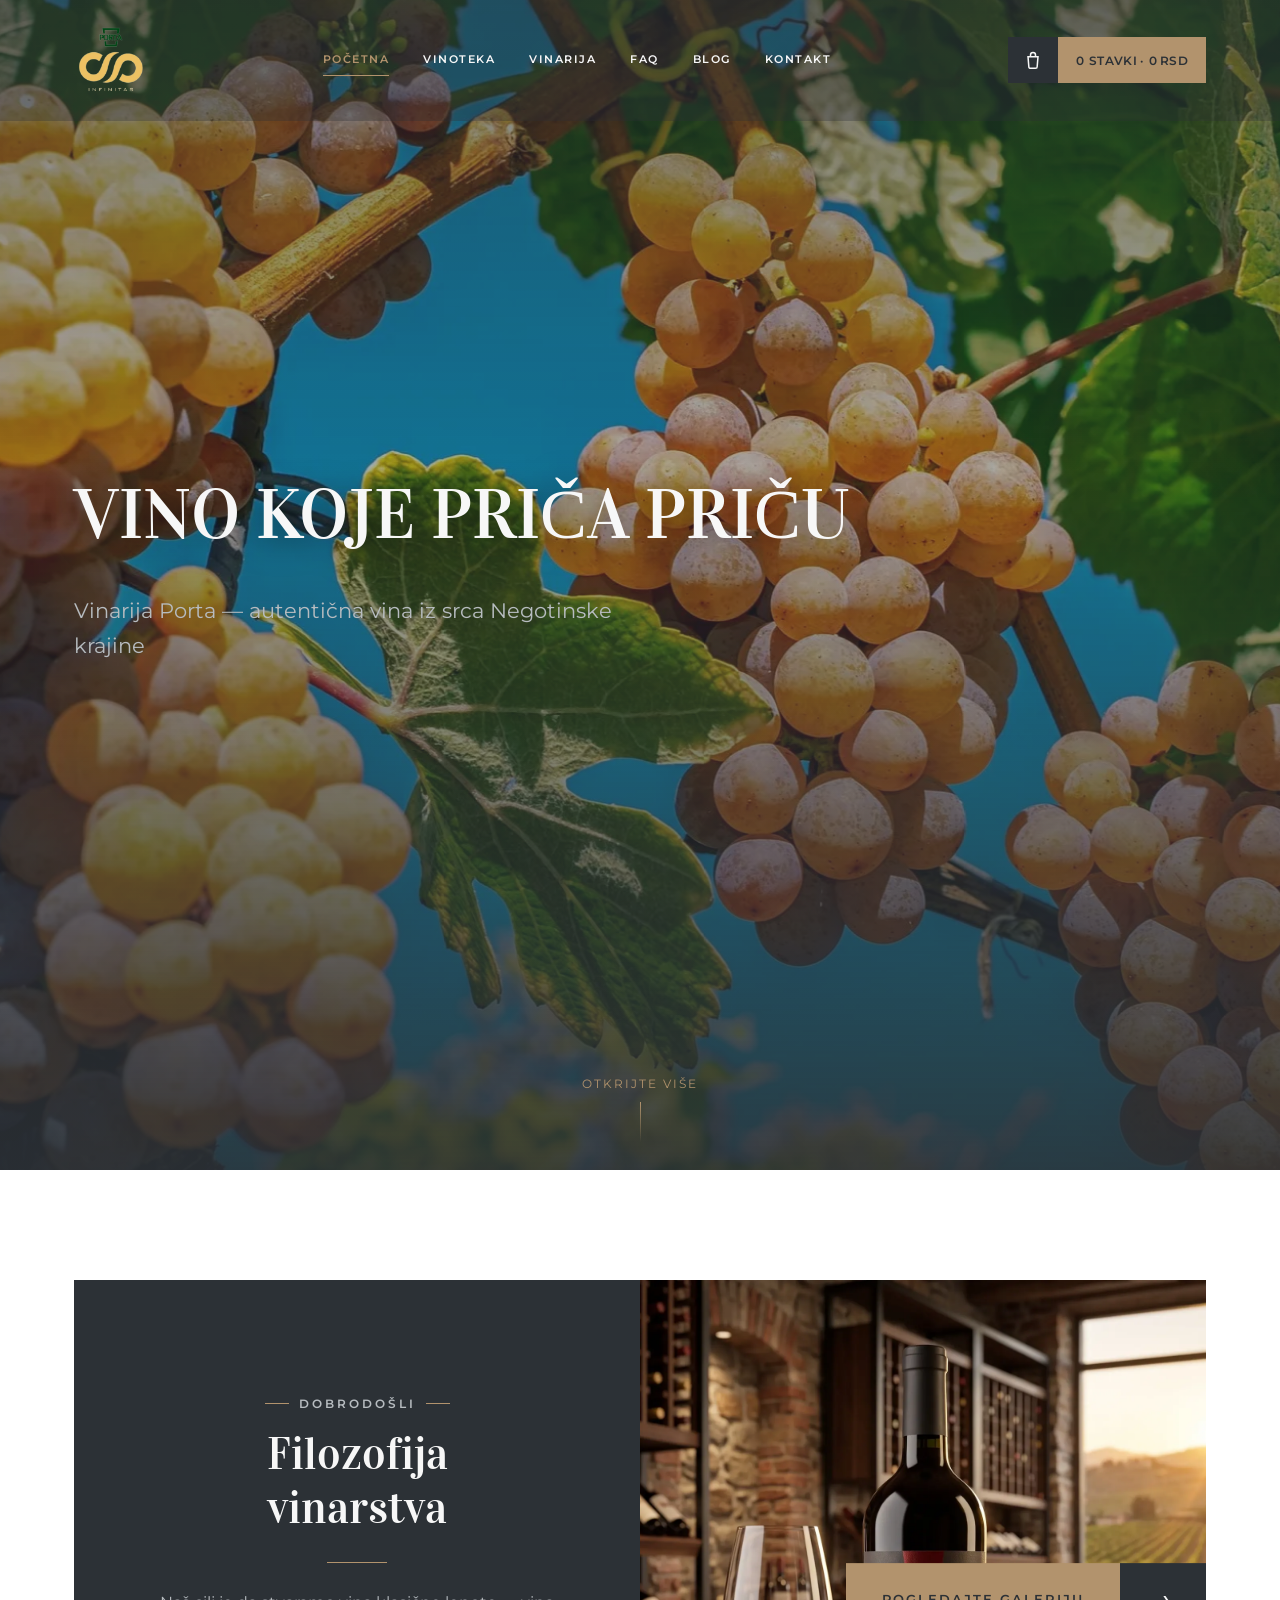
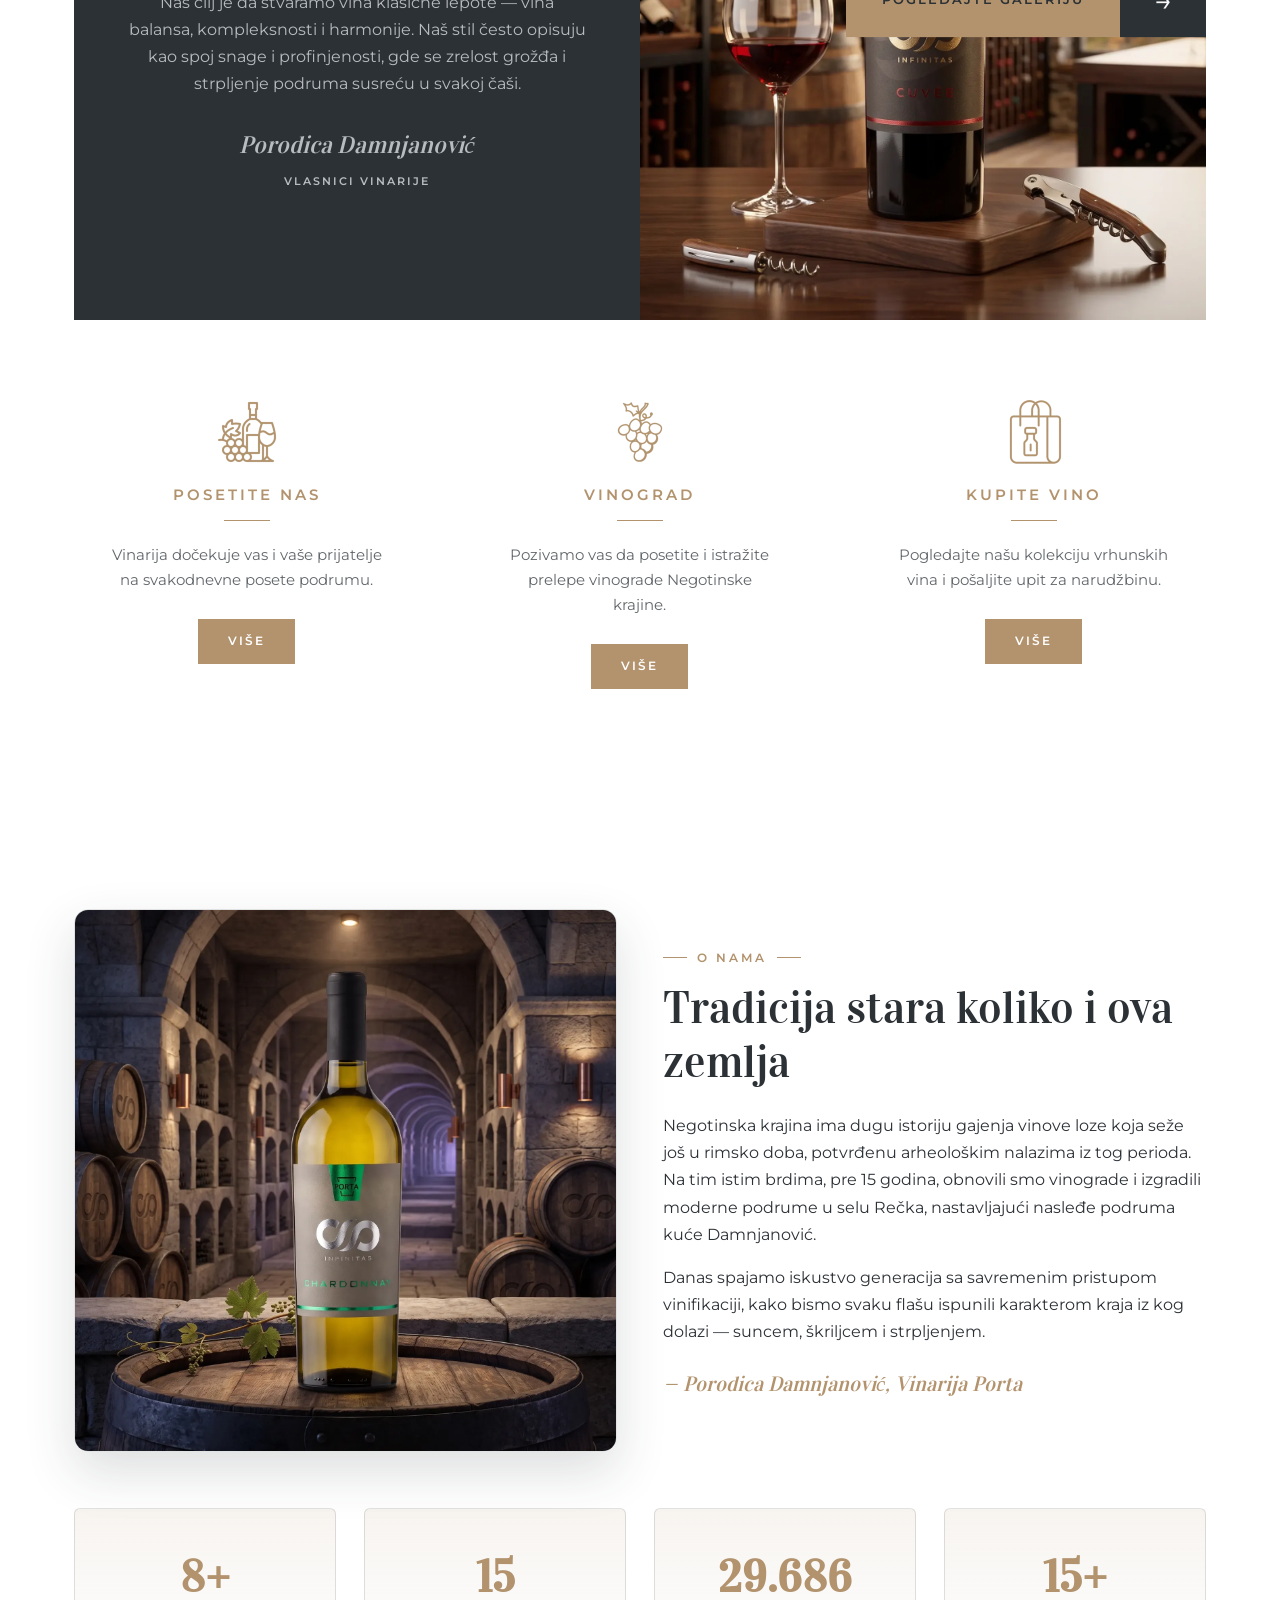
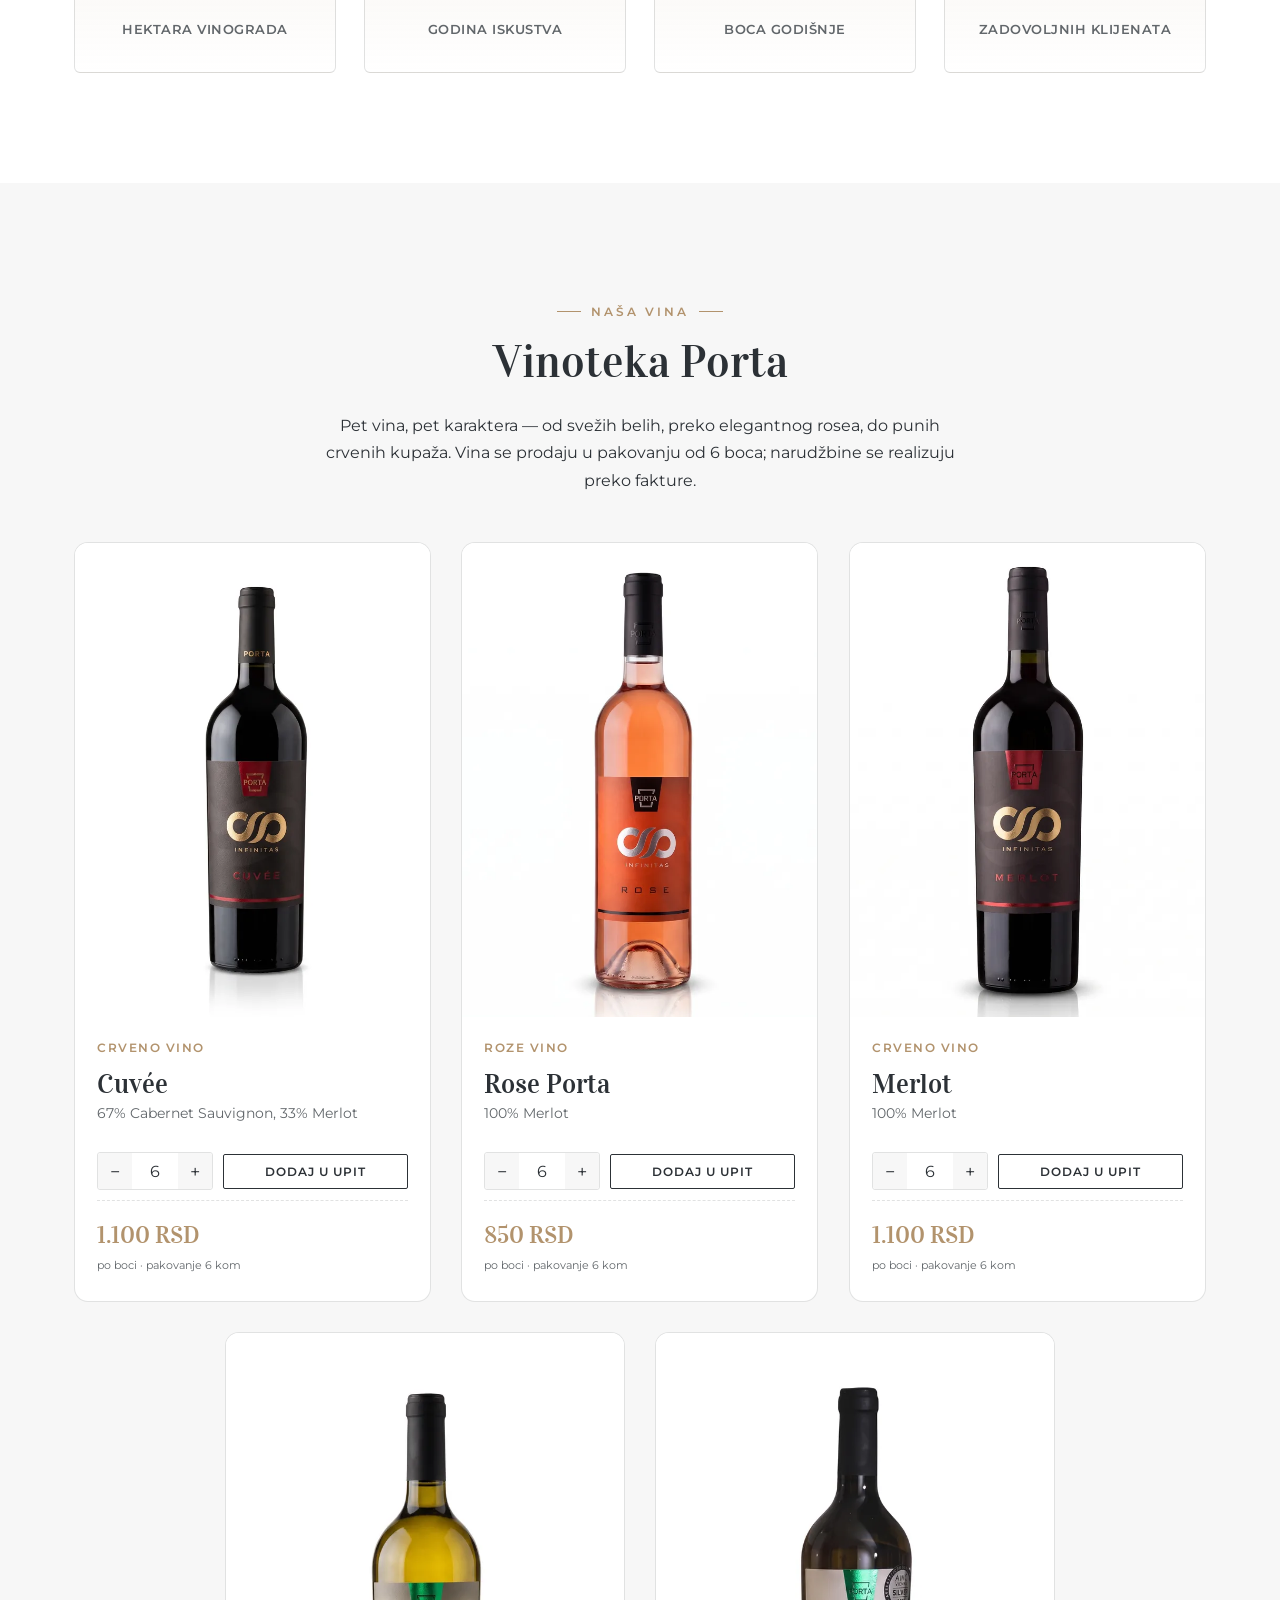
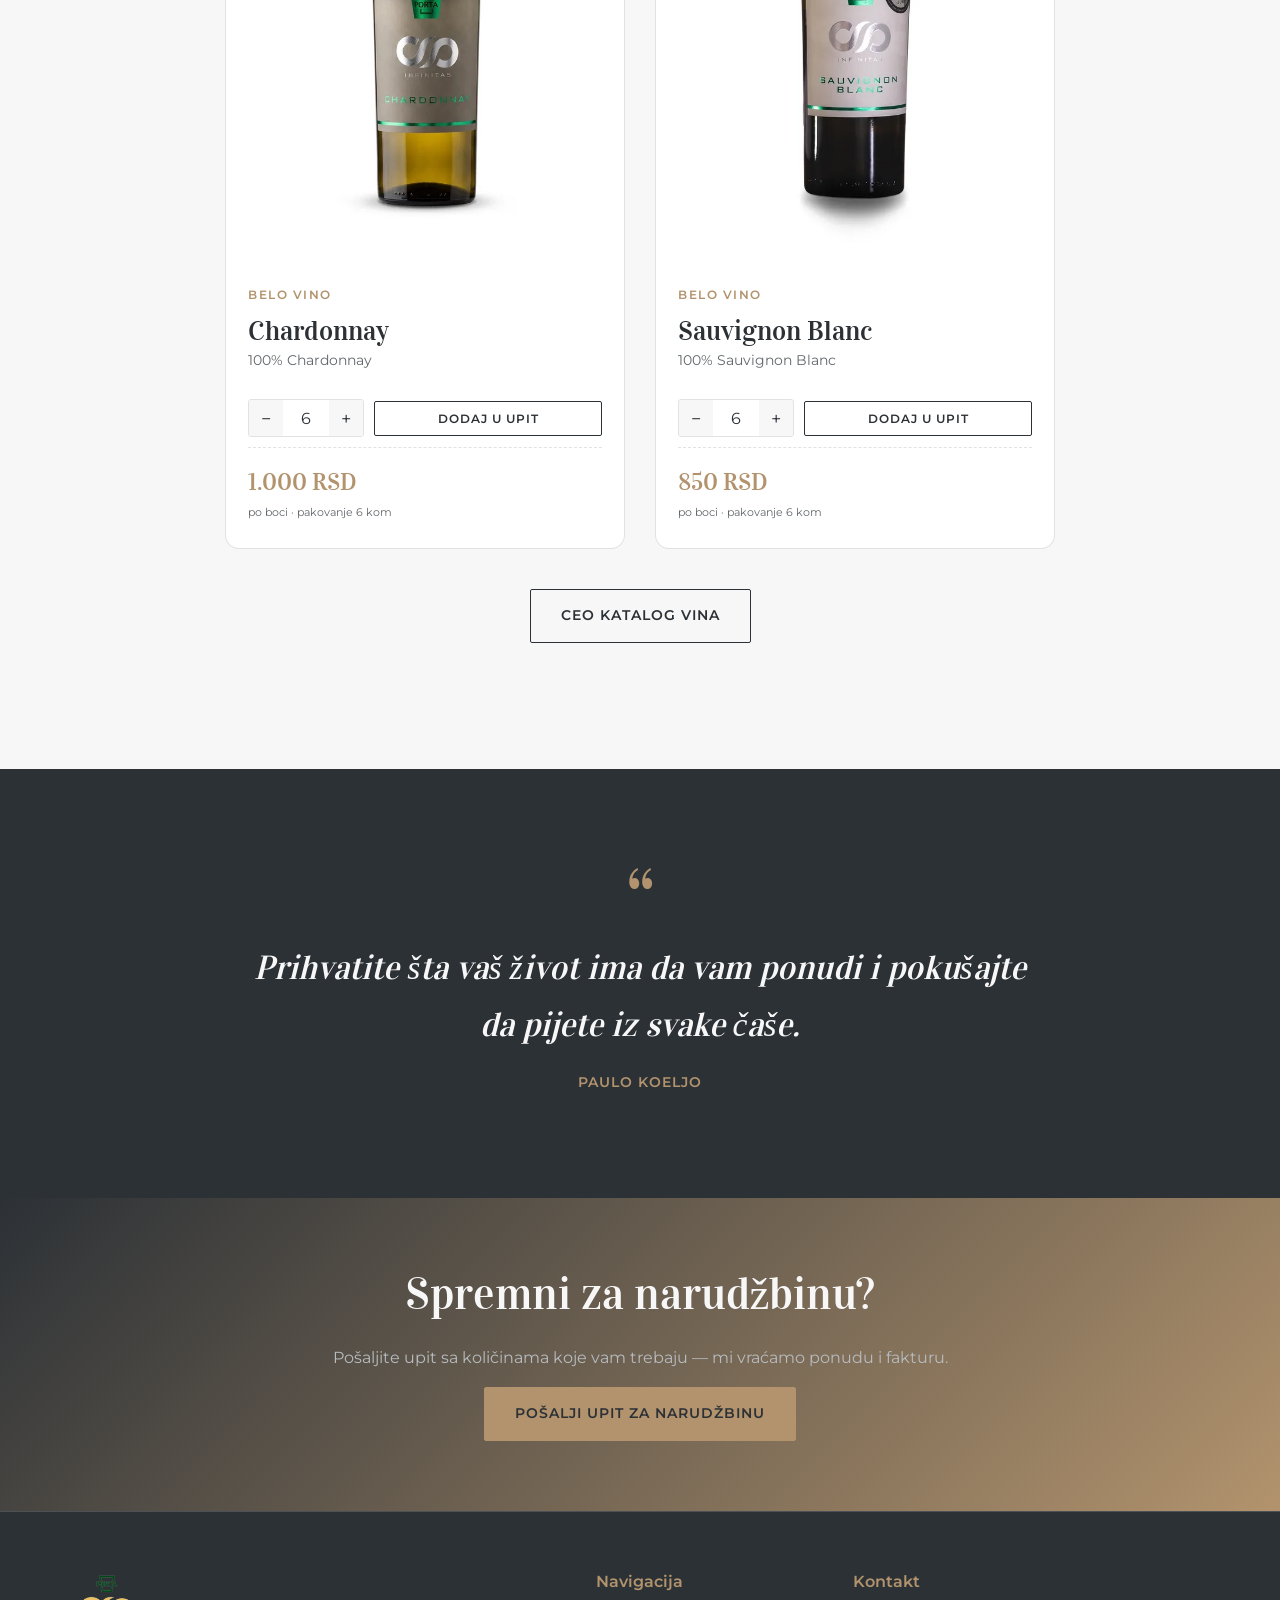
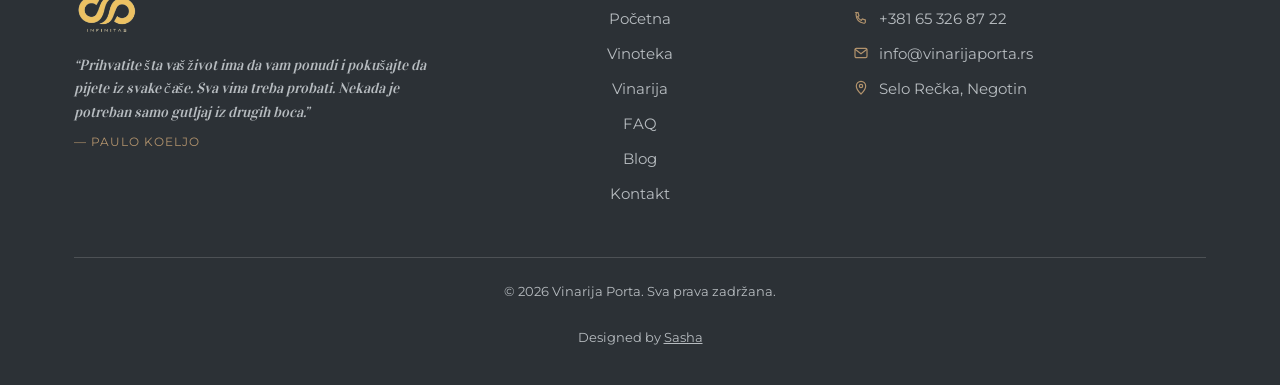
<file: index.html>
<!doctype html>
<html lang="sr">
<head>
<meta charset="UTF-8">
<meta name="viewport" content="width=device-width, initial-scale=1">
<title>Vinarija Porta | Vina iz Negotinske krajine, selo Rečka</title>
<meta name="description" content="Vinarija Porta iz sela Rečka kod Negotina proizvodi vrhunska vina — Cuvée, Chardonnay, Rose Porta, Sauvignon Blanc i Merlot. 15 godina tradicije, 8+ hektara vinograda u Negotinskoj krajini.">
<link rel="canonical" href="https://vinarijaporta.rs/">
<meta property="og:type" content="website">
<meta property="og:title" content="Vinarija Porta — umetnost vina iz srca Negotinske Krajine">
<meta property="og:description" content="Tradicija duga 15 godina, 8+ hektara vinograda i 30.000 boca vina godišnje. Cuvée, Chardonnay, Rose, Sauvignon Blanc, Merlot — pakovanje od 6 boca, uz fakturu.">
<meta property="og:image" content="https://vinarijaporta.rs/images/og-image.jpg">
<meta property="og:url" content="https://vinarijaporta.rs/">
<meta property="og:locale" content="sr_RS">
<meta name="twitter:card" content="summary_large_image">
<link rel="icon" href="images/favicon.svg" type="image/svg+xml">
<link rel="preconnect" href="https://fonts.googleapis.com">
<link rel="preconnect" href="https://fonts.gstatic.com" crossorigin>
<link href="https://fonts.googleapis.com/css2?family=Vidaloka&family=Montserrat:wght@300;400;500;600;700&display=swap" rel="stylesheet">
<link rel="stylesheet" href="css/style.css?v=20261125">
<script type="application/ld+json">
{
  "@context": "https://schema.org",
  "@type": "Winery",
  "name": "Vinarija Porta",
  "image": "https://vinarijaporta.rs/images/og-image.jpg",
  "url": "https://vinarijaporta.rs/",
  "telephone": "+381653268722",
  "email": "info@vinarijaporta.rs",
  "address": {
    "@type": "PostalAddress",
    "streetAddress": "Selo Rečka bb",
    "addressLocality": "Negotin",
    "addressRegion": "Negotinska krajina",
    "addressCountry": "RS"
  }
}
</script>
</head>
<body>

<header class="site-header">
  <div class="container nav">
    <a href="/" class="logo"><img src="images/logo-porta-infinitas.webp" alt="Vinarija Porta Infinitas" class="site-logo"></a>
    <nav class="nav-links" id="navLinks">
      <a href="/" class="active">Početna</a>
      <a href="/vinoteka">Vinoteka</a>
      <a href="/vinarija">Vinarija</a>
      <a href="/faq">FAQ</a>
      <a href="/blog">Blog</a>
      <a href="/kontakt">Kontakt</a>
    </nav>
    <div class="nav-actions">
      <button class="cart-btn" data-cart-open type="button" aria-label="Otvori korpu upita">
        <span class="cart-icon-box">
          <svg viewBox="0 0 24 24" fill="none" stroke="currentColor" stroke-width="1.8"><path d="M6 8h12l-1 12a2 2 0 0 1-2 2H9a2 2 0 0 1-2-2L6 8Z"/><path d="M9 8V6a3 3 0 0 1 6 0v2"/></svg>
          <span class="cart-icon-badge" data-cart-badge>0</span>
        </span>
        <span class="cart-info-box"><span data-cart-count>0</span> stavki &middot; <span data-cart-total-label>0 RSD</span></span>
      </button>
      <button class="nav-toggle" aria-label="Meni" type="button"><span></span><span></span><span></span></button>
    </div>
  </div>
</header>

<section class="hero">
  <div class="hero-slideshow" id="heroSlideshow">
    <div class="hero-slide is-active" style="background-image:url('images/couleur-grapes-3648343_1920.webp')"></div>
    <div class="hero-slide" style="background-image:url('images/stevepb-wine-2789265_1920.webp')"></div>
    <div class="hero-slide" style="background-image:url('images/pexels-picnic-1853380_1920.webp')"></div>
    <div class="hero-slide" style="background-image:url('images/franz26-ai-generated-8172472_1920.webp')"></div>
  </div>
  <div class="container">
    <div class="hero-content reveal">
      <h1 id="heroHeading">VINO KOJE PRIČA PRIČU</h1>
      <p class="lead" id="heroLead">Vinarija Porta — autentična vina iz srca Negotinske krajine</p>
    </div>
  </div>
  <div class="hero-scroll">Otkrijte više</div>
</section>

<a href="/vinoteka" class="hero-float-cta btn btn-primary" id="heroFloatCta">
  <svg viewBox="0 0 24 24" width="18" height="18" fill="none" stroke="currentColor" stroke-width="1.8"><path d="M9 2h6v5.5c0 .8.3 1.6.9 2.2l2 2c1.1 1.1 1.6 2.6 1.6 4.1v2.7A3.5 3.5 0 0 1 16 22H8a3.5 3.5 0 0 1-3.5-3.5v-2.7c0-1.5.5-3 1.6-4.1l2-2c.6-.6.9-1.4.9-2.2V2Z"/><path d="M9 2h6M6 15h12"/></svg>
  <span class="label">Pogledaj vinoteku</span>
</a>

<section class="philosophy-features section">
  <div class="container">
    <div class="philosophy-grid">
      <div class="philosophy-text">
        <div class="philosophy-text-inner reveal">
          <p class="eyebrow">Dobrodošli</p>
          <h2>Filozofija<br>vinarstva</h2>
          <hr class="philosophy-divider">
          <p>Naš cilj je da stvaramo vina klasične lepote — vina balansa, kompleksnosti i harmonije. Naš stil često opisuju kao spoj snage i profinjenosti, gde se zrelost grožđa i strpljenje podruma susreću u svakoj čaši.</p>
          <p class="philosophy-signature">Porodica Damnjanović<small>Vlasnici vinarije</small></p>
        </div>
      </div>
      <div class="philosophy-media reveal">
        <img src="images/cuvee-na-stolu.webp" alt="Cuvée Vinarije Porta na stolu u podrumu" loading="lazy" width="1600" height="1600">
        <a href="/vinarija" class="philosophy-cta">
          <span class="philosophy-cta-label">Pogledajte galeriju</span>
          <span class="philosophy-cta-arrow">&#8594;</span>
        </a>
      </div>
    </div>
  </div>
  <div class="container features">
    <div class="features-grid reveal-group">

      <div class="feature-item reveal">
        <div class="feature-icon">
          <img src="images/wine.webp" alt="" loading="lazy">
        </div>
        <h3 class="feature-title">Posetite nas</h3>
        <hr class="feature-divider">
        <p class="feature-text">Vinarija dočekuje vas i vaše prijatelje na svakodnevne posete podrumu.</p>
        <a href="/kontakt" class="feature-more">Više</a>
      </div>

      <div class="feature-item reveal">
        <div class="feature-icon">
          <img src="images/grapes.webp" alt="" loading="lazy">
        </div>
        <h3 class="feature-title">Vinograd</h3>
        <hr class="feature-divider">
        <p class="feature-text">Pozivamo vas da posetite i istražite prelepe vinograde Negotinske krajine.</p>
        <a href="/vinarija" class="feature-more">Više</a>
      </div>

      <div class="feature-item reveal">
        <div class="feature-icon">
          <img src="images/buy.webp" alt="" loading="lazy">
        </div>
        <h3 class="feature-title">Kupite vino</h3>
        <hr class="feature-divider">
        <p class="feature-text">Pogledajte našu kolekciju vrhunskih vina i pošaljite upit za narudžbinu.</p>
        <a href="/vinoteka" class="feature-more">Više</a>
      </div>

    </div>
  </div>
</section>

<section class="section" id="o-nama">
  <div class="container about-grid">
    <div class="about-media reveal">
      <img src="images/chardonnay-podrumu.webp" alt="Podrum vinarije Porta sa buradima za odležavanje vina" width="1600" height="1600" loading="lazy">
    </div>
    <div class="about-text reveal">
      <p class="eyebrow">O nama</p>
      <h2>Tradicija stara koliko i ova zemlja</h2>
      <p>Negotinska krajina ima dugu istoriju gajenja vinove loze koja seže još u rimsko doba, potvrđenu arheološkim nalazima iz tog perioda. Na tim istim brdima, pre 15 godina, obnovili smo vinograde i izgradili moderne podrume u selu Rečka, nastavljajući nasleđe podruma kuće Damnjanović.</p>
      <p>Danas spajamo iskustvo generacija sa savremenim pristupom vinifikaciji, kako bismo svaku flašu ispunili karakterom kraja iz kog dolazi — suncem, škriljcem i strpljenjem.</p>
      <p class="signature">— Porodica Damnjanović, Vinarija Porta</p>
    </div>
  </div>

  <div class="container">
    <div class="stats reveal-group">
      <div class="stat reveal"><strong class="counter" data-target="8" data-suffix="+">0</strong><span>Hektara vinograda</span></div>
      <div class="stat reveal"><strong class="counter" data-target="15" data-suffix="">0</strong><span>Godina iskustva</span></div>
      <div class="stat reveal"><strong class="counter" data-target="30000" data-suffix="">0</strong><span>Boca godišnje</span></div>
      <div class="stat reveal"><strong class="counter" data-target="15" data-suffix="+">0</strong><span>Zadovoljnih klijenata</span></div>
    </div>
  </div>
</section>

<section class="section section-alt" id="vina">
  <div class="container">
    <div class="section-head reveal">
      <p class="eyebrow">Naša vina</p>
      <h2>Vinoteka Porta</h2>
      <p>Pet vina, pet karaktera — od svežih belih, preko elegantnog rosea, do punih crvenih kupaža. Vina se prodaju u pakovanju od 6 boca; narudžbine se realizuju preko fakture.</p>
    </div>
    <div class="wine-grid reveal-group" data-products data-limit="5"></div>
    <p class="text-center" style="margin-top:40px;">
      <a href="/vinoteka" class="btn btn-outline">Ceo katalog vina</a>
    </p>
  </div>
</section>

<section class="quote-section">
  <div class="container reveal-group">
    <div class="quote-mark reveal">&ldquo;</div>
    <blockquote class="reveal">Prihvatite šta vaš život ima da vam ponudi i pokušajte da pijete iz svake čaše.</blockquote>
    <p class="quote-author reveal">Paulo Koeljo</p>
  </div>
</section>

<section class="cta-banner">
  <div class="container reveal-group">
    <h2 class="reveal">Spremni za narudžbinu?</h2>
    <p class="reveal">Pošaljite upit sa količinama koje vam trebaju — mi vraćamo ponudu i fakturu.</p>
    <a href="/kontakt#narudzbina" class="btn btn-primary reveal">Pošalji upit za narudžbinu</a>
  </div>
</section>

<footer class="site-footer">
  <div class="container">
    <div class="footer-grid">
      <div>
        <img src="images/logo-porta-infinitas.webp" alt="Vinarija Porta Infinitas" class="footer-logo" width="120" height="120" loading="lazy">
        <p class="footer-quote">&ldquo;Prihvatite šta vaš život ima da vam ponudi i pokušajte da pijete iz svake čaše. Sva vina treba probati. Nekada je potreban samo gutljaj iz drugih boca.&rdquo;<cite>— Paulo Koeljo</cite></p>
      </div>
      <div>
        <h4>Navigacija</h4>
        <ul>
          <li><a href="/">Početna</a></li>
          <li><a href="/vinoteka">Vinoteka</a></li>
          <li><a href="/vinarija">Vinarija</a></li>
          <li><a href="/faq">FAQ</a></li>
          <li><a href="/blog">Blog</a></li>
          <li><a href="/kontakt">Kontakt</a></li>
        </ul>
      </div>
      <div>
        <h4>Kontakt</h4>
        <ul class="footer-contact">
          <li><svg viewBox="0 0 24 24" width="16" height="16" fill="none" stroke="currentColor" stroke-width="1.8"><path d="M4.5 4h3l1.5 4.5-2 1.5a11 11 0 0 0 5.5 5.5l1.5-2 4.5 1.5v3c0 1-1 2-2.2 1.9C9.8 19 5 14.2 4.6 7.2 4.5 6 5.5 5 4.5 4Z"/></svg><a href="tel:+381653268722">+381 65 326 87 22</a></li>
          <li><svg viewBox="0 0 24 24" width="16" height="16" fill="none" stroke="currentColor" stroke-width="1.8"><rect x="3" y="5" width="18" height="14" rx="2"/><path d="M3 6.5 12 13l9-6.5"/></svg><a href="mailto:info@vinarijaporta.rs">info@vinarijaporta.rs</a></li>
          <li><svg viewBox="0 0 24 24" width="16" height="16" fill="none" stroke="currentColor" stroke-width="1.8"><path d="M12 21s7-6.5 7-12a7 7 0 1 0-14 0c0 5.5 7 12 7 12Z"/><circle cx="12" cy="9" r="2.5"/></svg><span>Selo Rečka, Negotin</span></li>
        </ul>
      </div>
    </div>
    <div class="footer-bottom">
      <p>&copy; <span id="year"></span> Vinarija Porta. Sva prava zadržana.</p>
      <p>Designed by <a href="tel:+381646758050">Sasha</a></p>
    </div>
  </div>
</footer>

<div class="cart-overlay" id="cartOverlay"></div>
<aside class="cart-drawer" id="cartDrawer">
  <div class="cart-drawer-head">
    <h3>Vaš upit</h3>
    <button class="cart-close" data-cart-close type="button" aria-label="Zatvori">&times;</button>
  </div>
  <div class="cart-items" id="cartItems"></div>
  <div class="cart-drawer-foot" id="cartDrawerFoot">
    <div class="cart-total-row"><span>Ukupno (orijentaciono)</span><strong id="cartTotal">0 RSD</strong></div>
    <a href="/kontakt#narudzbina" class="btn btn-primary btn-block">Pošalji upit za narudžbinu</a>
  </div>
</aside>

<button id="backToTop" class="back-to-top" type="button" aria-label="Nazad na vrh strane">
  <svg viewBox="0 0 24 24" fill="none" stroke="currentColor" stroke-width="2"><path d="M12 19V5M5 12l7-7 7 7"/></svg>
</button>

<script src="js/cart.js?v=20261125"></script>
<script src="js/main.js?v=20261125"></script>
</body>
</html>
</file>
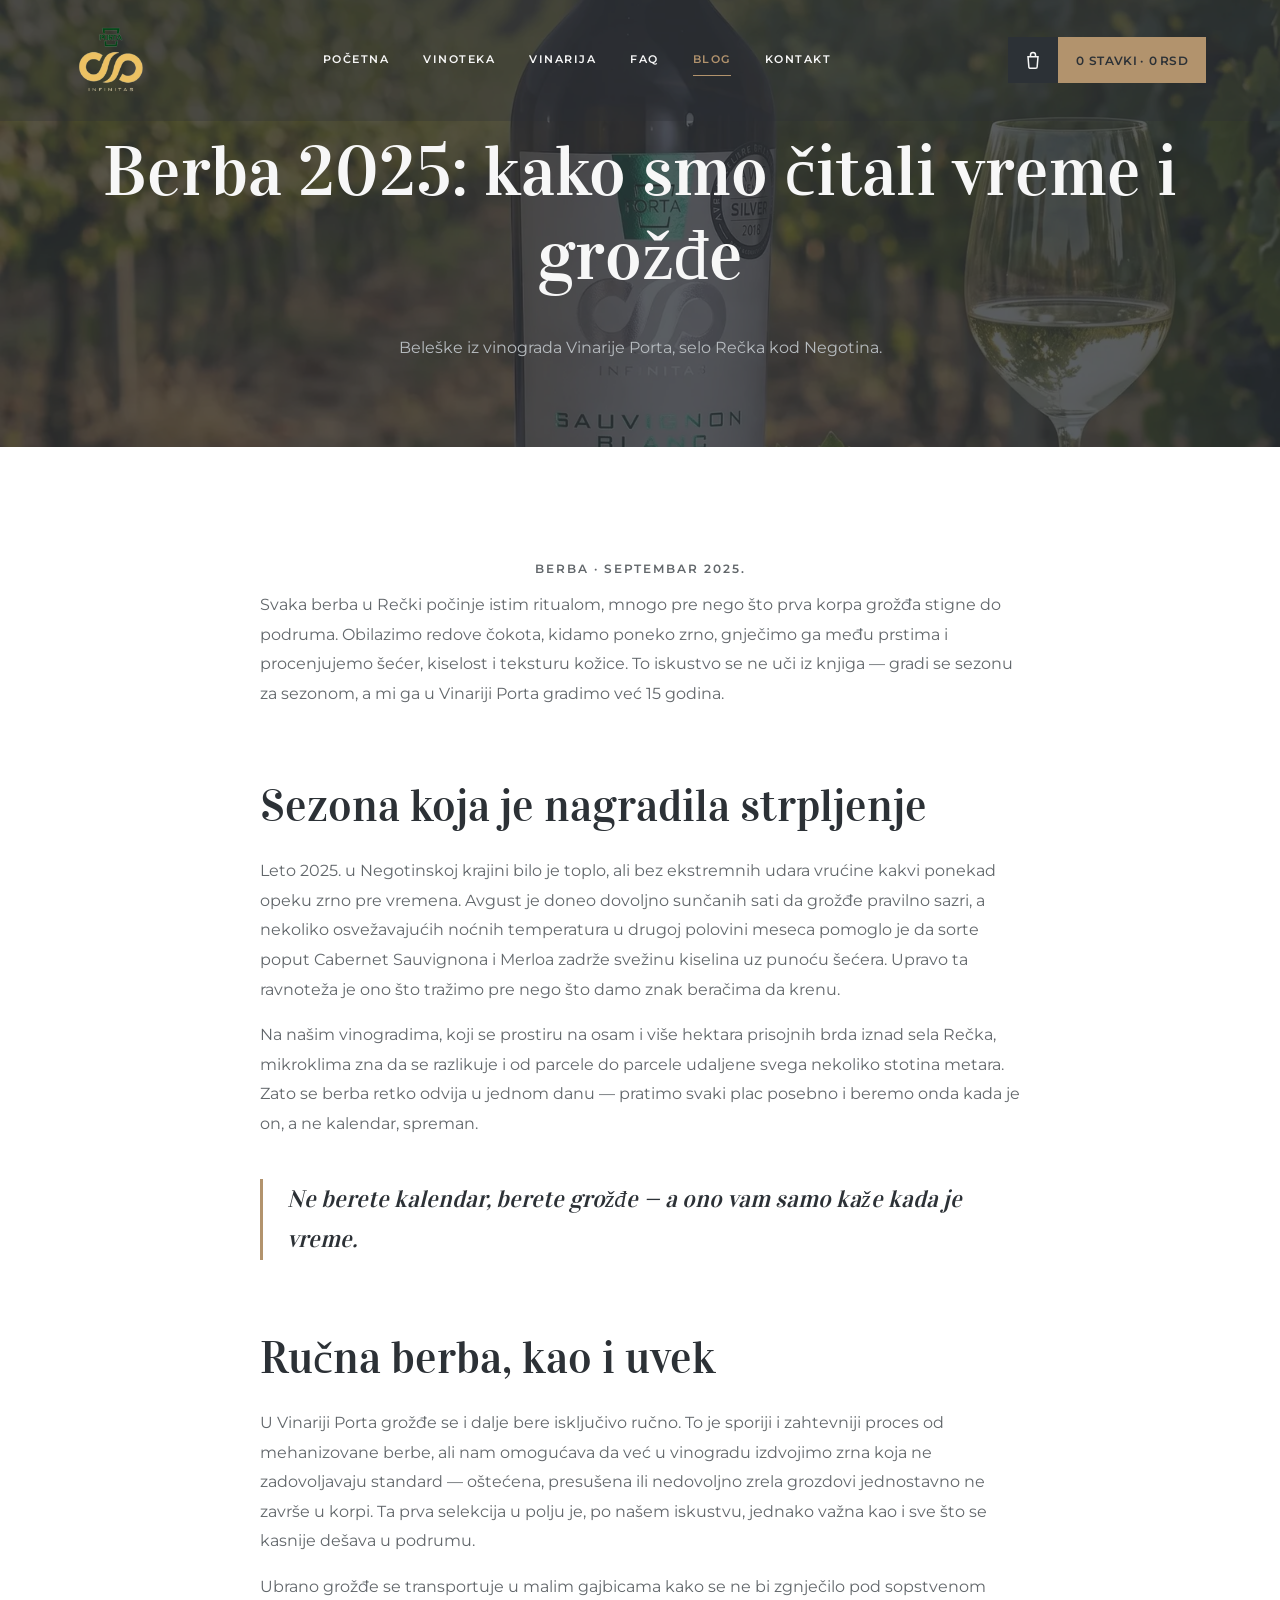
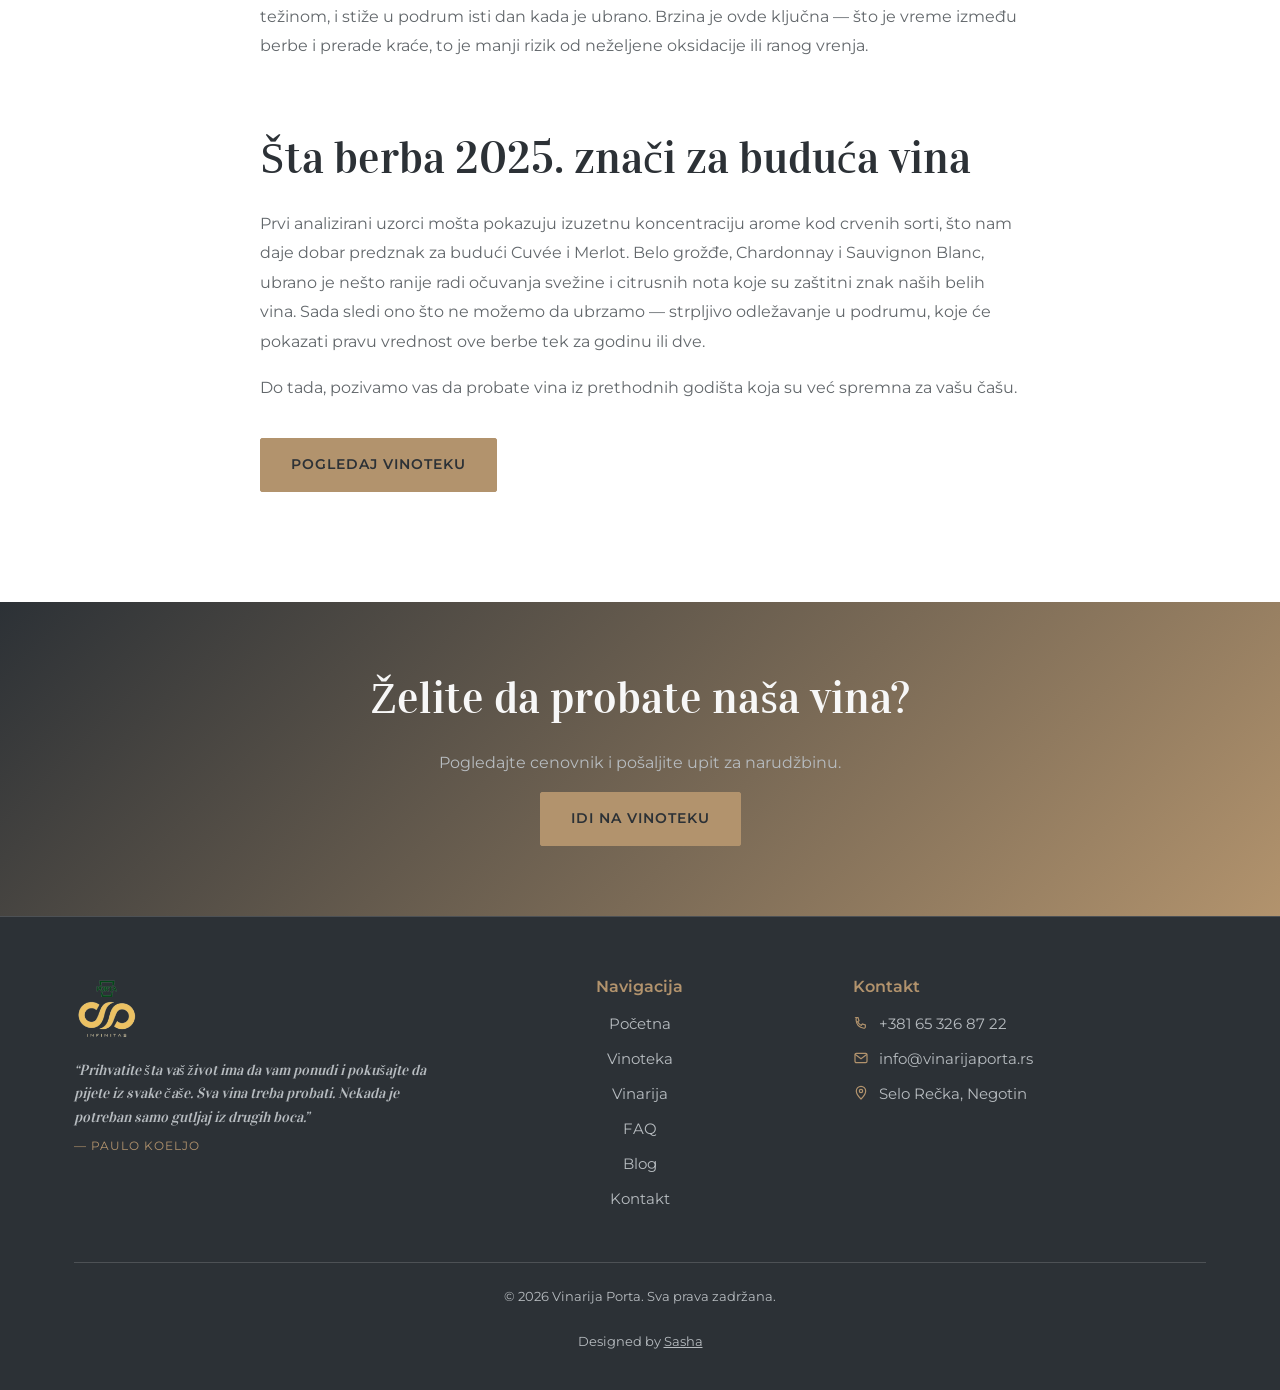
<file: blog-berba-2025.html>
<!doctype html>
<html lang="sr">
<head>
<meta charset="UTF-8">
<meta name="viewport" content="width=device-width, initial-scale=1">
<title>Berba 2025: kako smo čitali vreme i grožđe | Vinarija Porta</title>
<meta name="description" content="Priča o berbi 2025. godine u vinogradima Vinarije Porta u selu Rečka kod Negotina — sunčan septembar, ručna berba i put grožđa do podruma.">
<link rel="canonical" href="https://vinarijaporta.rs/blog-berba-2025">
<meta property="og:type" content="article">
<meta property="og:title" content="Berba 2025: kako smo čitali vreme i grožđe">
<meta property="og:description" content="Priča o berbi 2025. godine u vinogradima Vinarije Porta u selu Rečka kod Negotina.">
<meta property="og:image" content="https://vinarijaporta.rs/images/og-image.jpg">
<meta property="og:url" content="https://vinarijaporta.rs/blog-berba-2025">
<link rel="icon" href="images/favicon.svg" type="image/svg+xml">
<link rel="preconnect" href="https://fonts.googleapis.com">
<link rel="preconnect" href="https://fonts.gstatic.com" crossorigin>
<link href="https://fonts.googleapis.com/css2?family=Vidaloka&family=Montserrat:wght@300;400;500;600;700&display=swap" rel="stylesheet">
<link rel="stylesheet" href="css/style.css?v=20261125">
</head>
<body>

<header class="site-header">
  <div class="container nav">
    <a href="/" class="logo"><img src="images/logo-porta-infinitas.webp" alt="Vinarija Porta Infinitas" class="site-logo"></a>
    <nav class="nav-links" id="navLinks">
      <a href="/">Početna</a>
      <a href="/vinoteka">Vinoteka</a>
      <a href="/vinarija">Vinarija</a>
      <a href="/faq">FAQ</a>
      <a href="/blog" class="active">Blog</a>
      <a href="/kontakt">Kontakt</a>
    </nav>
    <div class="nav-actions">
      <button class="cart-btn" data-cart-open type="button" aria-label="Otvori korpu upita">
        <span class="cart-icon-box">
          <svg viewBox="0 0 24 24" fill="none" stroke="currentColor" stroke-width="1.8"><path d="M6 8h12l-1 12a2 2 0 0 1-2 2H9a2 2 0 0 1-2-2L6 8Z"/><path d="M9 8V6a3 3 0 0 1 6 0v2"/></svg>
          <span class="cart-icon-badge" data-cart-badge>0</span>
        </span>
        <span class="cart-info-box"><span data-cart-count>0</span> stavki &middot; <span data-cart-total-label>0 RSD</span></span>
      </button>
      <button class="nav-toggle" aria-label="Meni" type="button"><span></span><span></span><span></span></button>
    </div>
  </div>
</header>

<section class="page-hero" style="background-image:url('images/sauvignon-vinograd.webp')">
  <div class="container">
    <h1>Berba 2025: kako smo čitali vreme i grožđe</h1>
    <p>Beleške iz vinograda Vinarije Porta, selo Rečka kod Negotina.</p>
  </div>
</section>

<section class="section">
  <div class="container">
    <article class="article-body reveal">
      <p class="article-meta">Berba · Septembar 2025.</p>

      <p>Svaka berba u Rečki počinje istim ritualom, mnogo pre nego što prva korpa grožđa stigne do podruma. Obilazimo redove čokota, kidamo poneko zrno, gnječimo ga među prstima i procenjujemo šećer, kiselost i teksturu kožice. To iskustvo se ne uči iz knjiga — gradi se sezonu za sezonom, a mi ga u Vinariji Porta gradimo već 15 godina.</p>

      <h2>Sezona koja je nagradila strpljenje</h2>
      <p>Leto 2025. u Negotinskoj krajini bilo je toplo, ali bez ekstremnih udara vrućine kakvi ponekad opeku zrno pre vremena. Avgust je doneo dovoljno sunčanih sati da grožđe pravilno sazri, a nekoliko osvežavajućih noćnih temperatura u drugoj polovini meseca pomoglo je da sorte poput Cabernet Sauvignona i Merloa zadrže svežinu kiselina uz punoću šećera. Upravo ta ravnoteža je ono što tražimo pre nego što damo znak beračima da krenu.</p>

      <p>Na našim vinogradima, koji se prostiru na osam i više hektara prisojnih brda iznad sela Rečka, mikroklima zna da se razlikuje i od parcele do parcele udaljene svega nekoliko stotina metara. Zato se berba retko odvija u jednom danu — pratimo svaki plac posebno i beremo onda kada je on, a ne kalendar, spreman.</p>

      <div class="article-pull-quote">Ne berete kalendar, berete grožđe — a ono vam samo kaže kada je vreme.</div>

      <h2>Ručna berba, kao i uvek</h2>
      <p>U Vinariji Porta grožđe se i dalje bere isključivo ručno. To je sporiji i zahtevniji proces od mehanizovane berbe, ali nam omogućava da već u vinogradu izdvojimo zrna koja ne zadovoljavaju standard — oštećena, presušena ili nedovoljno zrela grozdovi jednostavno ne završe u korpi. Ta prva selekcija u polju je, po našem iskustvu, jednako važna kao i sve što se kasnije dešava u podrumu.</p>

      <p>Ubrano grožđe se transportuje u malim gajbicama kako se ne bi zgnječilo pod sopstvenom težinom, i stiže u podrum isti dan kada je ubrano. Brzina je ovde ključna — što je vreme između berbe i prerade kraće, to je manji rizik od neželjene oksidacije ili ranog vrenja.</p>

      <h2>Šta berba 2025. znači za buduća vina</h2>
      <p>Prvi analizirani uzorci mošta pokazuju izuzetnu koncentraciju arome kod crvenih sorti, što nam daje dobar predznak za budući Cuvée i Merlot. Belo grožđe, Chardonnay i Sauvignon Blanc, ubrano je nešto ranije radi očuvanja svežine i citrusnih nota koje su zaštitni znak naših belih vina. Sada sledi ono što ne možemo da ubrzamo — strpljivo odležavanje u podrumu, koje će pokazati pravu vrednost ove berbe tek za godinu ili dve.</p>

      <p>Do tada, pozivamo vas da probate vina iz prethodnih godišta koja su već spremna za vašu čašu.</p>

      <a href="/vinoteka" class="btn btn-primary article-back">Pogledaj vinoteku</a>
    </article>
  </div>
</section>

<section class="cta-banner">
  <div class="container reveal-group">
    <h2 class="reveal">Želite da probate naša vina?</h2>
    <p class="reveal">Pogledajte cenovnik i pošaljite upit za narudžbinu.</p>
    <a href="/vinoteka" class="btn btn-primary reveal">Idi na vinoteku</a>
  </div>
</section>

<footer class="site-footer">
  <div class="container">
    <div class="footer-grid">
      <div>
        <img src="images/logo-porta-infinitas.webp" alt="Vinarija Porta Infinitas" class="footer-logo" width="120" height="120" loading="lazy">
        <p class="footer-quote">&ldquo;Prihvatite šta vaš život ima da vam ponudi i pokušajte da pijete iz svake čaše. Sva vina treba probati. Nekada je potreban samo gutljaj iz drugih boca.&rdquo;<cite>— Paulo Koeljo</cite></p>
      </div>
      <div>
        <h4>Navigacija</h4>
        <ul>
          <li><a href="/">Početna</a></li>
          <li><a href="/vinoteka">Vinoteka</a></li>
          <li><a href="/vinarija">Vinarija</a></li>
          <li><a href="/faq">FAQ</a></li>
          <li><a href="/blog">Blog</a></li>
          <li><a href="/kontakt">Kontakt</a></li>
        </ul>
      </div>
      <div>
        <h4>Kontakt</h4>
        <ul class="footer-contact">
          <li><svg viewBox="0 0 24 24" width="16" height="16" fill="none" stroke="currentColor" stroke-width="1.8"><path d="M4.5 4h3l1.5 4.5-2 1.5a11 11 0 0 0 5.5 5.5l1.5-2 4.5 1.5v3c0 1-1 2-2.2 1.9C9.8 19 5 14.2 4.6 7.2 4.5 6 5.5 5 4.5 4Z"/></svg><a href="tel:+381653268722">+381 65 326 87 22</a></li>
          <li><svg viewBox="0 0 24 24" width="16" height="16" fill="none" stroke="currentColor" stroke-width="1.8"><rect x="3" y="5" width="18" height="14" rx="2"/><path d="M3 6.5 12 13l9-6.5"/></svg><a href="mailto:info@vinarijaporta.rs">info@vinarijaporta.rs</a></li>
          <li><svg viewBox="0 0 24 24" width="16" height="16" fill="none" stroke="currentColor" stroke-width="1.8"><path d="M12 21s7-6.5 7-12a7 7 0 1 0-14 0c0 5.5 7 12 7 12Z"/><circle cx="12" cy="9" r="2.5"/></svg><span>Selo Rečka, Negotin</span></li>
        </ul>
      </div>
    </div>
    <div class="footer-bottom">
      <p>&copy; <span id="year"></span> Vinarija Porta. Sva prava zadržana.</p>
      <p>Designed by <a href="tel:+381646758050">Sasha</a></p>
    </div>
  </div>
</footer>

<div class="cart-overlay" id="cartOverlay"></div>
<aside class="cart-drawer" id="cartDrawer">
  <div class="cart-drawer-head">
    <h3>Vaš upit</h3>
    <button class="cart-close" data-cart-close type="button" aria-label="Zatvori">&times;</button>
  </div>
  <div class="cart-items" id="cartItems"></div>
  <div class="cart-drawer-foot" id="cartDrawerFoot">
    <div class="cart-total-row"><span>Ukupno (orijentaciono)</span><strong id="cartTotal">0 RSD</strong></div>
    <a href="/kontakt#narudzbina" class="btn btn-primary btn-block">Pošalji upit za narudžbinu</a>
  </div>
</aside>

<button id="backToTop" class="back-to-top" type="button" aria-label="Nazad na vrh strane">
  <svg viewBox="0 0 24 24" fill="none" stroke="currentColor" stroke-width="2"><path d="M12 19V5M5 12l7-7 7 7"/></svg>
</button>

<script src="js/cart.js?v=20261125"></script>
<script src="js/main.js?v=20261125"></script>
</body>
</html>
</file>
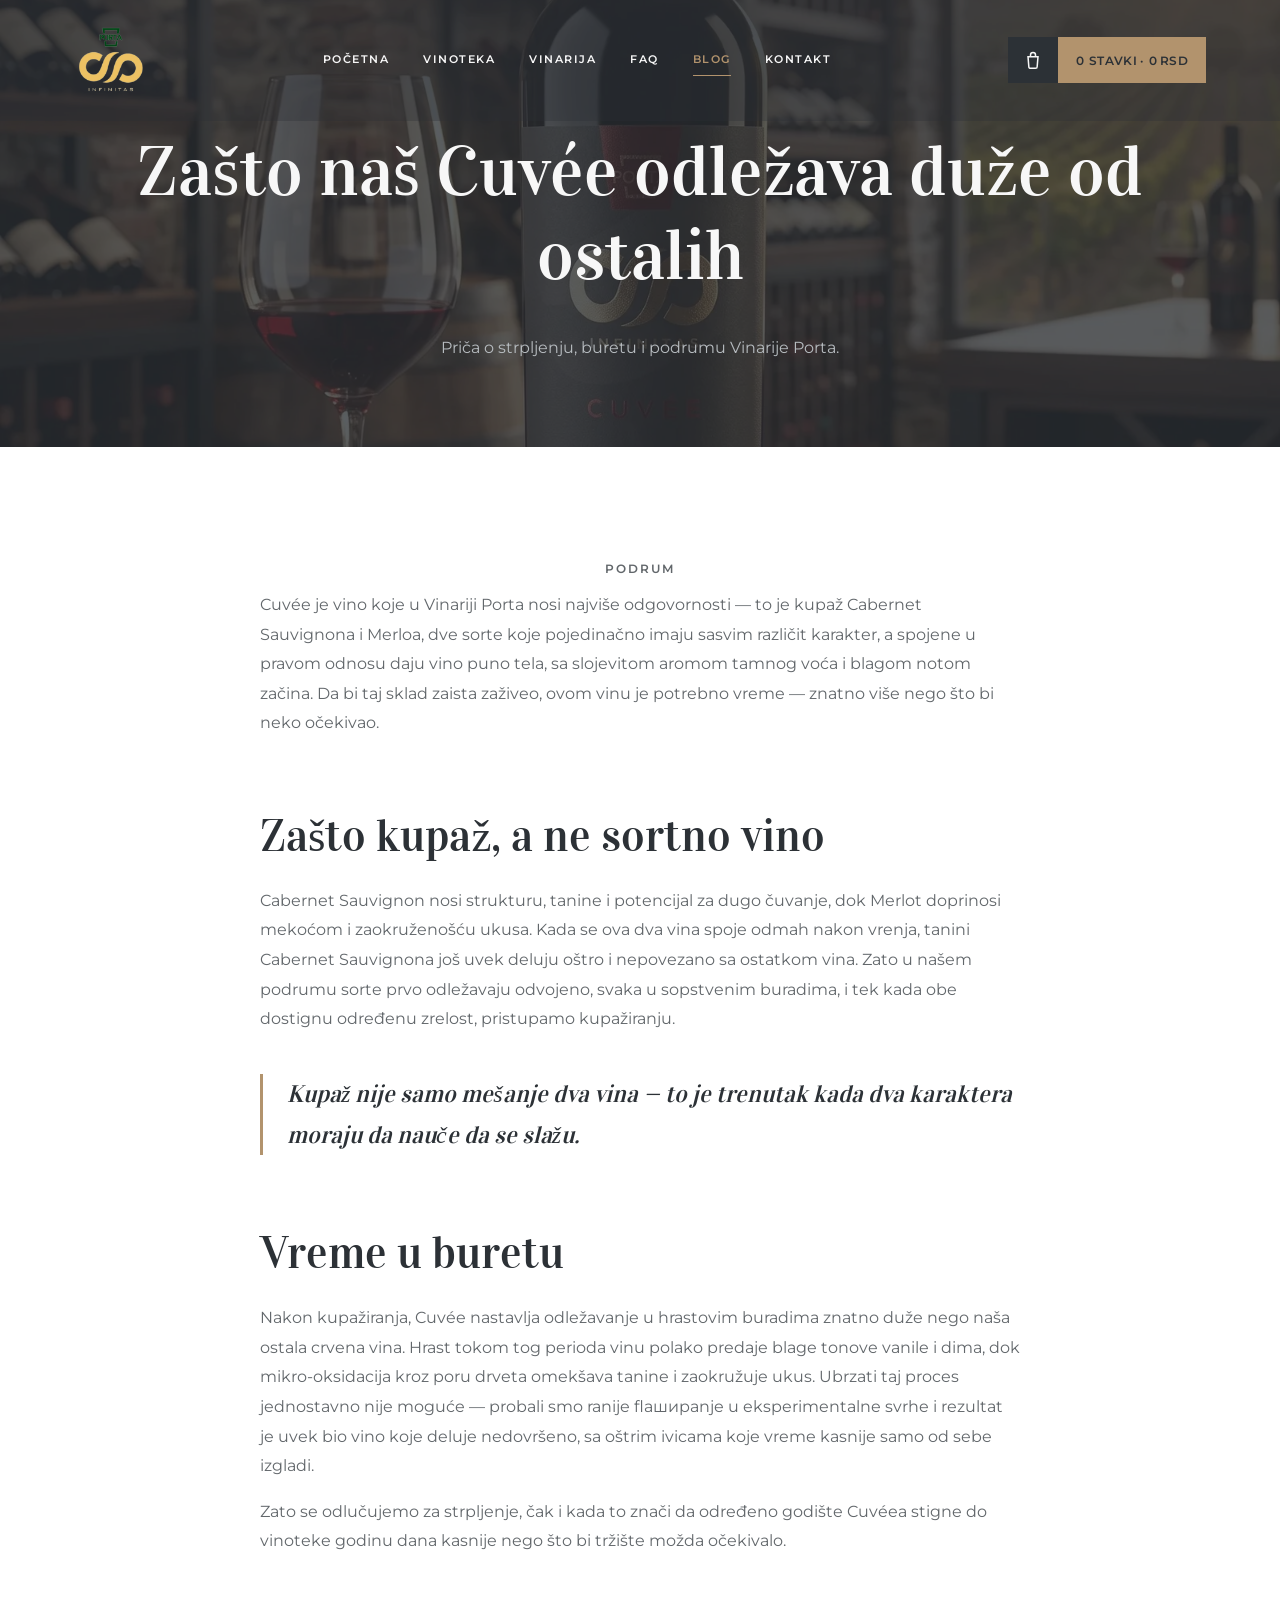
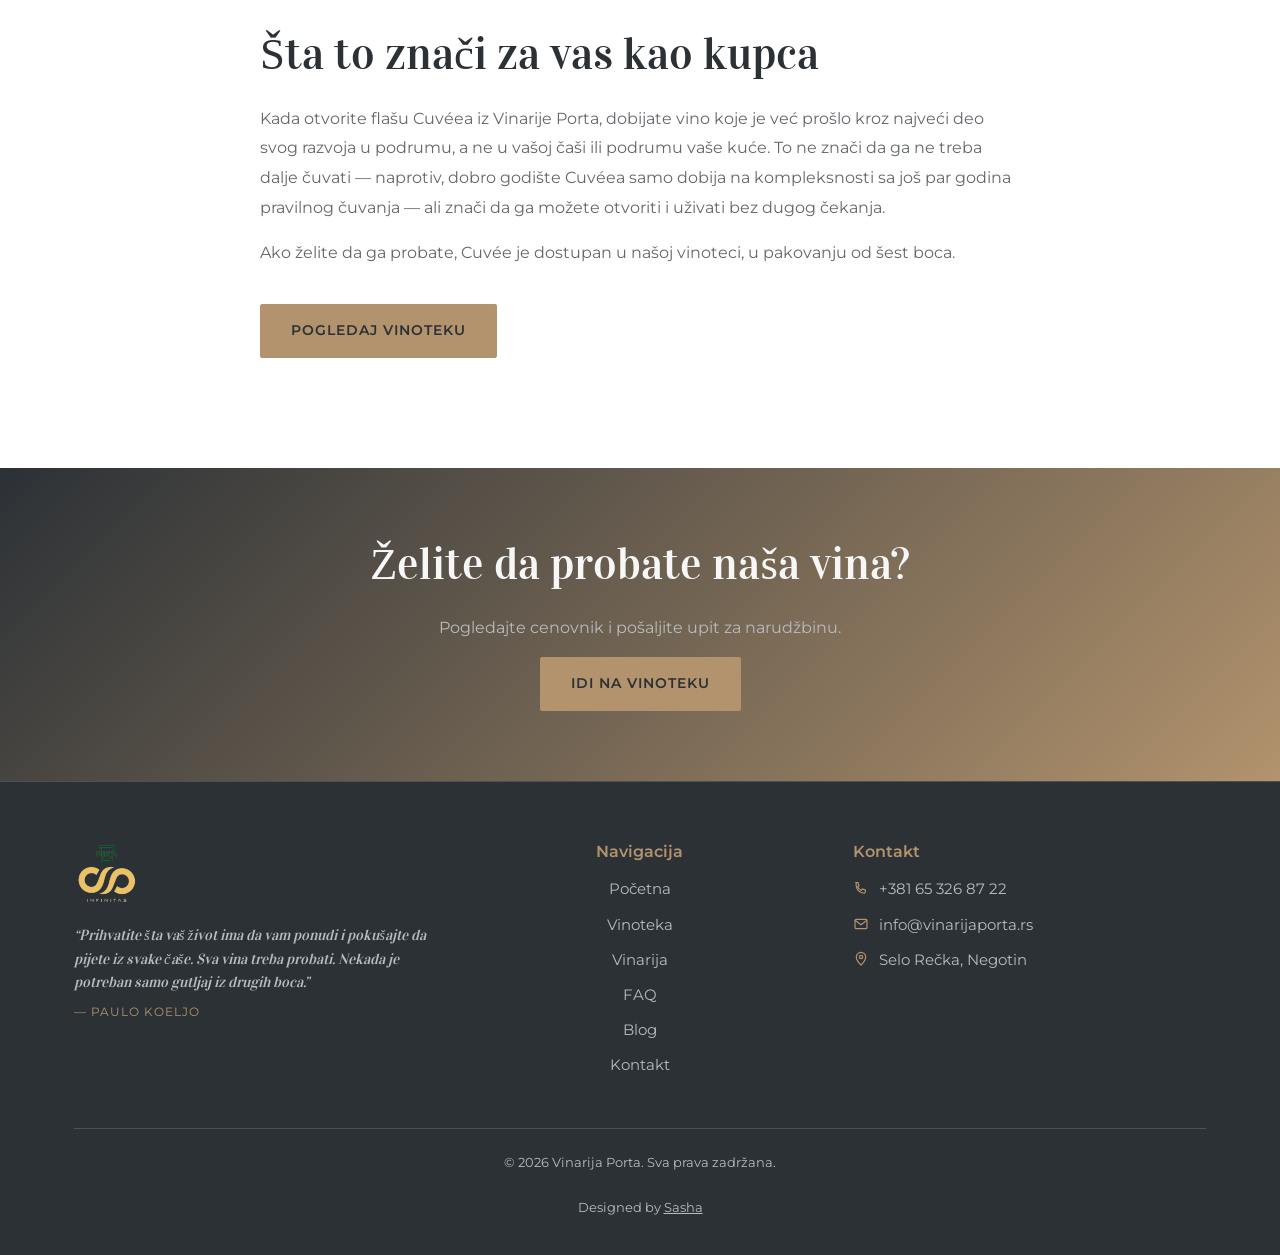
<file: blog-cuvee-odlezavanje.html>
<!doctype html>
<html lang="sr">
<head>
<meta charset="UTF-8">
<meta name="viewport" content="width=device-width, initial-scale=1">
<title>Zašto naš Cuvée odležava duže od ostalih | Vinarija Porta</title>
<meta name="description" content="Zašto kupaž Cabernet Sauvignona i Merloa u podrumu Vinarije Porta provodi više vremena u buretu pre nego što stigne do flaše.">
<link rel="canonical" href="https://vinarijaporta.rs/blog-cuvee-odlezavanje">
<meta property="og:type" content="article">
<meta property="og:title" content="Zašto naš Cuvée odležava duže od ostalih">
<meta property="og:description" content="Priča o odležavanju Cuvée vina u podrumu Vinarije Porta u selu Rečka kod Negotina.">
<meta property="og:image" content="https://vinarijaporta.rs/images/og-image.jpg">
<meta property="og:url" content="https://vinarijaporta.rs/blog-cuvee-odlezavanje">
<link rel="icon" href="images/favicon.svg" type="image/svg+xml">
<link rel="preconnect" href="https://fonts.googleapis.com">
<link rel="preconnect" href="https://fonts.gstatic.com" crossorigin>
<link href="https://fonts.googleapis.com/css2?family=Vidaloka&family=Montserrat:wght@300;400;500;600;700&display=swap" rel="stylesheet">
<link rel="stylesheet" href="css/style.css?v=20261125">
</head>
<body>

<header class="site-header">
  <div class="container nav">
    <a href="/" class="logo"><img src="images/logo-porta-infinitas.webp" alt="Vinarija Porta Infinitas" class="site-logo"></a>
    <nav class="nav-links" id="navLinks">
      <a href="/">Početna</a>
      <a href="/vinoteka">Vinoteka</a>
      <a href="/vinarija">Vinarija</a>
      <a href="/faq">FAQ</a>
      <a href="/blog" class="active">Blog</a>
      <a href="/kontakt">Kontakt</a>
    </nav>
    <div class="nav-actions">
      <button class="cart-btn" data-cart-open type="button" aria-label="Otvori korpu upita">
        <span class="cart-icon-box">
          <svg viewBox="0 0 24 24" fill="none" stroke="currentColor" stroke-width="1.8"><path d="M6 8h12l-1 12a2 2 0 0 1-2 2H9a2 2 0 0 1-2-2L6 8Z"/><path d="M9 8V6a3 3 0 0 1 6 0v2"/></svg>
          <span class="cart-icon-badge" data-cart-badge>0</span>
        </span>
        <span class="cart-info-box"><span data-cart-count>0</span> stavki &middot; <span data-cart-total-label>0 RSD</span></span>
      </button>
      <button class="nav-toggle" aria-label="Meni" type="button"><span></span><span></span><span></span></button>
    </div>
  </div>
</header>

<section class="page-hero" style="background-image:url('images/cuvee-na-stolu.webp')">
  <div class="container">
    <h1>Zašto naš Cuvée odležava duže od ostalih</h1>
    <p>Priča o strpljenju, buretu i podrumu Vinarije Porta.</p>
  </div>
</section>

<section class="section">
  <div class="container">
    <article class="article-body reveal">
      <p class="article-meta">Podrum</p>

      <p>Cuvée je vino koje u Vinariji Porta nosi najviše odgovornosti — to je kupaž Cabernet Sauvignona i Merloa, dve sorte koje pojedinačno imaju sasvim različit karakter, a spojene u pravom odnosu daju vino puno tela, sa slojevitom aromom tamnog voća i blagom notom začina. Da bi taj sklad zaista zaživeo, ovom vinu je potrebno vreme — znatno više nego što bi neko očekivao.</p>

      <h2>Zašto kupaž, a ne sortno vino</h2>
      <p>Cabernet Sauvignon nosi strukturu, tanine i potencijal za dugo čuvanje, dok Merlot doprinosi mekoćom i zaokruženošću ukusa. Kada se ova dva vina spoje odmah nakon vrenja, tanini Cabernet Sauvignona još uvek deluju oštro i nepovezano sa ostatkom vina. Zato u našem podrumu sorte prvo odležavaju odvojeno, svaka u sopstvenim buradima, i tek kada obe dostignu određenu zrelost, pristupamo kupažiranju.</p>

      <div class="article-pull-quote">Kupaž nije samo mešanje dva vina — to je trenutak kada dva karaktera moraju da nauče da se slažu.</div>

      <h2>Vreme u buretu</h2>
      <p>Nakon kupažiranja, Cuvée nastavlja odležavanje u hrastovim buradima znatno duže nego naša ostala crvena vina. Hrast tokom tog perioda vinu polako predaje blage tonove vanile i dima, dok mikro-oksidacija kroz poru drveta omekšava tanine i zaokružuje ukus. Ubrzati taj proces jednostavno nije moguće — probali smo ranije flaширanje u eksperimentalne svrhe i rezultat je uvek bio vino koje deluje nedovršeno, sa oštrim ivicama koje vreme kasnije samo od sebe izgladi.</p>

      <p>Zato se odlučujemo za strpljenje, čak i kada to znači da određeno godište Cuvéea stigne do vinoteke godinu dana kasnije nego što bi tržište možda očekivalo.</p>

      <h2>Šta to znači za vas kao kupca</h2>
      <p>Kada otvorite flašu Cuvéea iz Vinarije Porta, dobijate vino koje je već prošlo kroz najveći deo svog razvoja u podrumu, a ne u vašoj čaši ili podrumu vaše kuće. To ne znači da ga ne treba dalje čuvati — naprotiv, dobro godište Cuvéea samo dobija na kompleksnosti sa još par godina pravilnog čuvanja — ali znači da ga možete otvoriti i uživati bez dugog čekanja.</p>

      <p>Ako želite da ga probate, Cuvée je dostupan u našoj vinoteci, u pakovanju od šest boca.</p>

      <a href="/vinoteka" class="btn btn-primary article-back">Pogledaj vinoteku</a>
    </article>
  </div>
</section>

<section class="cta-banner">
  <div class="container reveal-group">
    <h2 class="reveal">Želite da probate naša vina?</h2>
    <p class="reveal">Pogledajte cenovnik i pošaljite upit za narudžbinu.</p>
    <a href="/vinoteka" class="btn btn-primary reveal">Idi na vinoteku</a>
  </div>
</section>

<footer class="site-footer">
  <div class="container">
    <div class="footer-grid">
      <div>
        <img src="images/logo-porta-infinitas.webp" alt="Vinarija Porta Infinitas" class="footer-logo" width="120" height="120" loading="lazy">
        <p class="footer-quote">&ldquo;Prihvatite šta vaš život ima da vam ponudi i pokušajte da pijete iz svake čaše. Sva vina treba probati. Nekada je potreban samo gutljaj iz drugih boca.&rdquo;<cite>— Paulo Koeljo</cite></p>
      </div>
      <div>
        <h4>Navigacija</h4>
        <ul>
          <li><a href="/">Početna</a></li>
          <li><a href="/vinoteka">Vinoteka</a></li>
          <li><a href="/vinarija">Vinarija</a></li>
          <li><a href="/faq">FAQ</a></li>
          <li><a href="/blog">Blog</a></li>
          <li><a href="/kontakt">Kontakt</a></li>
        </ul>
      </div>
      <div>
        <h4>Kontakt</h4>
        <ul class="footer-contact">
          <li><svg viewBox="0 0 24 24" width="16" height="16" fill="none" stroke="currentColor" stroke-width="1.8"><path d="M4.5 4h3l1.5 4.5-2 1.5a11 11 0 0 0 5.5 5.5l1.5-2 4.5 1.5v3c0 1-1 2-2.2 1.9C9.8 19 5 14.2 4.6 7.2 4.5 6 5.5 5 4.5 4Z"/></svg><a href="tel:+381653268722">+381 65 326 87 22</a></li>
          <li><svg viewBox="0 0 24 24" width="16" height="16" fill="none" stroke="currentColor" stroke-width="1.8"><rect x="3" y="5" width="18" height="14" rx="2"/><path d="M3 6.5 12 13l9-6.5"/></svg><a href="mailto:info@vinarijaporta.rs">info@vinarijaporta.rs</a></li>
          <li><svg viewBox="0 0 24 24" width="16" height="16" fill="none" stroke="currentColor" stroke-width="1.8"><path d="M12 21s7-6.5 7-12a7 7 0 1 0-14 0c0 5.5 7 12 7 12Z"/><circle cx="12" cy="9" r="2.5"/></svg><span>Selo Rečka, Negotin</span></li>
        </ul>
      </div>
    </div>
    <div class="footer-bottom">
      <p>&copy; <span id="year"></span> Vinarija Porta. Sva prava zadržana.</p>
      <p>Designed by <a href="tel:+381646758050">Sasha</a></p>
    </div>
  </div>
</footer>

<div class="cart-overlay" id="cartOverlay"></div>
<aside class="cart-drawer" id="cartDrawer">
  <div class="cart-drawer-head">
    <h3>Vaš upit</h3>
    <button class="cart-close" data-cart-close type="button" aria-label="Zatvori">&times;</button>
  </div>
  <div class="cart-items" id="cartItems"></div>
  <div class="cart-drawer-foot" id="cartDrawerFoot">
    <div class="cart-total-row"><span>Ukupno (orijentaciono)</span><strong id="cartTotal">0 RSD</strong></div>
    <a href="/kontakt#narudzbina" class="btn btn-primary btn-block">Pošalji upit za narudžbinu</a>
  </div>
</aside>

<button id="backToTop" class="back-to-top" type="button" aria-label="Nazad na vrh strane">
  <svg viewBox="0 0 24 24" fill="none" stroke="currentColor" stroke-width="2"><path d="M12 19V5M5 12l7-7 7 7"/></svg>
</button>

<script src="js/cart.js?v=20261125"></script>
<script src="js/main.js?v=20261125"></script>
</body>
</html>
</file>
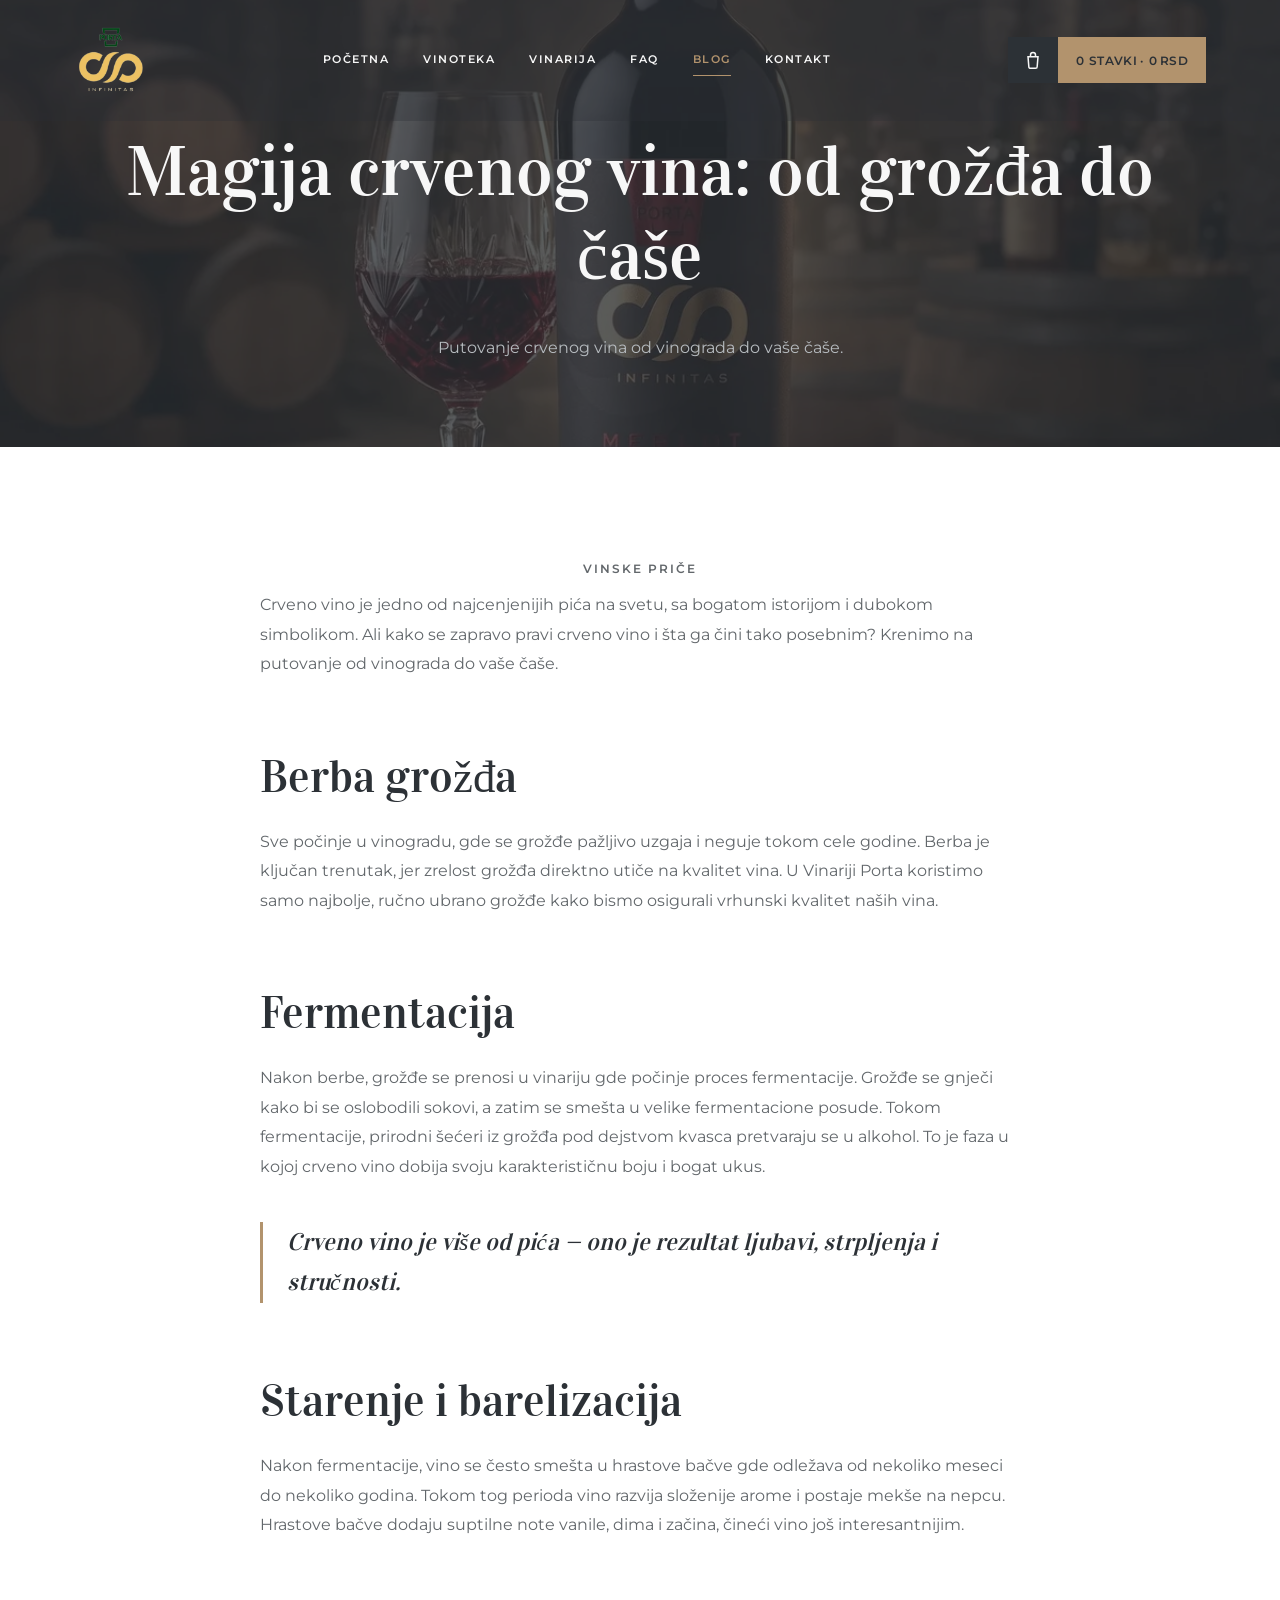
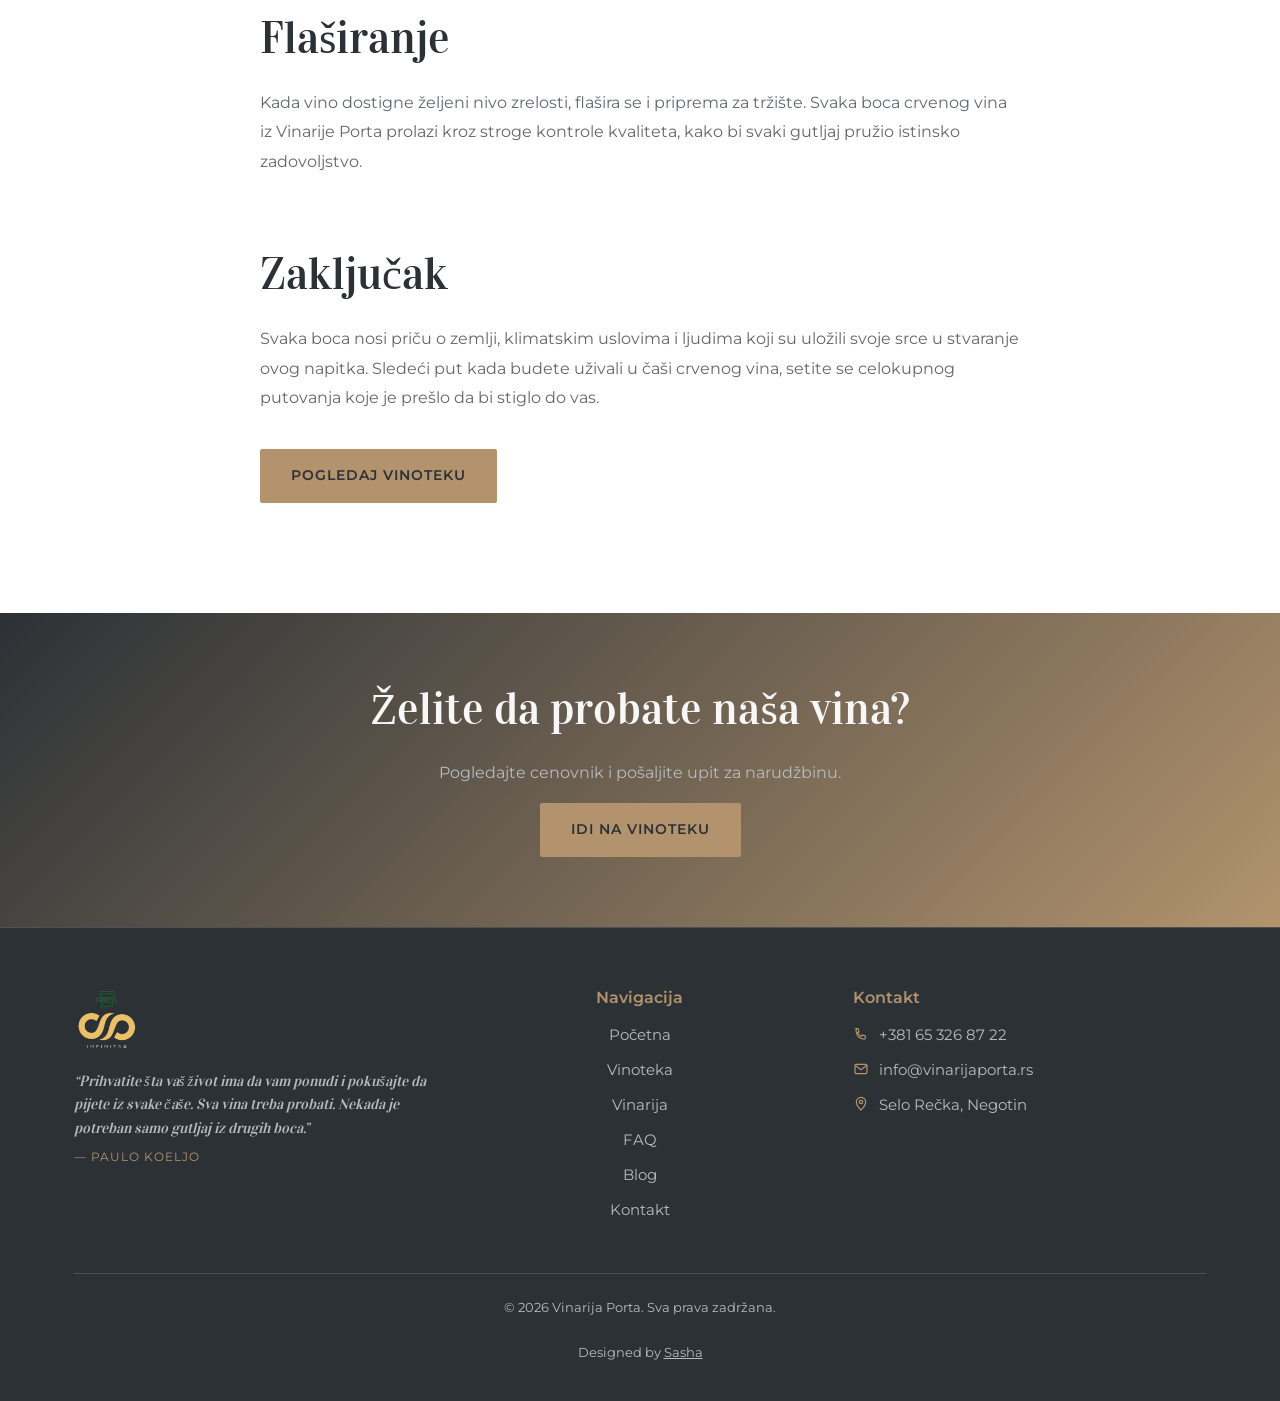
<file: blog-magija-crvenog-vina.html>
<!doctype html>
<html lang="sr">
<head>
<meta charset="UTF-8">
<base href="/">
<meta name="viewport" content="width=device-width, initial-scale=1">
<title>Magija crvenog vina: od grožđa do čaše | Vinarija Porta</title>
<meta name="description" content="Kako nastaje crveno vino — berba, fermentacija, starenje u hrastovim bačvama i flaširanje u Vinariji Porta.">
<link rel="canonical" href="https://vinarijaporta.rs/magija-crvenog-vina">
<meta property="og:type" content="article">
<meta property="og:title" content="Magija crvenog vina: od grožđa do čaše">
<meta property="og:description" content="Crveno vino je jedno od najcenjenijih pića na svetu — krenite na putovanje od vinograda do čaše.">
<meta property="og:image" content="https://vinarijaporta.rs/images/og-image.jpg">
<meta property="og:url" content="https://vinarijaporta.rs/magija-crvenog-vina">
<link rel="icon" href="images/favicon.svg" type="image/svg+xml">
<link rel="preconnect" href="https://fonts.googleapis.com">
<link rel="preconnect" href="https://fonts.gstatic.com" crossorigin>
<link href="https://fonts.googleapis.com/css2?family=Vidaloka&family=Montserrat:wght@300;400;500;600;700&display=swap" rel="stylesheet">
<link rel="stylesheet" href="css/style.css?v=20261125">
</head>
<body>

<header class="site-header">
  <div class="container nav">
    <a href="/" class="logo"><img src="images/logo-porta-infinitas.webp" alt="Vinarija Porta Infinitas" class="site-logo"></a>
    <nav class="nav-links" id="navLinks">
      <a href="/">Početna</a>
      <a href="/vinoteka">Vinoteka</a>
      <a href="/vinarija">Vinarija</a>
      <a href="/faq">FAQ</a>
      <a href="/blog" class="active">Blog</a>
      <a href="/kontakt">Kontakt</a>
    </nav>
    <div class="nav-actions">
      <button class="cart-btn" data-cart-open type="button" aria-label="Otvori korpu upita">
        <span class="cart-icon-box">
          <svg viewBox="0 0 24 24" fill="none" stroke="currentColor" stroke-width="1.8"><path d="M6 8h12l-1 12a2 2 0 0 1-2 2H9a2 2 0 0 1-2-2L6 8Z"/><path d="M9 8V6a3 3 0 0 1 6 0v2"/></svg>
          <span class="cart-icon-badge" data-cart-badge>0</span>
        </span>
        <span class="cart-info-box"><span data-cart-count>0</span> stavki &middot; <span data-cart-total-label>0 RSD</span></span>
      </button>
      <button class="nav-toggle" aria-label="Meni" type="button"><span></span><span></span><span></span></button>
    </div>
  </div>
</header>

<section class="page-hero" style="background-image:url('images/merlot-lifestyle.webp')">
  <div class="container">
    <h1>Magija crvenog vina: od grožđa do čaše</h1>
    <p>Putovanje crvenog vina od vinograda do vaše čaše.</p>
  </div>
</section>

<section class="section">
  <div class="container">
    <article class="article-body reveal">
      <p class="article-meta">Vinske priče</p>

      <p>Crveno vino je jedno od najcenjenijih pića na svetu, sa bogatom istorijom i dubokom simbolikom. Ali kako se zapravo pravi crveno vino i šta ga čini tako posebnim? Krenimo na putovanje od vinograda do vaše čaše.</p>

      <h2>Berba grožđa</h2>
      <p>Sve počinje u vinogradu, gde se grožđe pažljivo uzgaja i neguje tokom cele godine. Berba je ključan trenutak, jer zrelost grožđa direktno utiče na kvalitet vina. U Vinariji Porta koristimo samo najbolje, ručno ubrano grožđe kako bismo osigurali vrhunski kvalitet naših vina.</p>

      <h2>Fermentacija</h2>
      <p>Nakon berbe, grožđe se prenosi u vinariju gde počinje proces fermentacije. Grožđe se gnječi kako bi se oslobodili sokovi, a zatim se smešta u velike fermentacione posude. Tokom fermentacije, prirodni šećeri iz grožđa pod dejstvom kvasca pretvaraju se u alkohol. To je faza u kojoj crveno vino dobija svoju karakterističnu boju i bogat ukus.</p>

      <div class="article-pull-quote">Crveno vino je više od pića — ono je rezultat ljubavi, strpljenja i stručnosti.</div>

      <h2>Starenje i barelizacija</h2>
      <p>Nakon fermentacije, vino se često smešta u hrastove bačve gde odležava od nekoliko meseci do nekoliko godina. Tokom tog perioda vino razvija složenije arome i postaje mekše na nepcu. Hrastove bačve dodaju suptilne note vanile, dima i začina, čineći vino još interesantnijim.</p>

      <h2>Flaširanje</h2>
      <p>Kada vino dostigne željeni nivo zrelosti, flašira se i priprema za tržište. Svaka boca crvenog vina iz Vinarije Porta prolazi kroz stroge kontrole kvaliteta, kako bi svaki gutljaj pružio istinsko zadovoljstvo.</p>

      <h2>Zaključak</h2>
      <p>Svaka boca nosi priču o zemlji, klimatskim uslovima i ljudima koji su uložili svoje srce u stvaranje ovog napitka. Sledeći put kada budete uživali u čaši crvenog vina, setite se celokupnog putovanja koje je prešlo da bi stiglo do vas.</p>


      <a href="/vinoteka" class="btn btn-primary article-back">Pogledaj vinoteku</a>
    </article>
  </div>
</section>

<section class="cta-banner">
  <div class="container reveal-group">
    <h2 class="reveal">Želite da probate naša vina?</h2>
    <p class="reveal">Pogledajte cenovnik i pošaljite upit za narudžbinu.</p>
    <a href="/vinoteka" class="btn btn-primary reveal">Idi na vinoteku</a>
  </div>
</section>

<footer class="site-footer">
  <div class="container">
    <div class="footer-grid">
      <div>
        <img src="images/logo-porta-infinitas.webp" alt="Vinarija Porta Infinitas" class="footer-logo" width="120" height="120" loading="lazy">
        <p class="footer-quote">&ldquo;Prihvatite šta vaš život ima da vam ponudi i pokušajte da pijete iz svake čaše. Sva vina treba probati. Nekada je potreban samo gutljaj iz drugih boca.&rdquo;<cite>— Paulo Koeljo</cite></p>
      </div>
      <div>
        <h4>Navigacija</h4>
        <ul>
          <li><a href="/">Početna</a></li>
          <li><a href="/vinoteka">Vinoteka</a></li>
          <li><a href="/vinarija">Vinarija</a></li>
          <li><a href="/faq">FAQ</a></li>
          <li><a href="/blog">Blog</a></li>
          <li><a href="/kontakt">Kontakt</a></li>
        </ul>
      </div>
      <div>
        <h4>Kontakt</h4>
        <ul class="footer-contact">
          <li><svg viewBox="0 0 24 24" width="16" height="16" fill="none" stroke="currentColor" stroke-width="1.8"><path d="M4.5 4h3l1.5 4.5-2 1.5a11 11 0 0 0 5.5 5.5l1.5-2 4.5 1.5v3c0 1-1 2-2.2 1.9C9.8 19 5 14.2 4.6 7.2 4.5 6 5.5 5 4.5 4Z"/></svg><a href="tel:+381653268722">+381 65 326 87 22</a></li>
          <li><svg viewBox="0 0 24 24" width="16" height="16" fill="none" stroke="currentColor" stroke-width="1.8"><rect x="3" y="5" width="18" height="14" rx="2"/><path d="M3 6.5 12 13l9-6.5"/></svg><a href="mailto:info@vinarijaporta.rs">info@vinarijaporta.rs</a></li>
          <li><svg viewBox="0 0 24 24" width="16" height="16" fill="none" stroke="currentColor" stroke-width="1.8"><path d="M12 21s7-6.5 7-12a7 7 0 1 0-14 0c0 5.5 7 12 7 12Z"/><circle cx="12" cy="9" r="2.5"/></svg><span>Selo Rečka, Negotin</span></li>
        </ul>
      </div>
    </div>
    <div class="footer-bottom">
      <p>&copy; <span id="year"></span> Vinarija Porta. Sva prava zadržana.</p>
      <p>Designed by <a href="tel:+381646758050">Sasha</a></p>
    </div>
  </div>
</footer>

<div class="cart-overlay" id="cartOverlay"></div>
<aside class="cart-drawer" id="cartDrawer">
  <div class="cart-drawer-head">
    <h3>Vaš upit</h3>
    <button class="cart-close" data-cart-close type="button" aria-label="Zatvori">&times;</button>
  </div>
  <div class="cart-items" id="cartItems"></div>
  <div class="cart-drawer-foot" id="cartDrawerFoot">
    <div class="cart-total-row"><span>Ukupno (orijentaciono)</span><strong id="cartTotal">0 RSD</strong></div>
    <a href="/kontakt#narudzbina" class="btn btn-primary btn-block">Pošalji upit za narudžbinu</a>
  </div>
</aside>

<button id="backToTop" class="back-to-top" type="button" aria-label="Nazad na vrh strane">
  <svg viewBox="0 0 24 24" fill="none" stroke="currentColor" stroke-width="2"><path d="M12 19V5M5 12l7-7 7 7"/></svg>
</button>

<script src="js/cart.js?v=20261125"></script>
<script src="js/main.js?v=20261125"></script>
</body>
</html>
</file>
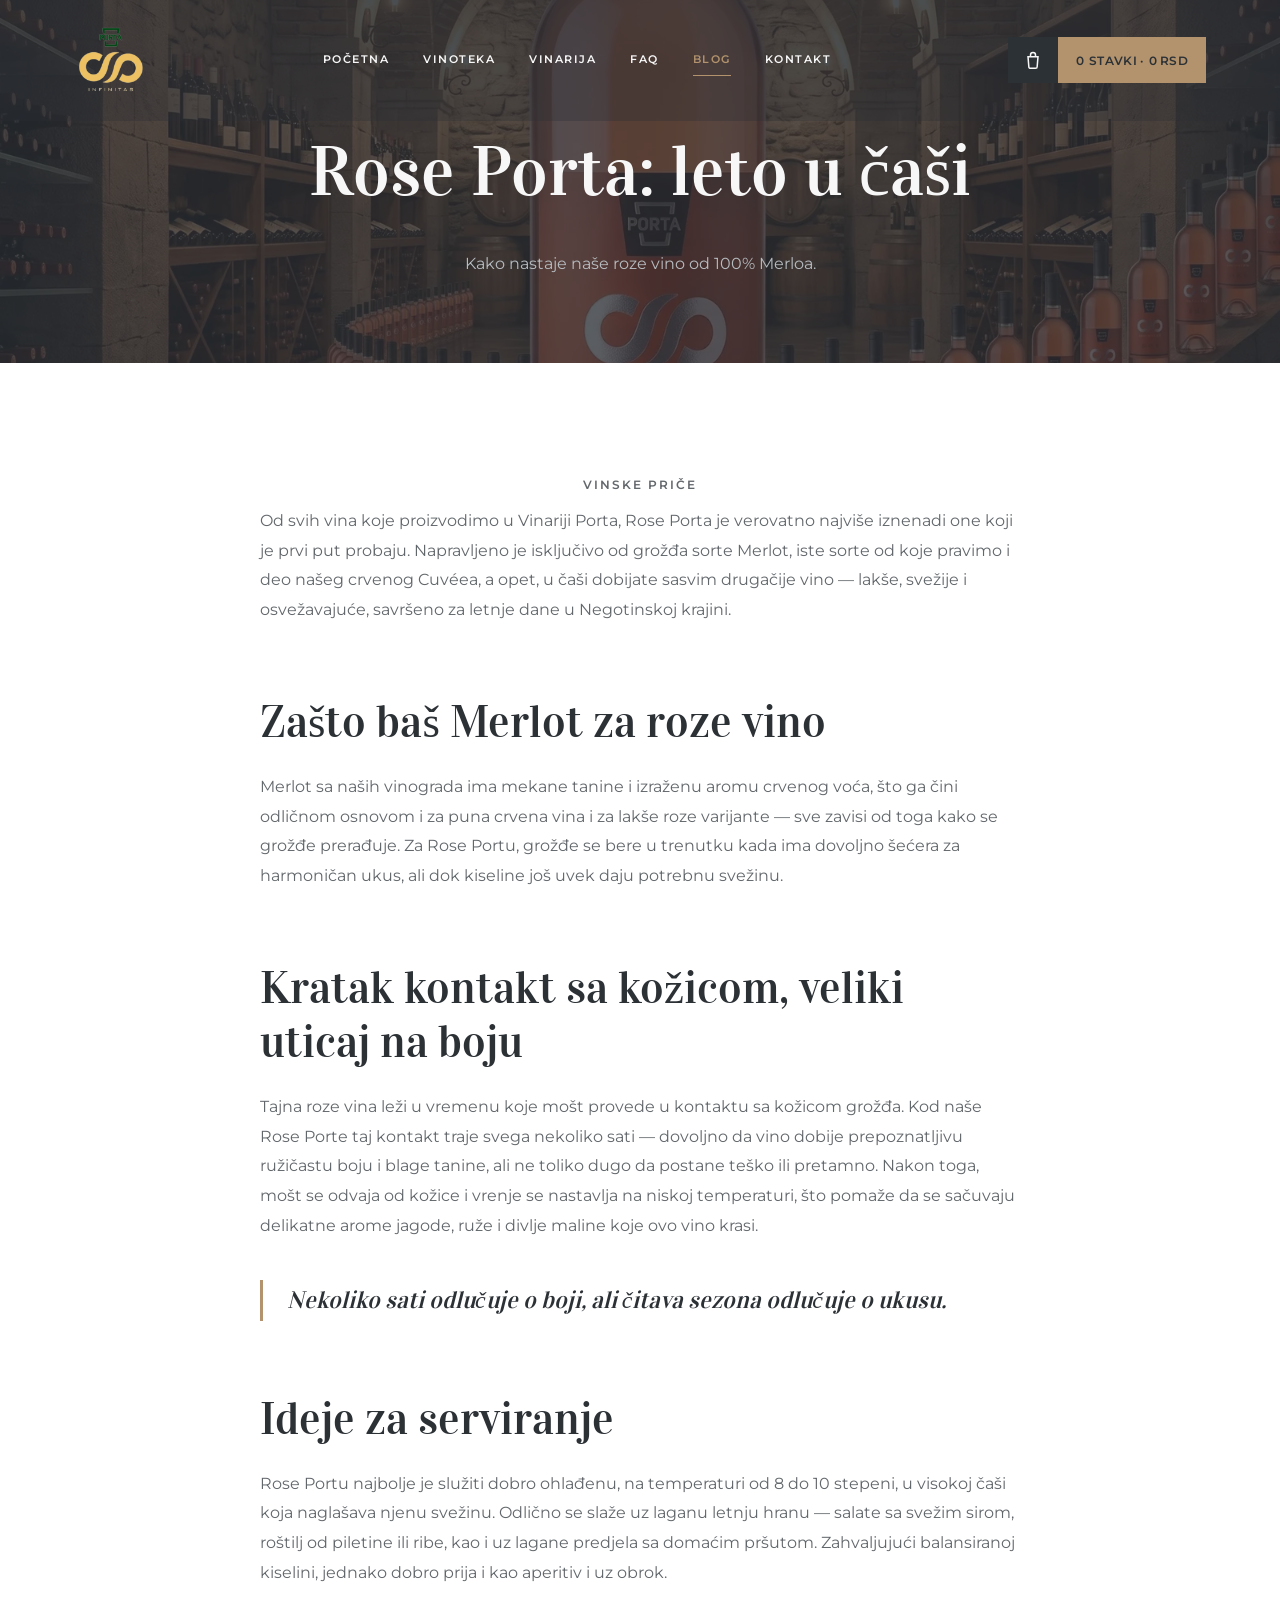
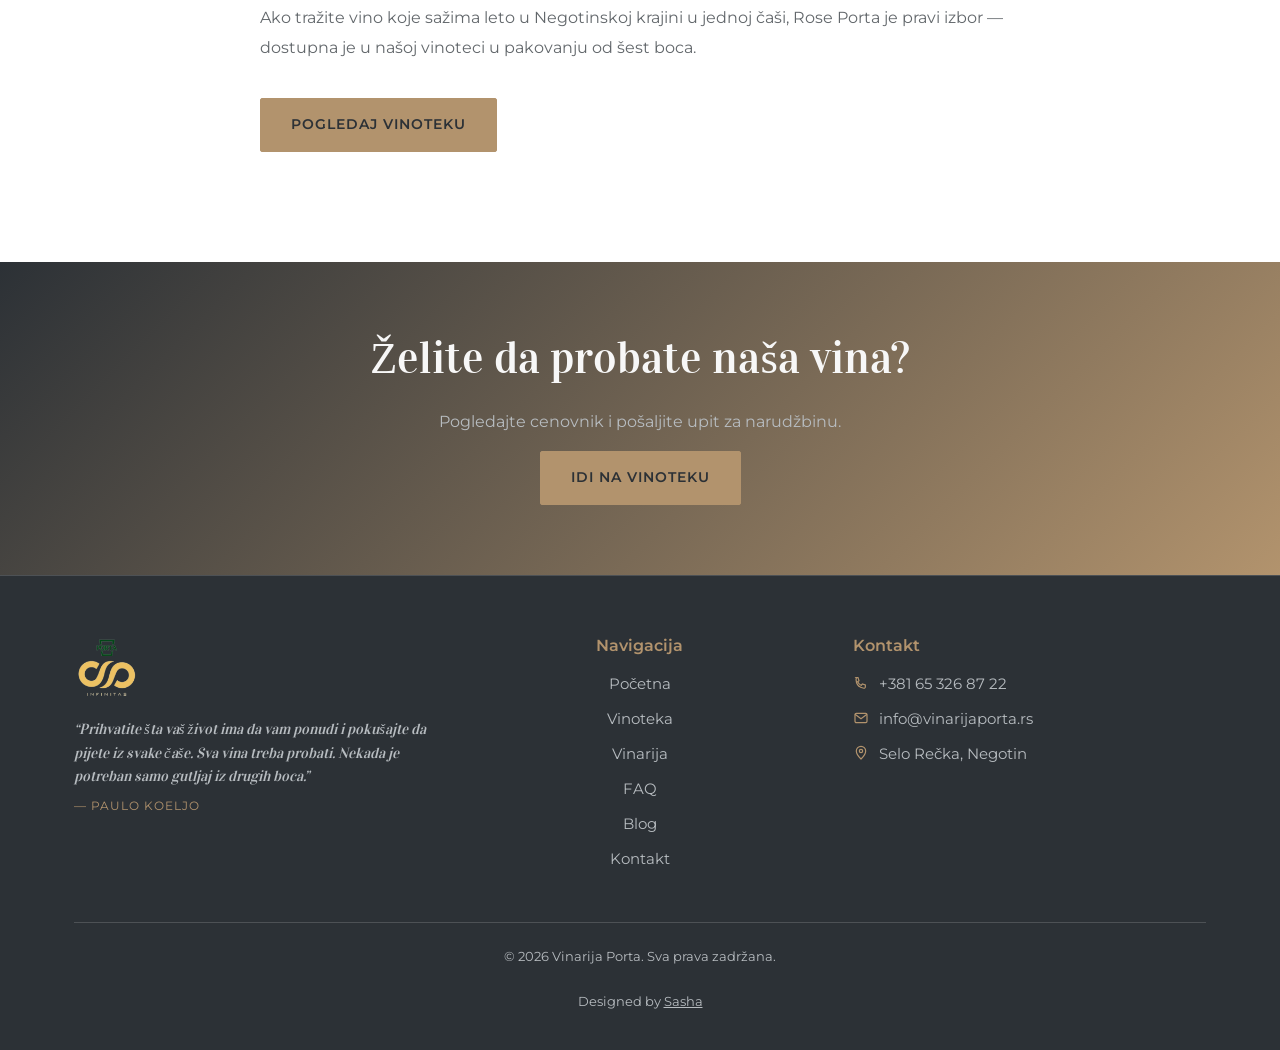
<file: blog-rose-porta.html>
<!doctype html>
<html lang="sr">
<head>
<meta charset="UTF-8">
<meta name="viewport" content="width=device-width, initial-scale=1">
<title>Rose Porta: leto u čaši | Vinarija Porta</title>
<meta name="description" content="Kako od 100% Merloa nastaje Rose Porta — osvežavajuće roze vino balansiranog ukusa sa aromama jagode i ruže iz Vinarije Porta.">
<link rel="canonical" href="https://vinarijaporta.rs/blog-rose-porta">
<meta property="og:type" content="article">
<meta property="og:title" content="Rose Porta: leto u čaši">
<meta property="og:description" content="Priča o nastanku Rose Porta vina u Vinariji Porta, selo Rečka kod Negotina.">
<meta property="og:image" content="https://vinarijaporta.rs/images/og-image.jpg">
<meta property="og:url" content="https://vinarijaporta.rs/blog-rose-porta">
<link rel="icon" href="images/favicon.svg" type="image/svg+xml">
<link rel="preconnect" href="https://fonts.googleapis.com">
<link rel="preconnect" href="https://fonts.gstatic.com" crossorigin>
<link href="https://fonts.googleapis.com/css2?family=Vidaloka&family=Montserrat:wght@300;400;500;600;700&display=swap" rel="stylesheet">
<link rel="stylesheet" href="css/style.css?v=20261125">
</head>
<body>

<header class="site-header">
  <div class="container nav">
    <a href="/" class="logo"><img src="images/logo-porta-infinitas.webp" alt="Vinarija Porta Infinitas" class="site-logo"></a>
    <nav class="nav-links" id="navLinks">
      <a href="/">Početna</a>
      <a href="/vinoteka">Vinoteka</a>
      <a href="/vinarija">Vinarija</a>
      <a href="/faq">FAQ</a>
      <a href="/blog" class="active">Blog</a>
      <a href="/kontakt">Kontakt</a>
    </nav>
    <div class="nav-actions">
      <button class="cart-btn" data-cart-open type="button" aria-label="Otvori korpu upita">
        <span class="cart-icon-box">
          <svg viewBox="0 0 24 24" fill="none" stroke="currentColor" stroke-width="1.8"><path d="M6 8h12l-1 12a2 2 0 0 1-2 2H9a2 2 0 0 1-2-2L6 8Z"/><path d="M9 8V6a3 3 0 0 1 6 0v2"/></svg>
          <span class="cart-icon-badge" data-cart-badge>0</span>
        </span>
        <span class="cart-info-box"><span data-cart-count>0</span> stavki &middot; <span data-cart-total-label>0 RSD</span></span>
      </button>
      <button class="nav-toggle" aria-label="Meni" type="button"><span></span><span></span><span></span></button>
    </div>
  </div>
</header>

<section class="page-hero" style="background-image:url('images/rose-podrum.webp')">
  <div class="container">
    <h1>Rose Porta: leto u čaši</h1>
    <p>Kako nastaje naše roze vino od 100% Merloa.</p>
  </div>
</section>

<section class="section">
  <div class="container">
    <article class="article-body reveal">
      <p class="article-meta">Vinske priče</p>

      <p>Od svih vina koje proizvodimo u Vinariji Porta, Rose Porta je verovatno najviše iznenadi one koji je prvi put probaju. Napravljeno je isključivo od grožđa sorte Merlot, iste sorte od koje pravimo i deo našeg crvenog Cuvéea, a opet, u čaši dobijate sasvim drugačije vino — lakše, svežije i osvežavajuće, savršeno za letnje dane u Negotinskoj krajini.</p>

      <h2>Zašto baš Merlot za roze vino</h2>
      <p>Merlot sa naših vinograda ima mekane tanine i izraženu aromu crvenog voća, što ga čini odličnom osnovom i za puna crvena vina i za lakše roze varijante — sve zavisi od toga kako se grožđe prerađuje. Za Rose Portu, grožđe se bere u trenutku kada ima dovoljno šećera za harmoničan ukus, ali dok kiseline još uvek daju potrebnu svežinu.</p>

      <h2>Kratak kontakt sa kožicom, veliki uticaj na boju</h2>
      <p>Tajna roze vina leži u vremenu koje mošt provede u kontaktu sa kožicom grožđa. Kod naše Rose Porte taj kontakt traje svega nekoliko sati — dovoljno da vino dobije prepoznatljivu ružičastu boju i blage tanine, ali ne toliko dugo da postane teško ili pretamno. Nakon toga, mošt se odvaja od kožice i vrenje se nastavlja na niskoj temperaturi, što pomaže da se sačuvaju delikatne arome jagode, ruže i divlje maline koje ovo vino krasi.</p>

      <div class="article-pull-quote">Nekoliko sati odlučuje o boji, ali čitava sezona odlučuje o ukusu.</div>

      <h2>Ideje za serviranje</h2>
      <p>Rose Portu najbolje je služiti dobro ohlađenu, na temperaturi od 8 do 10 stepeni, u visokoj čaši koja naglašava njenu svežinu. Odlično se slaže uz laganu letnju hranu — salate sa svežim sirom, roštilj od piletine ili ribe, kao i uz lagane predjela sa domaćim pršutom. Zahvaljujući balansiranoj kiselini, jednako dobro prija i kao aperitiv i uz obrok.</p>

      <p>Ako tražite vino koje sažima leto u Negotinskoj krajini u jednoj čaši, Rose Porta je pravi izbor — dostupna je u našoj vinoteci u pakovanju od šest boca.</p>

      <a href="/vinoteka" class="btn btn-primary article-back">Pogledaj vinoteku</a>
    </article>
  </div>
</section>

<section class="cta-banner">
  <div class="container reveal-group">
    <h2 class="reveal">Želite da probate naša vina?</h2>
    <p class="reveal">Pogledajte cenovnik i pošaljite upit za narudžbinu.</p>
    <a href="/vinoteka" class="btn btn-primary reveal">Idi na vinoteku</a>
  </div>
</section>

<footer class="site-footer">
  <div class="container">
    <div class="footer-grid">
      <div>
        <img src="images/logo-porta-infinitas.webp" alt="Vinarija Porta Infinitas" class="footer-logo" width="120" height="120" loading="lazy">
        <p class="footer-quote">&ldquo;Prihvatite šta vaš život ima da vam ponudi i pokušajte da pijete iz svake čaše. Sva vina treba probati. Nekada je potreban samo gutljaj iz drugih boca.&rdquo;<cite>— Paulo Koeljo</cite></p>
      </div>
      <div>
        <h4>Navigacija</h4>
        <ul>
          <li><a href="/">Početna</a></li>
          <li><a href="/vinoteka">Vinoteka</a></li>
          <li><a href="/vinarija">Vinarija</a></li>
          <li><a href="/faq">FAQ</a></li>
          <li><a href="/blog">Blog</a></li>
          <li><a href="/kontakt">Kontakt</a></li>
        </ul>
      </div>
      <div>
        <h4>Kontakt</h4>
        <ul class="footer-contact">
          <li><svg viewBox="0 0 24 24" width="16" height="16" fill="none" stroke="currentColor" stroke-width="1.8"><path d="M4.5 4h3l1.5 4.5-2 1.5a11 11 0 0 0 5.5 5.5l1.5-2 4.5 1.5v3c0 1-1 2-2.2 1.9C9.8 19 5 14.2 4.6 7.2 4.5 6 5.5 5 4.5 4Z"/></svg><a href="tel:+381653268722">+381 65 326 87 22</a></li>
          <li><svg viewBox="0 0 24 24" width="16" height="16" fill="none" stroke="currentColor" stroke-width="1.8"><rect x="3" y="5" width="18" height="14" rx="2"/><path d="M3 6.5 12 13l9-6.5"/></svg><a href="mailto:info@vinarijaporta.rs">info@vinarijaporta.rs</a></li>
          <li><svg viewBox="0 0 24 24" width="16" height="16" fill="none" stroke="currentColor" stroke-width="1.8"><path d="M12 21s7-6.5 7-12a7 7 0 1 0-14 0c0 5.5 7 12 7 12Z"/><circle cx="12" cy="9" r="2.5"/></svg><span>Selo Rečka, Negotin</span></li>
        </ul>
      </div>
    </div>
    <div class="footer-bottom">
      <p>&copy; <span id="year"></span> Vinarija Porta. Sva prava zadržana.</p>
      <p>Designed by <a href="tel:+381646758050">Sasha</a></p>
    </div>
  </div>
</footer>

<div class="cart-overlay" id="cartOverlay"></div>
<aside class="cart-drawer" id="cartDrawer">
  <div class="cart-drawer-head">
    <h3>Vaš upit</h3>
    <button class="cart-close" data-cart-close type="button" aria-label="Zatvori">&times;</button>
  </div>
  <div class="cart-items" id="cartItems"></div>
  <div class="cart-drawer-foot" id="cartDrawerFoot">
    <div class="cart-total-row"><span>Ukupno (orijentaciono)</span><strong id="cartTotal">0 RSD</strong></div>
    <a href="/kontakt#narudzbina" class="btn btn-primary btn-block">Pošalji upit za narudžbinu</a>
  </div>
</aside>

<button id="backToTop" class="back-to-top" type="button" aria-label="Nazad na vrh strane">
  <svg viewBox="0 0 24 24" fill="none" stroke="currentColor" stroke-width="2"><path d="M12 19V5M5 12l7-7 7 7"/></svg>
</button>

<script src="js/cart.js?v=20261125"></script>
<script src="js/main.js?v=20261125"></script>
</body>
</html>
</file>
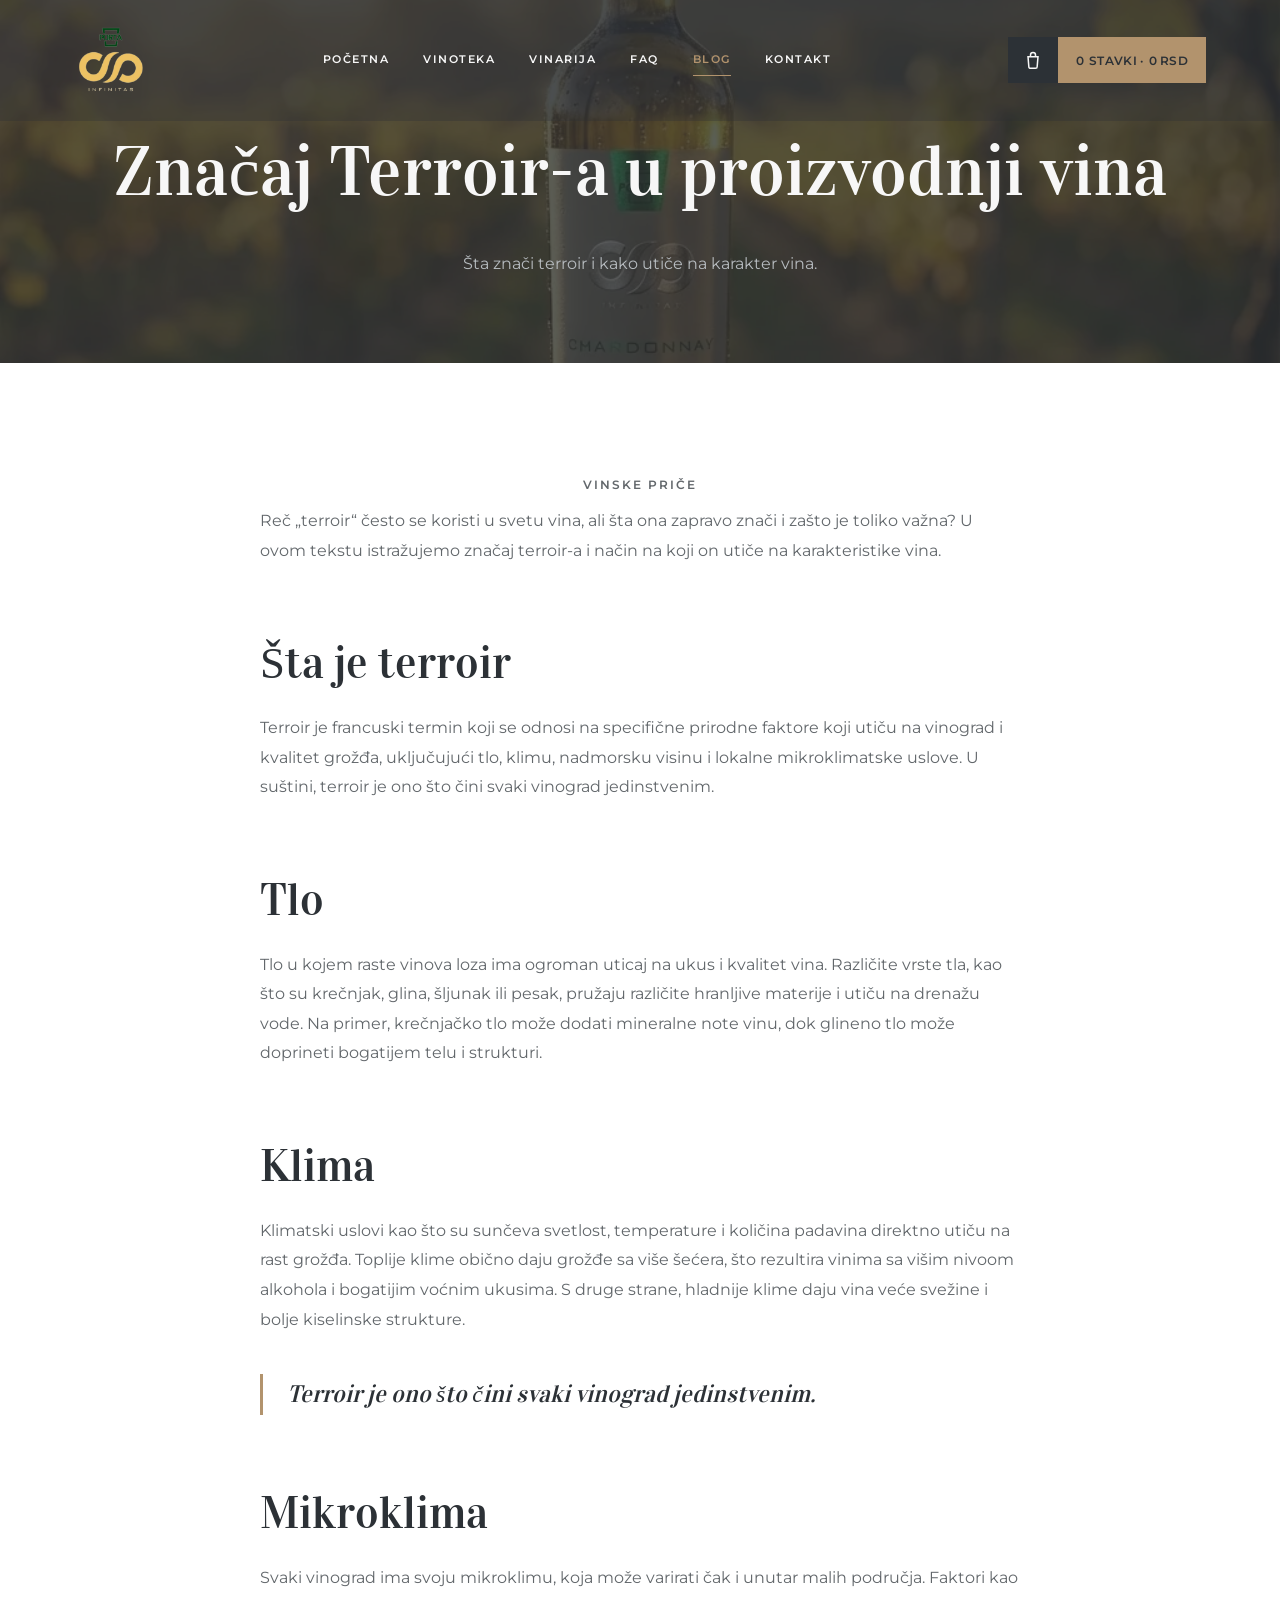
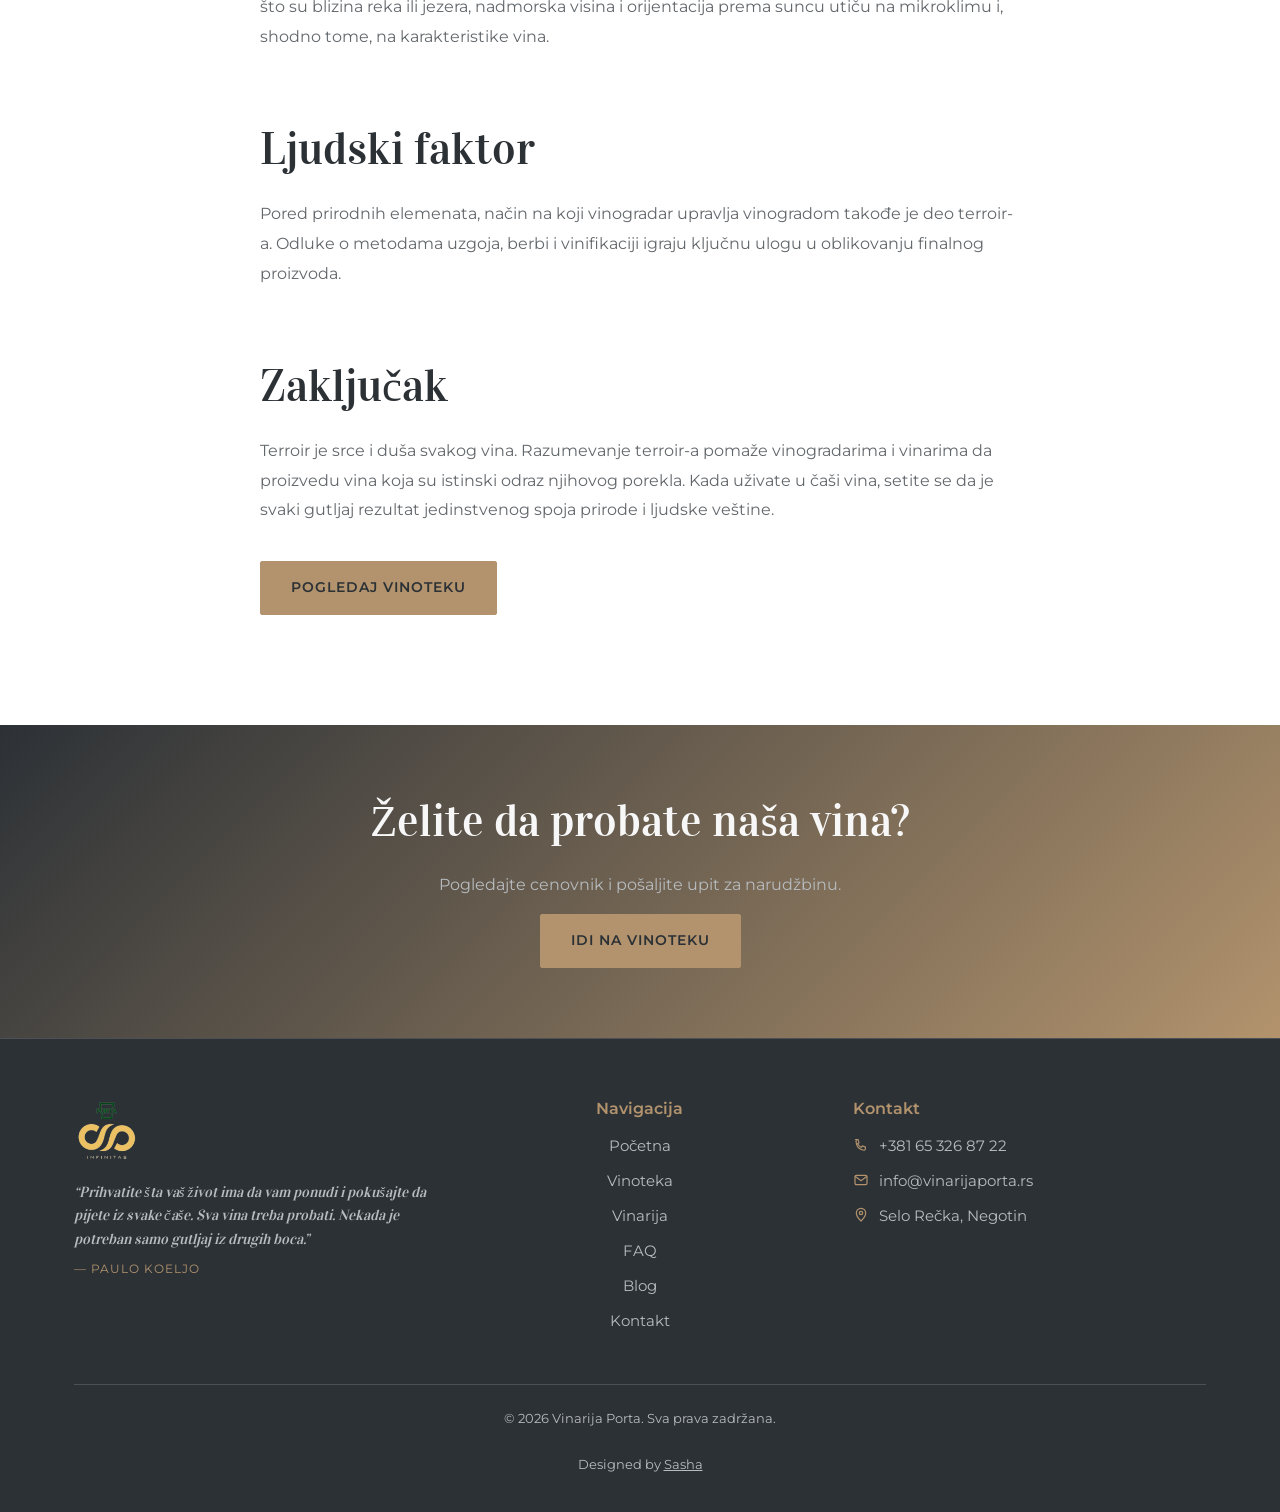
<file: blog-znacaj-terroira.html>
<!doctype html>
<html lang="sr">
<head>
<meta charset="UTF-8">
<base href="/">
<meta name="viewport" content="width=device-width, initial-scale=1">
<title>Značaj Terroir-a u proizvodnji vina | Vinarija Porta</title>
<meta name="description" content="Šta je terroir i kako tlo, klima, mikroklima i ljudski faktor oblikuju karakter vina — objašnjenje iz Vinarije Porta.">
<link rel="canonical" href="https://vinarijaporta.rs/znacaj-terroira">
<meta property="og:type" content="article">
<meta property="og:title" content="Značaj Terroir-a u proizvodnji vina">
<meta property="og:description" content="Reč terroir često se koristi u svetu vina, ali šta ona zapravo znači i zašto je toliko važna?">
<meta property="og:image" content="https://vinarijaporta.rs/images/og-image.jpg">
<meta property="og:url" content="https://vinarijaporta.rs/znacaj-terroira">
<link rel="icon" href="images/favicon.svg" type="image/svg+xml">
<link rel="preconnect" href="https://fonts.googleapis.com">
<link rel="preconnect" href="https://fonts.gstatic.com" crossorigin>
<link href="https://fonts.googleapis.com/css2?family=Vidaloka&family=Montserrat:wght@300;400;500;600;700&display=swap" rel="stylesheet">
<link rel="stylesheet" href="css/style.css?v=20261125">
</head>
<body>

<header class="site-header">
  <div class="container nav">
    <a href="/" class="logo"><img src="images/logo-porta-infinitas.webp" alt="Vinarija Porta Infinitas" class="site-logo"></a>
    <nav class="nav-links" id="navLinks">
      <a href="/">Početna</a>
      <a href="/vinoteka">Vinoteka</a>
      <a href="/vinarija">Vinarija</a>
      <a href="/faq">FAQ</a>
      <a href="/blog" class="active">Blog</a>
      <a href="/kontakt">Kontakt</a>
    </nav>
    <div class="nav-actions">
      <button class="cart-btn" data-cart-open type="button" aria-label="Otvori korpu upita">
        <span class="cart-icon-box">
          <svg viewBox="0 0 24 24" fill="none" stroke="currentColor" stroke-width="1.8"><path d="M6 8h12l-1 12a2 2 0 0 1-2 2H9a2 2 0 0 1-2-2L6 8Z"/><path d="M9 8V6a3 3 0 0 1 6 0v2"/></svg>
          <span class="cart-icon-badge" data-cart-badge>0</span>
        </span>
        <span class="cart-info-box"><span data-cart-count>0</span> stavki &middot; <span data-cart-total-label>0 RSD</span></span>
      </button>
      <button class="nav-toggle" aria-label="Meni" type="button"><span></span><span></span><span></span></button>
    </div>
  </div>
</header>

<section class="page-hero" style="background-image:url('images/chardonnay-vinograd.webp')">
  <div class="container">
    <h1>Značaj Terroir-a u proizvodnji vina</h1>
    <p>Šta znači terroir i kako utiče na karakter vina.</p>
  </div>
</section>

<section class="section">
  <div class="container">
    <article class="article-body reveal">
      <p class="article-meta">Vinske priče</p>

      <p>Reč „terroir“ često se koristi u svetu vina, ali šta ona zapravo znači i zašto je toliko važna? U ovom tekstu istražujemo značaj terroir-a i način na koji on utiče na karakteristike vina.</p>

      <h2>Šta je terroir</h2>
      <p>Terroir je francuski termin koji se odnosi na specifične prirodne faktore koji utiču na vinograd i kvalitet grožđa, uključujući tlo, klimu, nadmorsku visinu i lokalne mikroklimatske uslove. U suštini, terroir je ono što čini svaki vinograd jedinstvenim.</p>

      <h2>Tlo</h2>
      <p>Tlo u kojem raste vinova loza ima ogroman uticaj na ukus i kvalitet vina. Različite vrste tla, kao što su krečnjak, glina, šljunak ili pesak, pružaju različite hranljive materije i utiču na drenažu vode. Na primer, krečnjačko tlo može dodati mineralne note vinu, dok glineno tlo može doprineti bogatijem telu i strukturi.</p>

      <h2>Klima</h2>
      <p>Klimatski uslovi kao što su sunčeva svetlost, temperature i količina padavina direktno utiču na rast grožđa. Toplije klime obično daju grožđe sa više šećera, što rezultira vinima sa višim nivoom alkohola i bogatijim voćnim ukusima. S druge strane, hladnije klime daju vina veće svežine i bolje kiselinske strukture.</p>

      <div class="article-pull-quote">Terroir je ono što čini svaki vinograd jedinstvenim.</div>

      <h2>Mikroklima</h2>
      <p>Svaki vinograd ima svoju mikroklimu, koja može varirati čak i unutar malih područja. Faktori kao što su blizina reka ili jezera, nadmorska visina i orijentacija prema suncu utiču na mikroklimu i, shodno tome, na karakteristike vina.</p>

      <h2>Ljudski faktor</h2>
      <p>Pored prirodnih elemenata, način na koji vinogradar upravlja vinogradom takođe je deo terroir-a. Odluke o metodama uzgoja, berbi i vinifikaciji igraju ključnu ulogu u oblikovanju finalnog proizvoda.</p>

      <h2>Zaključak</h2>
      <p>Terroir je srce i duša svakog vina. Razumevanje terroir-a pomaže vinogradarima i vinarima da proizvedu vina koja su istinski odraz njihovog porekla. Kada uživate u čaši vina, setite se da je svaki gutljaj rezultat jedinstvenog spoja prirode i ljudske veštine.</p>


      <a href="/vinoteka" class="btn btn-primary article-back">Pogledaj vinoteku</a>
    </article>
  </div>
</section>

<section class="cta-banner">
  <div class="container reveal-group">
    <h2 class="reveal">Želite da probate naša vina?</h2>
    <p class="reveal">Pogledajte cenovnik i pošaljite upit za narudžbinu.</p>
    <a href="/vinoteka" class="btn btn-primary reveal">Idi na vinoteku</a>
  </div>
</section>

<footer class="site-footer">
  <div class="container">
    <div class="footer-grid">
      <div>
        <img src="images/logo-porta-infinitas.webp" alt="Vinarija Porta Infinitas" class="footer-logo" width="120" height="120" loading="lazy">
        <p class="footer-quote">&ldquo;Prihvatite šta vaš život ima da vam ponudi i pokušajte da pijete iz svake čaše. Sva vina treba probati. Nekada je potreban samo gutljaj iz drugih boca.&rdquo;<cite>— Paulo Koeljo</cite></p>
      </div>
      <div>
        <h4>Navigacija</h4>
        <ul>
          <li><a href="/">Početna</a></li>
          <li><a href="/vinoteka">Vinoteka</a></li>
          <li><a href="/vinarija">Vinarija</a></li>
          <li><a href="/faq">FAQ</a></li>
          <li><a href="/blog">Blog</a></li>
          <li><a href="/kontakt">Kontakt</a></li>
        </ul>
      </div>
      <div>
        <h4>Kontakt</h4>
        <ul class="footer-contact">
          <li><svg viewBox="0 0 24 24" width="16" height="16" fill="none" stroke="currentColor" stroke-width="1.8"><path d="M4.5 4h3l1.5 4.5-2 1.5a11 11 0 0 0 5.5 5.5l1.5-2 4.5 1.5v3c0 1-1 2-2.2 1.9C9.8 19 5 14.2 4.6 7.2 4.5 6 5.5 5 4.5 4Z"/></svg><a href="tel:+381653268722">+381 65 326 87 22</a></li>
          <li><svg viewBox="0 0 24 24" width="16" height="16" fill="none" stroke="currentColor" stroke-width="1.8"><rect x="3" y="5" width="18" height="14" rx="2"/><path d="M3 6.5 12 13l9-6.5"/></svg><a href="mailto:info@vinarijaporta.rs">info@vinarijaporta.rs</a></li>
          <li><svg viewBox="0 0 24 24" width="16" height="16" fill="none" stroke="currentColor" stroke-width="1.8"><path d="M12 21s7-6.5 7-12a7 7 0 1 0-14 0c0 5.5 7 12 7 12Z"/><circle cx="12" cy="9" r="2.5"/></svg><span>Selo Rečka, Negotin</span></li>
        </ul>
      </div>
    </div>
    <div class="footer-bottom">
      <p>&copy; <span id="year"></span> Vinarija Porta. Sva prava zadržana.</p>
      <p>Designed by <a href="tel:+381646758050">Sasha</a></p>
    </div>
  </div>
</footer>

<div class="cart-overlay" id="cartOverlay"></div>
<aside class="cart-drawer" id="cartDrawer">
  <div class="cart-drawer-head">
    <h3>Vaš upit</h3>
    <button class="cart-close" data-cart-close type="button" aria-label="Zatvori">&times;</button>
  </div>
  <div class="cart-items" id="cartItems"></div>
  <div class="cart-drawer-foot" id="cartDrawerFoot">
    <div class="cart-total-row"><span>Ukupno (orijentaciono)</span><strong id="cartTotal">0 RSD</strong></div>
    <a href="/kontakt#narudzbina" class="btn btn-primary btn-block">Pošalji upit za narudžbinu</a>
  </div>
</aside>

<button id="backToTop" class="back-to-top" type="button" aria-label="Nazad na vrh strane">
  <svg viewBox="0 0 24 24" fill="none" stroke="currentColor" stroke-width="2"><path d="M12 19V5M5 12l7-7 7 7"/></svg>
</button>

<script src="js/cart.js?v=20261125"></script>
<script src="js/main.js?v=20261125"></script>
</body>
</html>
</file>
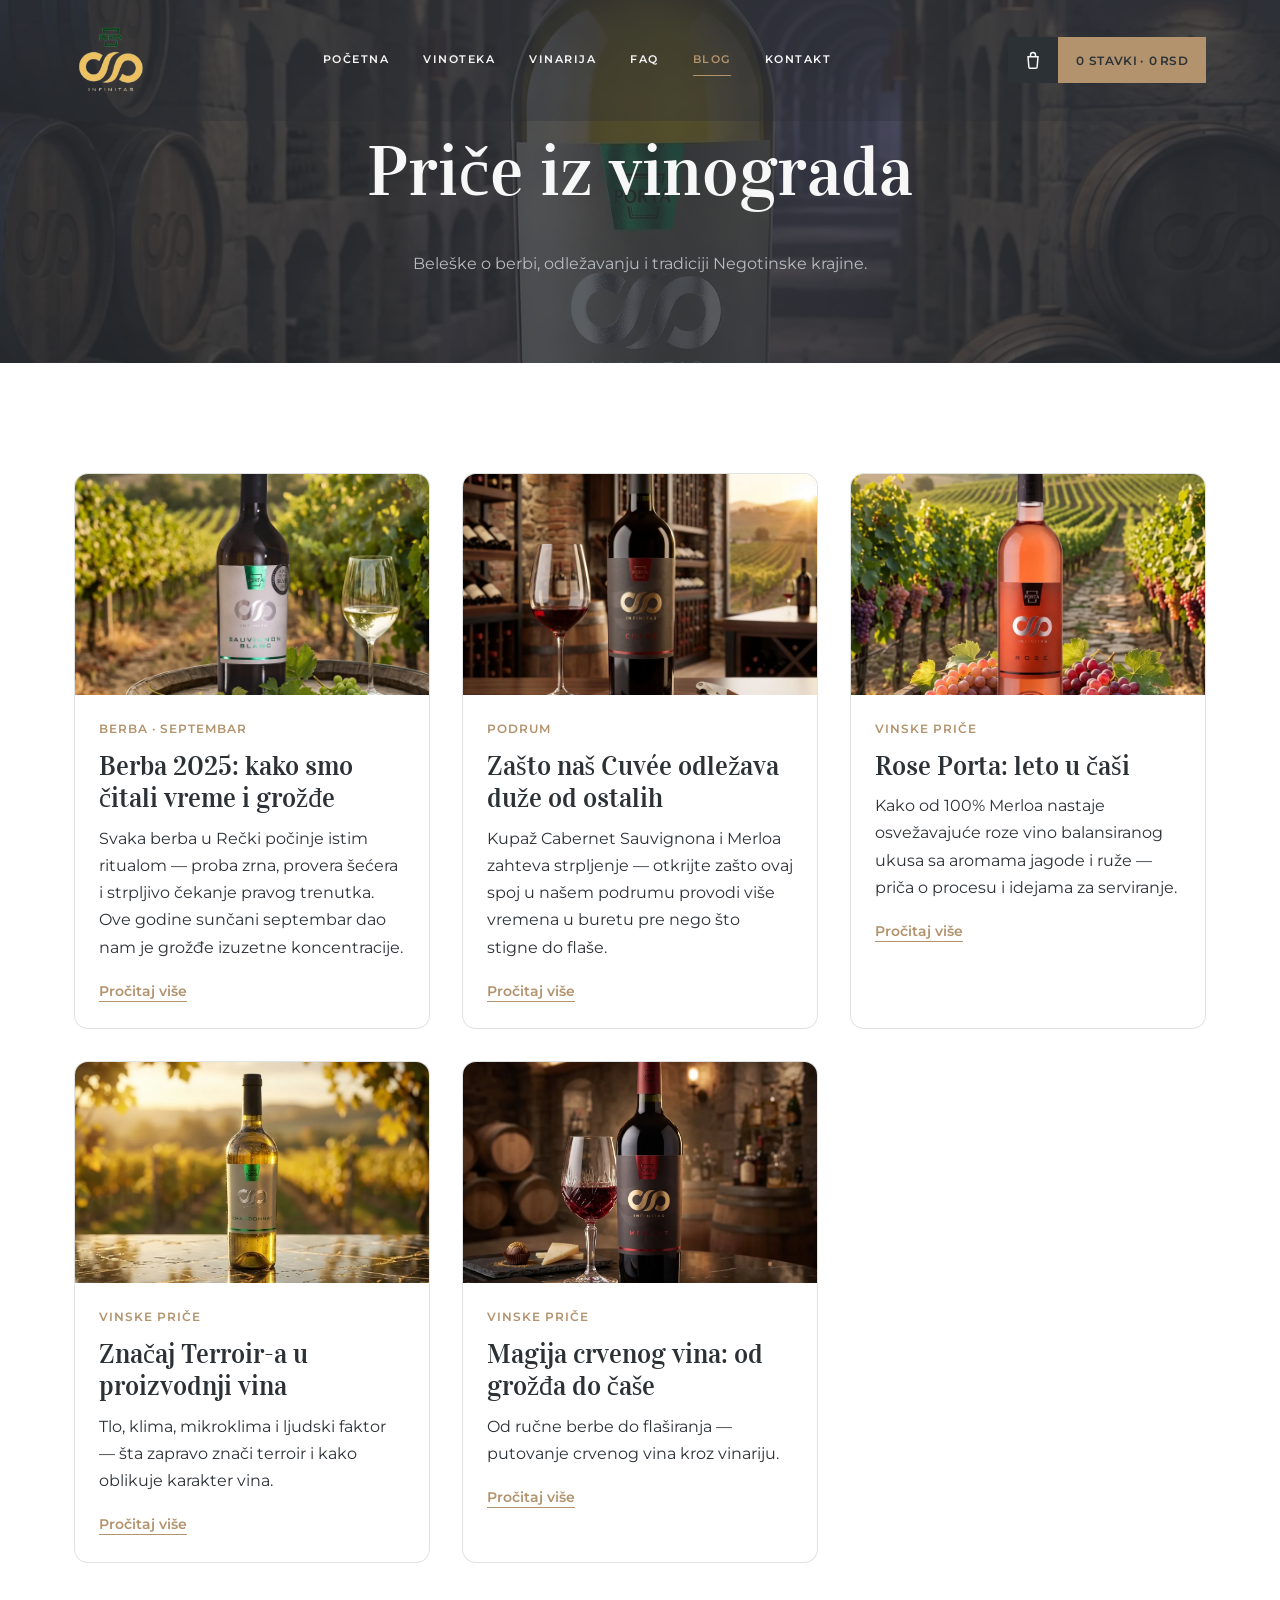
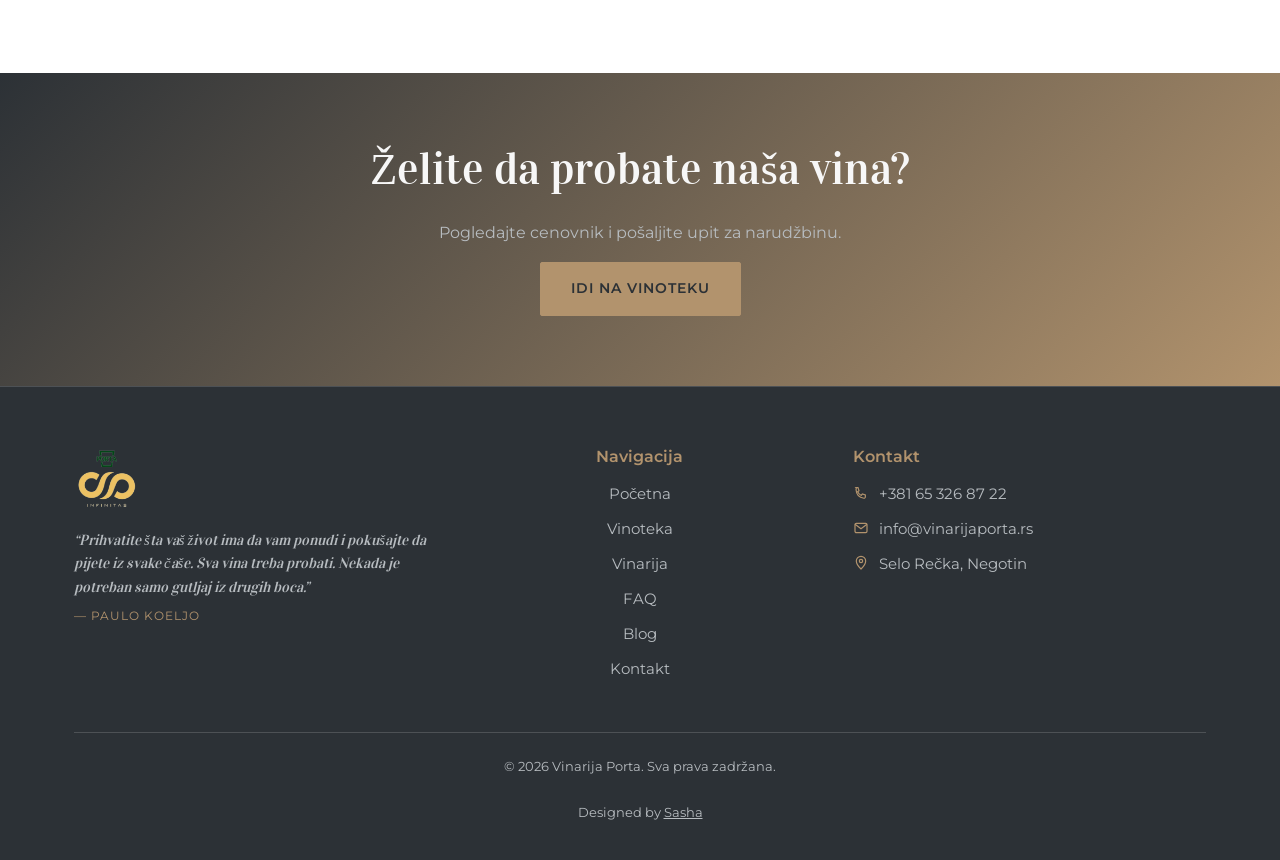
<file: blog.html>
<!doctype html>
<html lang="sr">
<head>
<meta charset="UTF-8">
<meta name="viewport" content="width=device-width, initial-scale=1">
<title>Blog | Vinarija Porta</title>
<meta name="description" content="Priče iz vinograda i podruma Vinarije Porta — o berbi, odležavanju vina i tradiciji Negotinske krajine.">
<link rel="canonical" href="https://vinarijaporta.rs/blog">
<meta property="og:type" content="website">
<meta property="og:title" content="Blog — Vinarija Porta">
<meta property="og:description" content="Priče iz vinograda i podruma Vinarije Porta.">
<meta property="og:image" content="https://vinarijaporta.rs/images/og-image.jpg">
<meta property="og:url" content="https://vinarijaporta.rs/blog">
<link rel="icon" href="images/favicon.svg" type="image/svg+xml">
<link rel="preconnect" href="https://fonts.googleapis.com">
<link rel="preconnect" href="https://fonts.gstatic.com" crossorigin>
<link href="https://fonts.googleapis.com/css2?family=Vidaloka&family=Montserrat:wght@300;400;500;600;700&display=swap" rel="stylesheet">
<link rel="stylesheet" href="css/style.css?v=20261125">
</head>
<body>

<header class="site-header">
  <div class="container nav">
    <a href="/" class="logo"><img src="images/logo-porta-infinitas.webp" alt="Vinarija Porta Infinitas" class="site-logo"></a>
    <nav class="nav-links" id="navLinks">
      <a href="/">Početna</a>
      <a href="/vinoteka">Vinoteka</a>
      <a href="/vinarija">Vinarija</a>
      <a href="/faq">FAQ</a>
      <a href="/blog" class="active">Blog</a>
      <a href="/kontakt">Kontakt</a>
    </nav>
    <div class="nav-actions">
      <button class="cart-btn" data-cart-open type="button" aria-label="Otvori korpu upita">
        <span class="cart-icon-box">
          <svg viewBox="0 0 24 24" fill="none" stroke="currentColor" stroke-width="1.8"><path d="M6 8h12l-1 12a2 2 0 0 1-2 2H9a2 2 0 0 1-2-2L6 8Z"/><path d="M9 8V6a3 3 0 0 1 6 0v2"/></svg>
          <span class="cart-icon-badge" data-cart-badge>0</span>
        </span>
        <span class="cart-info-box"><span data-cart-count>0</span> stavki &middot; <span data-cart-total-label>0 RSD</span></span>
      </button>
      <button class="nav-toggle" aria-label="Meni" type="button"><span></span><span></span><span></span></button>
    </div>
  </div>
</header>

<section class="page-hero" style="background-image:url('images/chardonnay-podrumu.webp')">
  <div class="container">
    <h1>Priče iz vinograda</h1>
    <p>Beleške o berbi, odležavanju i tradiciji Negotinske krajine.</p>
  </div>
</section>

<section class="section">
  <div class="container">
    <div class="blog-grid reveal-group">
      <article class="blog-card reveal">
        <div class="blog-media"><img src="images/sauvignon-vinograd.webp" alt="Berba grožđa u vinogradima Vinarije Porta" loading="lazy" style="width:100%;height:100%;object-fit:cover;"></div>
        <div class="blog-body">
          <p class="blog-meta">Berba · Septembar</p>
          <h3>Berba 2025: kako smo čitali vreme i grožđe</h3>
          <p>Svaka berba u Rečki počinje istim ritualom — proba zrna, provera šećera i strpljivo čekanje pravog trenutka. Ove godine sunčani septembar dao nam je grožđe izuzetne koncentracije.</p>
          <a href="/blog-berba-2025" class="blog-more">Pročitaj više</a>
        </div>
      </article>
      <article class="blog-card reveal">
        <div class="blog-media"><img src="images/cuvee-na-stolu.webp" alt="Cuvée vino Vinarije Porta u podrumu na odležavanju" loading="lazy" style="width:100%;height:100%;object-fit:cover;"></div>
        <div class="blog-body">
          <p class="blog-meta">Podrum</p>
          <h3>Zašto naš Cuvée odležava duže od ostalih</h3>
          <p>Kupaž Cabernet Sauvignona i Merloa zahteva strpljenje — otkrijte zašto ovaj spoj u našem podrumu provodi više vremena u buretu pre nego što stigne do flaše.</p>
          <a href="/blog-cuvee-odlezavanje" class="blog-more">Pročitaj više</a>
        </div>
      </article>
      <article class="blog-card reveal">
        <div class="blog-media"><img src="images/rose-vinograd.webp" alt="Rose Porta vino u vinogradu Vinarije Porta" loading="lazy" style="width:100%;height:100%;object-fit:cover;"></div>
        <div class="blog-body">
          <p class="blog-meta">Vinske priče</p>
          <h3>Rose Porta: leto u čaši</h3>
          <p>Kako od 100% Merloa nastaje osvežavajuće roze vino balansiranog ukusa sa aromama jagode i ruže — priča o procesu i idejama za serviranje.</p>
          <a href="/blog-rose-porta" class="blog-more">Pročitaj više</a>
        </div>
      </article>
      <article class="blog-card reveal">
        <div class="blog-media"><img src="images/chardonnay-vinograd.webp" alt="Vinograd Vinarije Porta" loading="lazy" style="width:100%;height:100%;object-fit:cover;"></div>
        <div class="blog-body">
          <p class="blog-meta">Vinske priče</p>
          <h3>Značaj Terroir-a u proizvodnji vina</h3>
          <p>Tlo, klima, mikroklima i ljudski faktor — šta zapravo znači terroir i kako oblikuje karakter vina.</p>
          <a href="/znacaj-terroira" class="blog-more">Pročitaj više</a>
        </div>
      </article>
      <article class="blog-card reveal">
        <div class="blog-media"><img src="images/merlot-lifestyle.webp" alt="Čaša crvenog vina Vinarije Porta" loading="lazy" style="width:100%;height:100%;object-fit:cover;"></div>
        <div class="blog-body">
          <p class="blog-meta">Vinske priče</p>
          <h3>Magija crvenog vina: od grožđa do čaše</h3>
          <p>Od ručne berbe do flaširanja — putovanje crvenog vina kroz vinariju.</p>
          <a href="/magija-crvenog-vina" class="blog-more">Pročitaj više</a>
        </div>
      </article>
    </div>
  </div>
</section>

<section class="cta-banner">
  <div class="container reveal-group">
    <h2 class="reveal">Želite da probate naša vina?</h2>
    <p class="reveal">Pogledajte cenovnik i pošaljite upit za narudžbinu.</p>
    <a href="/vinoteka" class="btn btn-primary reveal">Idi na vinoteku</a>
  </div>
</section>

<footer class="site-footer">
  <div class="container">
    <div class="footer-grid">
      <div>
        <img src="images/logo-porta-infinitas.webp" alt="Vinarija Porta Infinitas" class="footer-logo" width="120" height="120" loading="lazy">
        <p class="footer-quote">&ldquo;Prihvatite šta vaš život ima da vam ponudi i pokušajte da pijete iz svake čaše. Sva vina treba probati. Nekada je potreban samo gutljaj iz drugih boca.&rdquo;<cite>— Paulo Koeljo</cite></p>
      </div>
      <div>
        <h4>Navigacija</h4>
        <ul>
          <li><a href="/">Početna</a></li>
          <li><a href="/vinoteka">Vinoteka</a></li>
          <li><a href="/vinarija">Vinarija</a></li>
          <li><a href="/faq">FAQ</a></li>
          <li><a href="/blog">Blog</a></li>
          <li><a href="/kontakt">Kontakt</a></li>
        </ul>
      </div>
      <div>
        <h4>Kontakt</h4>
        <ul class="footer-contact">
          <li><svg viewBox="0 0 24 24" width="16" height="16" fill="none" stroke="currentColor" stroke-width="1.8"><path d="M4.5 4h3l1.5 4.5-2 1.5a11 11 0 0 0 5.5 5.5l1.5-2 4.5 1.5v3c0 1-1 2-2.2 1.9C9.8 19 5 14.2 4.6 7.2 4.5 6 5.5 5 4.5 4Z"/></svg><a href="tel:+381653268722">+381 65 326 87 22</a></li>
          <li><svg viewBox="0 0 24 24" width="16" height="16" fill="none" stroke="currentColor" stroke-width="1.8"><rect x="3" y="5" width="18" height="14" rx="2"/><path d="M3 6.5 12 13l9-6.5"/></svg><a href="mailto:info@vinarijaporta.rs">info@vinarijaporta.rs</a></li>
          <li><svg viewBox="0 0 24 24" width="16" height="16" fill="none" stroke="currentColor" stroke-width="1.8"><path d="M12 21s7-6.5 7-12a7 7 0 1 0-14 0c0 5.5 7 12 7 12Z"/><circle cx="12" cy="9" r="2.5"/></svg><span>Selo Rečka, Negotin</span></li>
        </ul>
      </div>
    </div>
    <div class="footer-bottom">
      <p>&copy; <span id="year"></span> Vinarija Porta. Sva prava zadržana.</p>
      <p>Designed by <a href="tel:+381646758050">Sasha</a></p>
    </div>
  </div>
</footer>

<div class="cart-overlay" id="cartOverlay"></div>
<aside class="cart-drawer" id="cartDrawer">
  <div class="cart-drawer-head">
    <h3>Vaš upit</h3>
    <button class="cart-close" data-cart-close type="button" aria-label="Zatvori">&times;</button>
  </div>
  <div class="cart-items" id="cartItems"></div>
  <div class="cart-drawer-foot" id="cartDrawerFoot">
    <div class="cart-total-row"><span>Ukupno (orijentaciono)</span><strong id="cartTotal">0 RSD</strong></div>
    <a href="/kontakt#narudzbina" class="btn btn-primary btn-block">Pošalji upit za narudžbinu</a>
  </div>
</aside>

<button id="backToTop" class="back-to-top" type="button" aria-label="Nazad na vrh strane">
  <svg viewBox="0 0 24 24" fill="none" stroke="currentColor" stroke-width="2"><path d="M12 19V5M5 12l7-7 7 7"/></svg>
</button>

<script src="js/cart.js?v=20261125"></script>
<script src="js/main.js?v=20261125"></script>
</body>
</html>
</file>
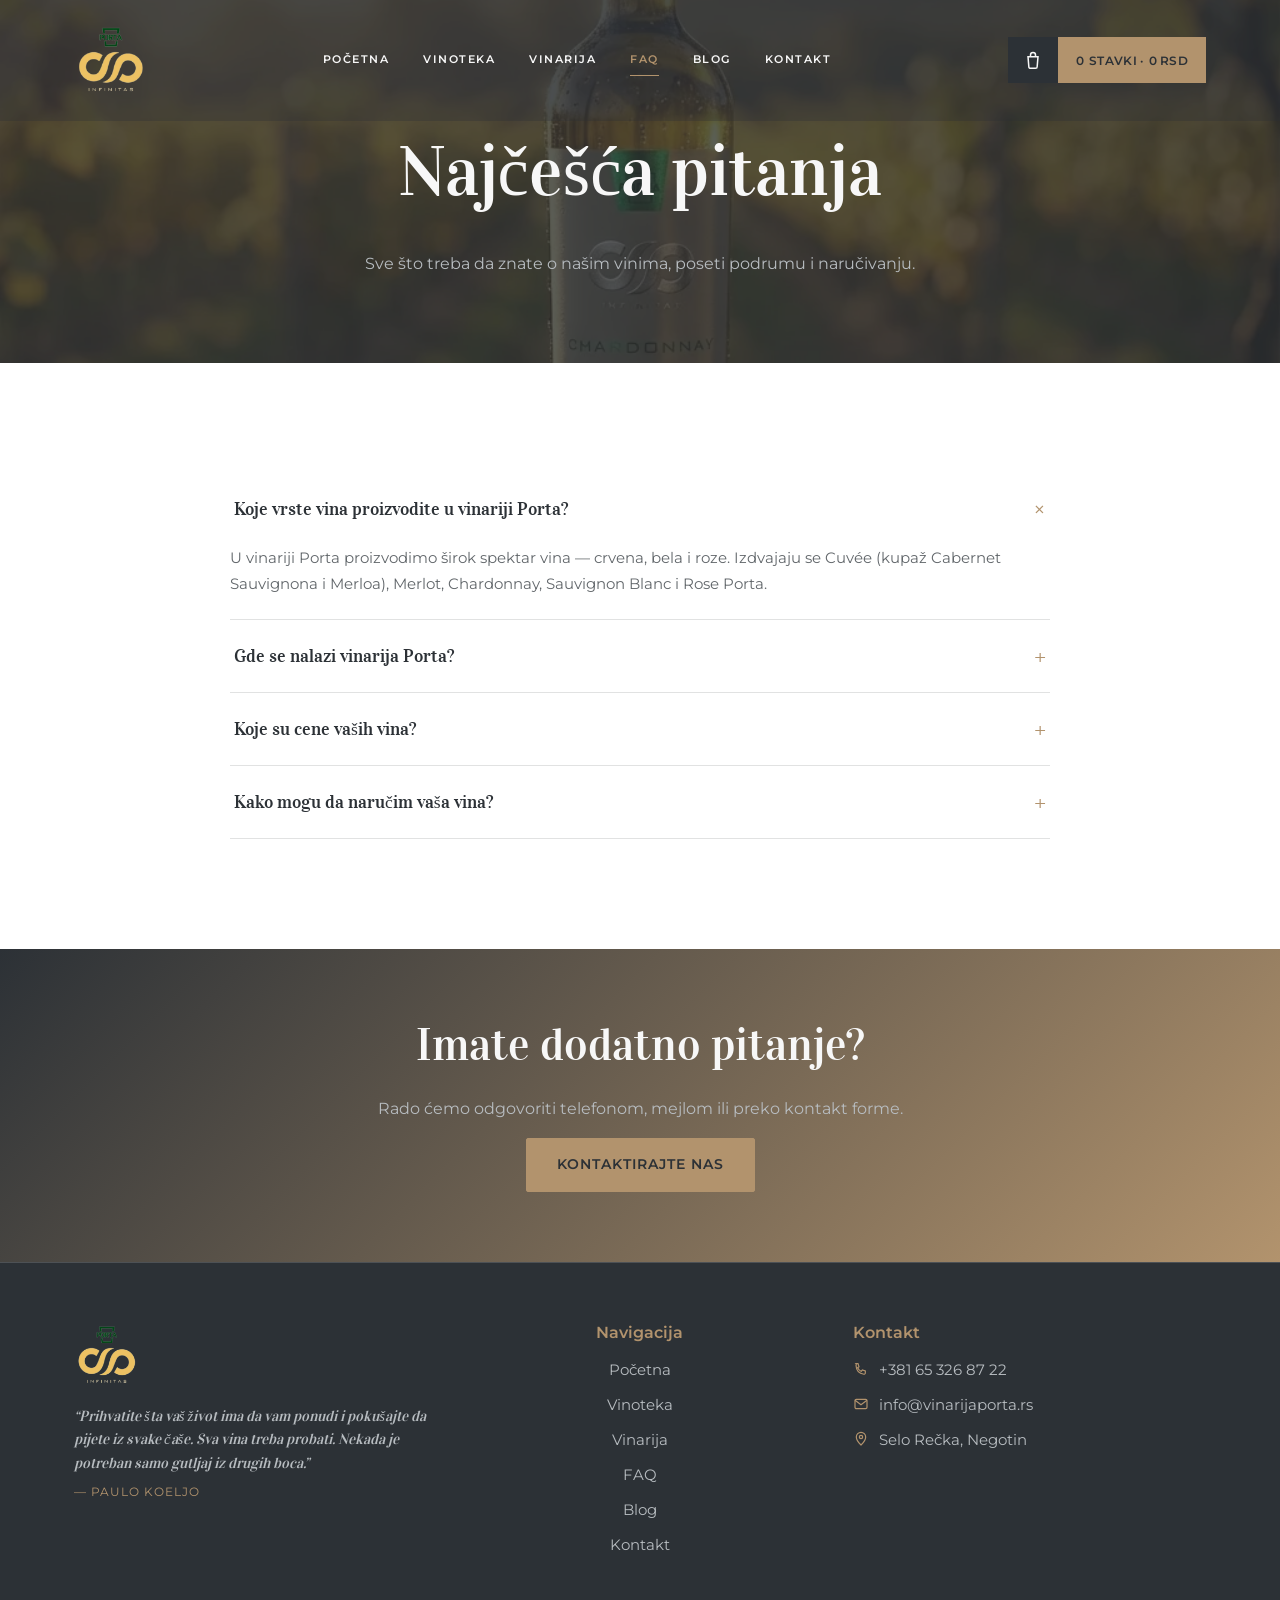
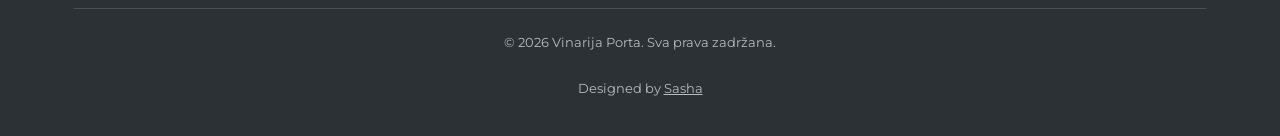
<file: faq.html>
<!doctype html>
<html lang="sr">
<head>
<meta charset="UTF-8">
<meta name="viewport" content="width=device-width, initial-scale=1">
<title>Najčešća pitanja | Vinarija Porta</title>
<meta name="description" content="Odgovori na najčešća pitanja o vinima Vinarije Porta: vrste vina, lokacija, cene i način naručivanja.">
<link rel="canonical" href="https://vinarijaporta.rs/faq">
<meta property="og:type" content="website">
<meta property="og:title" content="Najčešća pitanja — Vinarija Porta">
<meta property="og:description" content="Vrste vina, lokacija, cene i način naručivanja kod Vinarije Porta.">
<meta property="og:image" content="https://vinarijaporta.rs/images/og-image.jpg">
<meta property="og:url" content="https://vinarijaporta.rs/faq">
<link rel="icon" href="images/favicon.svg" type="image/svg+xml">
<link rel="preconnect" href="https://fonts.googleapis.com">
<link rel="preconnect" href="https://fonts.gstatic.com" crossorigin>
<link href="https://fonts.googleapis.com/css2?family=Vidaloka&family=Montserrat:wght@300;400;500;600;700&display=swap" rel="stylesheet">
<link rel="stylesheet" href="css/style.css?v=20261125">
<script type="application/ld+json">
{
  "@context": "https://schema.org",
  "@type": "FAQPage",
  "mainEntity": [
    {"@type":"Question","name":"Koje vrste vina proizvodite u vinariji Porta?","acceptedAnswer":{"@type":"Answer","text":"U vinariji Porta proizvodimo širok spektar vina — crvena, bela i roze. Izdvajaju se Cuvée (Cabernet Sauvignon i Merlot), Merlot, Chardonnay, Sauvignon Blanc i Rose Porta."}},
    {"@type":"Question","name":"Gde se nalazi vinarija Porta?","acceptedAnswer":{"@type":"Answer","text":"Vinarija Porta se nalazi u srcu vinskog regiona, u selu Rečka kod Negotina, u Negotinskoj krajini."}},
    {"@type":"Question","name":"Koje su cene vaših vina?","acceptedAnswer":{"@type":"Answer","text":"Cene variraju prema vrsti vina i godištu — od 850 do 1.100 RSD po boci, u pakovanju od 6 boca. Aktuelan cenovnik pogledajte na stranici Vinoteka."}},
    {"@type":"Question","name":"Kako mogu da naručim vaša vina?","acceptedAnswer":{"@type":"Answer","text":"Narudžbine se realizuju putem upita sa stranice Vinoteka, u pakovanju od 6 boca. Nema plaćanja online — nakon prijema upita šaljemo ponudu i fakturu za dogovorenu isporuku."}}
  ]
}
</script>
</head>
<body>

<header class="site-header">
  <div class="container nav">
    <a href="/" class="logo"><img src="images/logo-porta-infinitas.webp" alt="Vinarija Porta Infinitas" class="site-logo"></a>
    <nav class="nav-links" id="navLinks">
      <a href="/">Početna</a>
      <a href="/vinoteka">Vinoteka</a>
      <a href="/vinarija">Vinarija</a>
      <a href="/faq" class="active">FAQ</a>
      <a href="/blog">Blog</a>
      <a href="/kontakt">Kontakt</a>
    </nav>
    <div class="nav-actions">
      <button class="cart-btn" data-cart-open type="button" aria-label="Otvori korpu upita">
        <span class="cart-icon-box">
          <svg viewBox="0 0 24 24" fill="none" stroke="currentColor" stroke-width="1.8"><path d="M6 8h12l-1 12a2 2 0 0 1-2 2H9a2 2 0 0 1-2-2L6 8Z"/><path d="M9 8V6a3 3 0 0 1 6 0v2"/></svg>
          <span class="cart-icon-badge" data-cart-badge>0</span>
        </span>
        <span class="cart-info-box"><span data-cart-count>0</span> stavki &middot; <span data-cart-total-label>0 RSD</span></span>
      </button>
      <button class="nav-toggle" aria-label="Meni" type="button"><span></span><span></span><span></span></button>
    </div>
  </div>
</header>

<section class="page-hero" style="background-image:url('images/chardonnay-vinograd.webp')">
  <div class="container">
    <h1>Najčešća pitanja</h1>
    <p>Sve što treba da znate o našim vinima, poseti podrumu i naručivanju.</p>
  </div>
</section>

<section class="section">
  <div class="container">
    <div class="faq-list reveal-group">
      <div class="faq-item open reveal">
        <button class="faq-question" type="button">
          <span>Koje vrste vina proizvodite u vinariji Porta?</span>
          <span class="icon">+</span>
        </button>
        <div class="faq-answer" style="max-height:200px;">
          <p>U vinariji Porta proizvodimo širok spektar vina — crvena, bela i roze. Izdvajaju se Cuvée (kupaž Cabernet Sauvignona i Merloa), Merlot, Chardonnay, Sauvignon Blanc i Rose Porta.</p>
        </div>
      </div>
      <div class="faq-item reveal">
        <button class="faq-question" type="button">
          <span>Gde se nalazi vinarija Porta?</span>
          <span class="icon">+</span>
        </button>
        <div class="faq-answer">
          <p>Vinarija Porta se nalazi u srcu vinskog regiona, u selu Rečka kod Negotina, u Negotinskoj krajini.</p>
        </div>
      </div>
      <div class="faq-item reveal">
        <button class="faq-question" type="button">
          <span>Koje su cene vaših vina?</span>
          <span class="icon">+</span>
        </button>
        <div class="faq-answer">
          <p>Cene se razlikuju prema vrsti vina — trenutno od 850 do 1.100 RSD po boci od 0,75l, u pakovanju od 6 boca. Detaljan i uvek ažuran cenovnik pogledajte na stranici <a href="/vinoteka" style="color:var(--wine);text-decoration:underline;">Vinoteka</a>.</p>
        </div>
      </div>
      <div class="faq-item reveal">
        <button class="faq-question" type="button">
          <span>Kako mogu da naručim vaša vina?</span>
          <span class="icon">+</span>
        </button>
        <div class="faq-answer">
          <p>Vina se prodaju u pakovanju od 6 boca. Izaberite vina i količine na stranici Vinoteka, dodajte ih u upit, a zatim na stranici Kontakt pošaljite podatke firme za fakturu. Nema plaćanja online — mi vam vraćamo ponudu i fakturu, a isporuka i plaćanje se dogovaraju direktno.</p>
        </div>
      </div>
    </div>
  </div>
</section>

<section class="cta-banner">
  <div class="container reveal-group">
    <h2 class="reveal">Imate dodatno pitanje?</h2>
    <p class="reveal">Rado ćemo odgovoriti telefonom, mejlom ili preko kontakt forme.</p>
    <a href="/kontakt" class="btn btn-primary reveal">Kontaktirajte nas</a>
  </div>
</section>

<footer class="site-footer">
  <div class="container">
    <div class="footer-grid">
      <div>
        <img src="images/logo-porta-infinitas.webp" alt="Vinarija Porta Infinitas" class="footer-logo" width="120" height="120" loading="lazy">
        <p class="footer-quote">&ldquo;Prihvatite šta vaš život ima da vam ponudi i pokušajte da pijete iz svake čaše. Sva vina treba probati. Nekada je potreban samo gutljaj iz drugih boca.&rdquo;<cite>— Paulo Koeljo</cite></p>
      </div>
      <div>
        <h4>Navigacija</h4>
        <ul>
          <li><a href="/">Početna</a></li>
          <li><a href="/vinoteka">Vinoteka</a></li>
          <li><a href="/vinarija">Vinarija</a></li>
          <li><a href="/faq">FAQ</a></li>
          <li><a href="/blog">Blog</a></li>
          <li><a href="/kontakt">Kontakt</a></li>
        </ul>
      </div>
      <div>
        <h4>Kontakt</h4>
        <ul class="footer-contact">
          <li><svg viewBox="0 0 24 24" width="16" height="16" fill="none" stroke="currentColor" stroke-width="1.8"><path d="M4.5 4h3l1.5 4.5-2 1.5a11 11 0 0 0 5.5 5.5l1.5-2 4.5 1.5v3c0 1-1 2-2.2 1.9C9.8 19 5 14.2 4.6 7.2 4.5 6 5.5 5 4.5 4Z"/></svg><a href="tel:+381653268722">+381 65 326 87 22</a></li>
          <li><svg viewBox="0 0 24 24" width="16" height="16" fill="none" stroke="currentColor" stroke-width="1.8"><rect x="3" y="5" width="18" height="14" rx="2"/><path d="M3 6.5 12 13l9-6.5"/></svg><a href="mailto:info@vinarijaporta.rs">info@vinarijaporta.rs</a></li>
          <li><svg viewBox="0 0 24 24" width="16" height="16" fill="none" stroke="currentColor" stroke-width="1.8"><path d="M12 21s7-6.5 7-12a7 7 0 1 0-14 0c0 5.5 7 12 7 12Z"/><circle cx="12" cy="9" r="2.5"/></svg><span>Selo Rečka, Negotin</span></li>
        </ul>
      </div>
    </div>
    <div class="footer-bottom">
      <p>&copy; <span id="year"></span> Vinarija Porta. Sva prava zadržana.</p>
      <p>Designed by <a href="tel:+381646758050">Sasha</a></p>
    </div>
  </div>
</footer>

<div class="cart-overlay" id="cartOverlay"></div>
<aside class="cart-drawer" id="cartDrawer">
  <div class="cart-drawer-head">
    <h3>Vaš upit</h3>
    <button class="cart-close" data-cart-close type="button" aria-label="Zatvori">&times;</button>
  </div>
  <div class="cart-items" id="cartItems"></div>
  <div class="cart-drawer-foot" id="cartDrawerFoot">
    <div class="cart-total-row"><span>Ukupno (orijentaciono)</span><strong id="cartTotal">0 RSD</strong></div>
    <a href="/kontakt#narudzbina" class="btn btn-primary btn-block">Pošalji upit za narudžbinu</a>
  </div>
</aside>

<button id="backToTop" class="back-to-top" type="button" aria-label="Nazad na vrh strane">
  <svg viewBox="0 0 24 24" fill="none" stroke="currentColor" stroke-width="2"><path d="M12 19V5M5 12l7-7 7 7"/></svg>
</button>

<script src="js/cart.js?v=20261125"></script>
<script src="js/main.js?v=20261125"></script>
</body>
</html>
</file>
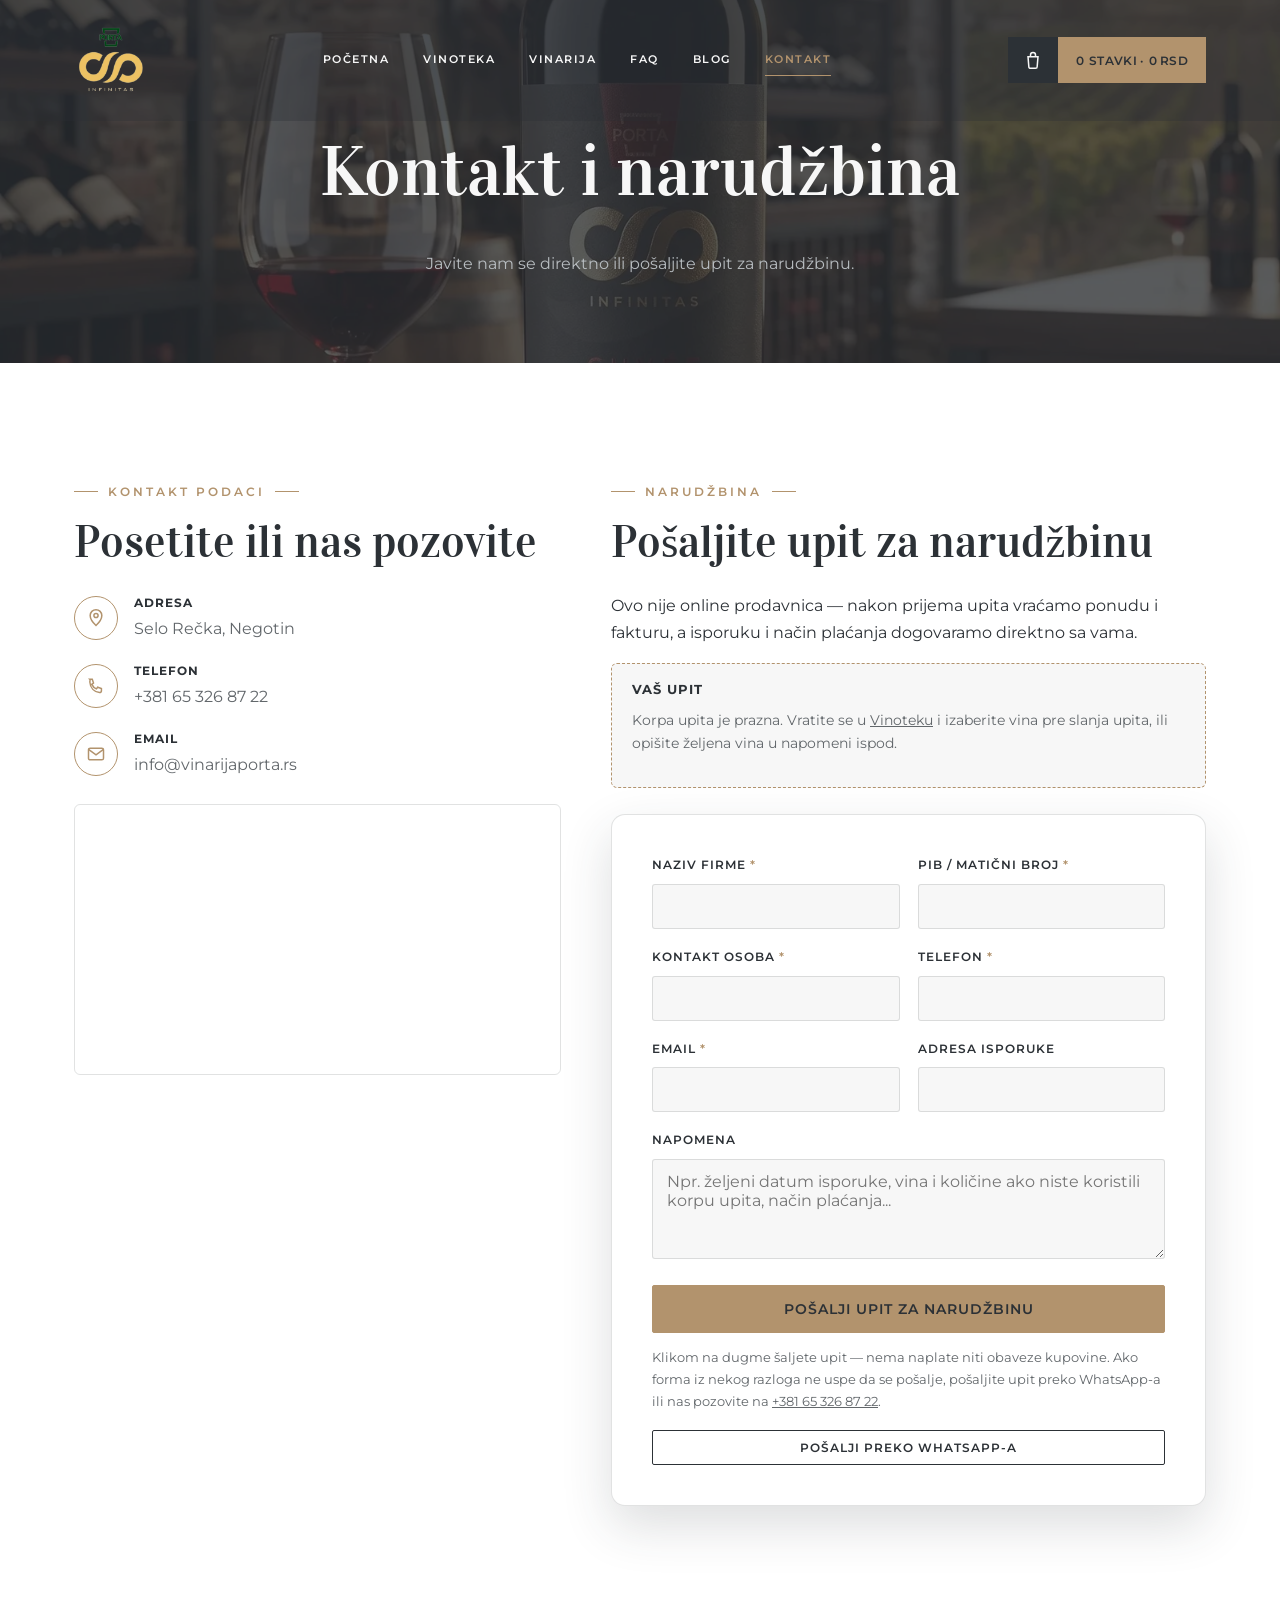
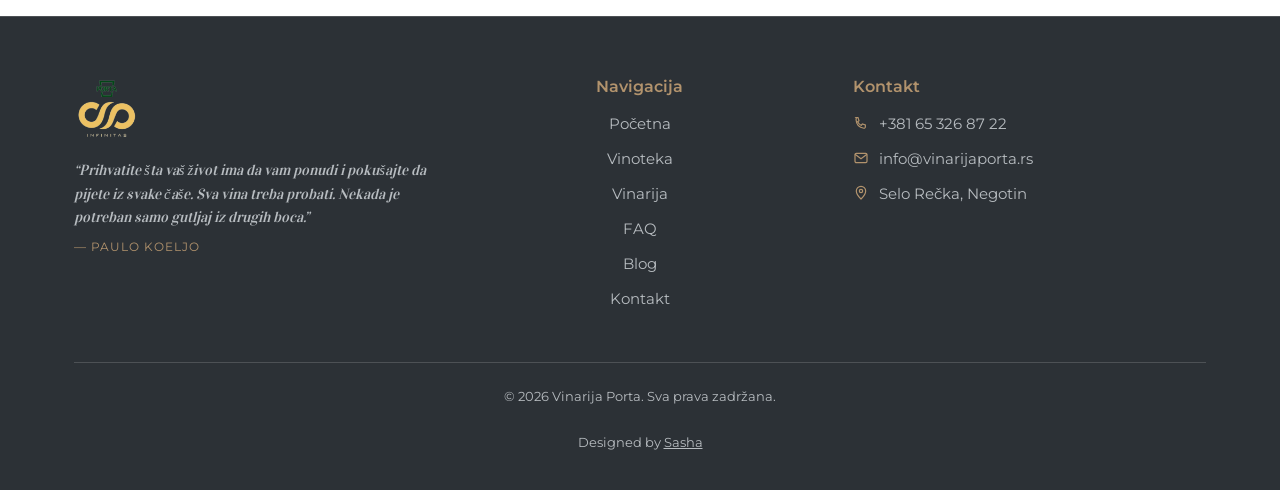
<file: kontakt.html>
<!doctype html>
<html lang="sr">
<head>
<meta charset="UTF-8">
<meta name="viewport" content="width=device-width, initial-scale=1">
<title>Kontakt i narudžbina | Vinarija Porta</title>
<meta name="description" content="Kontaktirajte Vinariju Porta iz sela Rečka kod Negotina. Pošaljite upit za narudžbinu vina — bez plaćanja online, uz fakturu.">
<link rel="canonical" href="https://vinarijaporta.rs/kontakt">
<meta property="og:type" content="website">
<meta property="og:title" content="Kontakt — Vinarija Porta">
<meta property="og:description" content="Pošaljite upit za narudžbinu vina — bez plaćanja online, uz fakturu.">
<meta property="og:image" content="https://vinarijaporta.rs/images/og-image.jpg">
<meta property="og:url" content="https://vinarijaporta.rs/kontakt">
<link rel="icon" href="images/favicon.svg" type="image/svg+xml">
<link rel="preconnect" href="https://fonts.googleapis.com">
<link rel="preconnect" href="https://fonts.gstatic.com" crossorigin>
<link href="https://fonts.googleapis.com/css2?family=Vidaloka&family=Montserrat:wght@300;400;500;600;700&display=swap" rel="stylesheet">
<link rel="stylesheet" href="css/style.css?v=20261125">
</head>
<body>

<header class="site-header">
  <div class="container nav">
    <a href="/" class="logo"><img src="images/logo-porta-infinitas.webp" alt="Vinarija Porta Infinitas" class="site-logo"></a>
    <nav class="nav-links" id="navLinks">
      <a href="/">Početna</a>
      <a href="/vinoteka">Vinoteka</a>
      <a href="/vinarija">Vinarija</a>
      <a href="/faq">FAQ</a>
      <a href="/blog">Blog</a>
      <a href="/kontakt" class="active">Kontakt</a>
    </nav>
    <div class="nav-actions">
      <button class="cart-btn" data-cart-open type="button" aria-label="Otvori korpu upita">
        <span class="cart-icon-box">
          <svg viewBox="0 0 24 24" fill="none" stroke="currentColor" stroke-width="1.8"><path d="M6 8h12l-1 12a2 2 0 0 1-2 2H9a2 2 0 0 1-2-2L6 8Z"/><path d="M9 8V6a3 3 0 0 1 6 0v2"/></svg>
          <span class="cart-icon-badge" data-cart-badge>0</span>
        </span>
        <span class="cart-info-box"><span data-cart-count>0</span> stavki &middot; <span data-cart-total-label>0 RSD</span></span>
      </button>
      <button class="nav-toggle" aria-label="Meni" type="button"><span></span><span></span><span></span></button>
    </div>
  </div>
</header>

<section class="page-hero" style="background-image:url('images/cuvee-na-stolu.webp')">
  <div class="container">
    <h1>Kontakt i narudžbina</h1>
    <p>Javite nam se direktno ili pošaljite upit za narudžbinu.</p>
  </div>
</section>

<section class="section">
  <div class="container contact-grid">

    <div class="reveal">
      <p class="eyebrow">Kontakt podaci</p>
      <h2>Posetite ili nas pozovite</h2>
      <div class="contact-info-list">
        <div class="contact-info-item">
          <div class="ico">
            <svg viewBox="0 0 24 24" width="20" height="20" fill="none" stroke="currentColor" stroke-width="1.8"><path d="M12 21s7-6.5 7-12a7 7 0 1 0-14 0c0 5.5 7 12 7 12Z"/><circle cx="12" cy="9" r="2.5"/></svg>
          </div>
          <div>
            <h4>Adresa</h4>
            <p>Selo Rečka, Negotin</p>
          </div>
        </div>
        <div class="contact-info-item">
          <div class="ico">
            <svg viewBox="0 0 24 24" width="20" height="20" fill="none" stroke="currentColor" stroke-width="1.8"><path d="M4.5 4h3l1.5 4.5-2 1.5a11 11 0 0 0 5.5 5.5l1.5-2 4.5 1.5v3c0 1-1 2-2.2 1.9C9.8 19 5 14.2 4.6 7.2 4.5 6 5.5 5 4.5 4Z"/></svg>
          </div>
          <div>
            <h4>Telefon</h4>
            <p><a href="tel:+381653268722">+381 65 326 87 22</a></p>
          </div>
        </div>
        <div class="contact-info-item">
          <div class="ico">
            <svg viewBox="0 0 24 24" width="20" height="20" fill="none" stroke="currentColor" stroke-width="1.8"><rect x="3" y="5" width="18" height="14" rx="2"/><path d="M3 6.5 12 13l9-6.5"/></svg>
          </div>
          <div>
            <h4>Email</h4>
            <p><a href="mailto:info@vinarijaporta.rs">info@vinarijaporta.rs</a></p>
          </div>
        </div>
      </div>
      <div class="map-embed">
        <iframe src="https://maps.google.com/maps?q=Selo%20Re%C4%8Dka%2C%20Negotin%2C%20Srbija&t=&z=12&ie=UTF8&iwloc=&output=embed" title="Lokacija Vinarije Porta — selo Rečka, Negotin" loading="lazy"></iframe>
      </div>
    </div>

    <div id="narudzbina" class="reveal">
      <p class="eyebrow">Narudžbina</p>
      <h2>Pošaljite upit za narudžbinu</h2>
      <p>Ovo nije online prodavnica — nakon prijema upita vraćamo ponudu i fakturu, a isporuku i način plaćanja dogovaramo direktno sa vama.</p>

      <div class="order-summary" id="orderSummary"></div>

      <div class="form-card">
        <div class="form-success" id="formSuccess" hidden role="status" aria-live="polite" tabindex="-1">
          Hvala! Vaš upit je poslat. Javićemo vam se u najkraćem roku sa ponudom i fakturom.
        </div>
        <div class="form-error" id="formError" hidden role="status" aria-live="polite" tabindex="-1">
          Nažalost, slanje upita nije uspelo. Pokušajte ponovo ili nas kontaktirajte direktno: telefon <a href="tel:+381653268722">+381 65 326 87 22</a> ili e-mail <a href="mailto:info@vinarijaporta.rs">info@vinarijaporta.rs</a>.
        </div>

        <form id="orderForm" name="narudzbina-upit" method="POST" data-netlify="true" data-netlify-honeypot="bot-field" netlify>
          <input type="hidden" name="form-name" value="narudzbina-upit">
          <input type="hidden" name="upit-vina" value="">
          <p class="honeypot"><label>Ne popunjavajte ovo polje: <input name="bot-field"></label></p>

          <div class="form-row two">
            <div class="field">
              <label class="field-required" for="firma">Naziv firme</label>
              <input type="text" id="firma" name="firma" required autocomplete="organization">
            </div>
            <div class="field">
              <label class="field-required" for="pib">PIB / matični broj</label>
              <input type="text" id="pib" name="pib" required>
            </div>
          </div>

          <div class="form-row two">
            <div class="field">
              <label class="field-required" for="kontakt-osoba">Kontakt osoba</label>
              <input type="text" id="kontakt-osoba" name="kontakt-osoba" required autocomplete="name">
            </div>
            <div class="field">
              <label class="field-required" for="telefon">Telefon</label>
              <input type="tel" id="telefon" name="telefon" required autocomplete="tel" inputmode="tel" pattern="[0-9+()\/\s.\-]{6,}" title="Unesite ispravan broj telefona, npr. +381 65 123 4567">
            </div>
          </div>

          <div class="form-row two">
            <div class="field">
              <label class="field-required" for="email">Email</label>
              <input type="email" id="email" name="email" required autocomplete="email" inputmode="email" pattern="[^\s@]+@[^\s@]+\.[^\s@.]{2,}" title="Unesite ispravnu e-mail adresu, npr. ime@firma.rs">
            </div>
            <div class="field">
              <label for="adresa">Adresa isporuke</label>
              <input type="text" id="adresa" name="adresa" autocomplete="street-address">
            </div>
          </div>

          <div class="form-row">
            <div class="field">
              <label for="napomena">Napomena</label>
              <textarea id="napomena" name="napomena" placeholder="Npr. željeni datum isporuke, vina i količine ako niste koristili korpu upita, način plaćanja..."></textarea>
            </div>
          </div>

          <button type="submit" class="btn btn-primary btn-block">Pošalji upit za narudžbinu</button>

          <p class="form-note">Klikom na dugme šaljete upit — nema naplate niti obaveze kupovine. Ako forma iz nekog razloga ne uspe da se pošalje, pošaljite upit preko WhatsApp-a ili nas pozovite na <a href="tel:+381653268722">+381 65 326 87 22</a>.</p>

          <div class="form-alt-channels">
            <button type="button" id="sendWhatsappFallback" class="btn btn-outline btn-sm">Pošalji preko WhatsApp-a</button>
          </div>
        </form>
      </div>
    </div>

  </div>
</section>

<footer class="site-footer">
  <div class="container">
    <div class="footer-grid">
      <div>
        <img src="images/logo-porta-infinitas.webp" alt="Vinarija Porta Infinitas" class="footer-logo" width="120" height="120" loading="lazy">
        <p class="footer-quote">&ldquo;Prihvatite šta vaš život ima da vam ponudi i pokušajte da pijete iz svake čaše. Sva vina treba probati. Nekada je potreban samo gutljaj iz drugih boca.&rdquo;<cite>— Paulo Koeljo</cite></p>
      </div>
      <div>
        <h4>Navigacija</h4>
        <ul>
          <li><a href="/">Početna</a></li>
          <li><a href="/vinoteka">Vinoteka</a></li>
          <li><a href="/vinarija">Vinarija</a></li>
          <li><a href="/faq">FAQ</a></li>
          <li><a href="/blog">Blog</a></li>
          <li><a href="/kontakt">Kontakt</a></li>
        </ul>
      </div>
      <div>
        <h4>Kontakt</h4>
        <ul class="footer-contact">
          <li><svg viewBox="0 0 24 24" width="16" height="16" fill="none" stroke="currentColor" stroke-width="1.8"><path d="M4.5 4h3l1.5 4.5-2 1.5a11 11 0 0 0 5.5 5.5l1.5-2 4.5 1.5v3c0 1-1 2-2.2 1.9C9.8 19 5 14.2 4.6 7.2 4.5 6 5.5 5 4.5 4Z"/></svg><a href="tel:+381653268722">+381 65 326 87 22</a></li>
          <li><svg viewBox="0 0 24 24" width="16" height="16" fill="none" stroke="currentColor" stroke-width="1.8"><rect x="3" y="5" width="18" height="14" rx="2"/><path d="M3 6.5 12 13l9-6.5"/></svg><a href="mailto:info@vinarijaporta.rs">info@vinarijaporta.rs</a></li>
          <li><svg viewBox="0 0 24 24" width="16" height="16" fill="none" stroke="currentColor" stroke-width="1.8"><path d="M12 21s7-6.5 7-12a7 7 0 1 0-14 0c0 5.5 7 12 7 12Z"/><circle cx="12" cy="9" r="2.5"/></svg><span>Selo Rečka, Negotin</span></li>
        </ul>
      </div>
    </div>
    <div class="footer-bottom">
      <p>&copy; <span id="year"></span> Vinarija Porta. Sva prava zadržana.</p>
      <p>Designed by <a href="tel:+381646758050">Sasha</a></p>
    </div>
  </div>
</footer>

<div class="cart-overlay" id="cartOverlay"></div>
<aside class="cart-drawer" id="cartDrawer">
  <div class="cart-drawer-head">
    <h3>Vaš upit</h3>
    <button class="cart-close" data-cart-close type="button" aria-label="Zatvori">&times;</button>
  </div>
  <div class="cart-items" id="cartItems"></div>
  <div class="cart-drawer-foot" id="cartDrawerFoot">
    <div class="cart-total-row"><span>Ukupno (orijentaciono)</span><strong id="cartTotal">0 RSD</strong></div>
    <a href="#narudzbina" class="btn btn-primary btn-block" data-cart-close>Idi na formu za upit</a>
  </div>
</aside>

<button id="backToTop" class="back-to-top" type="button" aria-label="Nazad na vrh strane">
  <svg viewBox="0 0 24 24" fill="none" stroke="currentColor" stroke-width="2"><path d="M12 19V5M5 12l7-7 7 7"/></svg>
</button>

<script src="js/cart.js?v=20261125"></script>
<script src="js/main.js?v=20261125"></script>
</body>
</html>
</file>
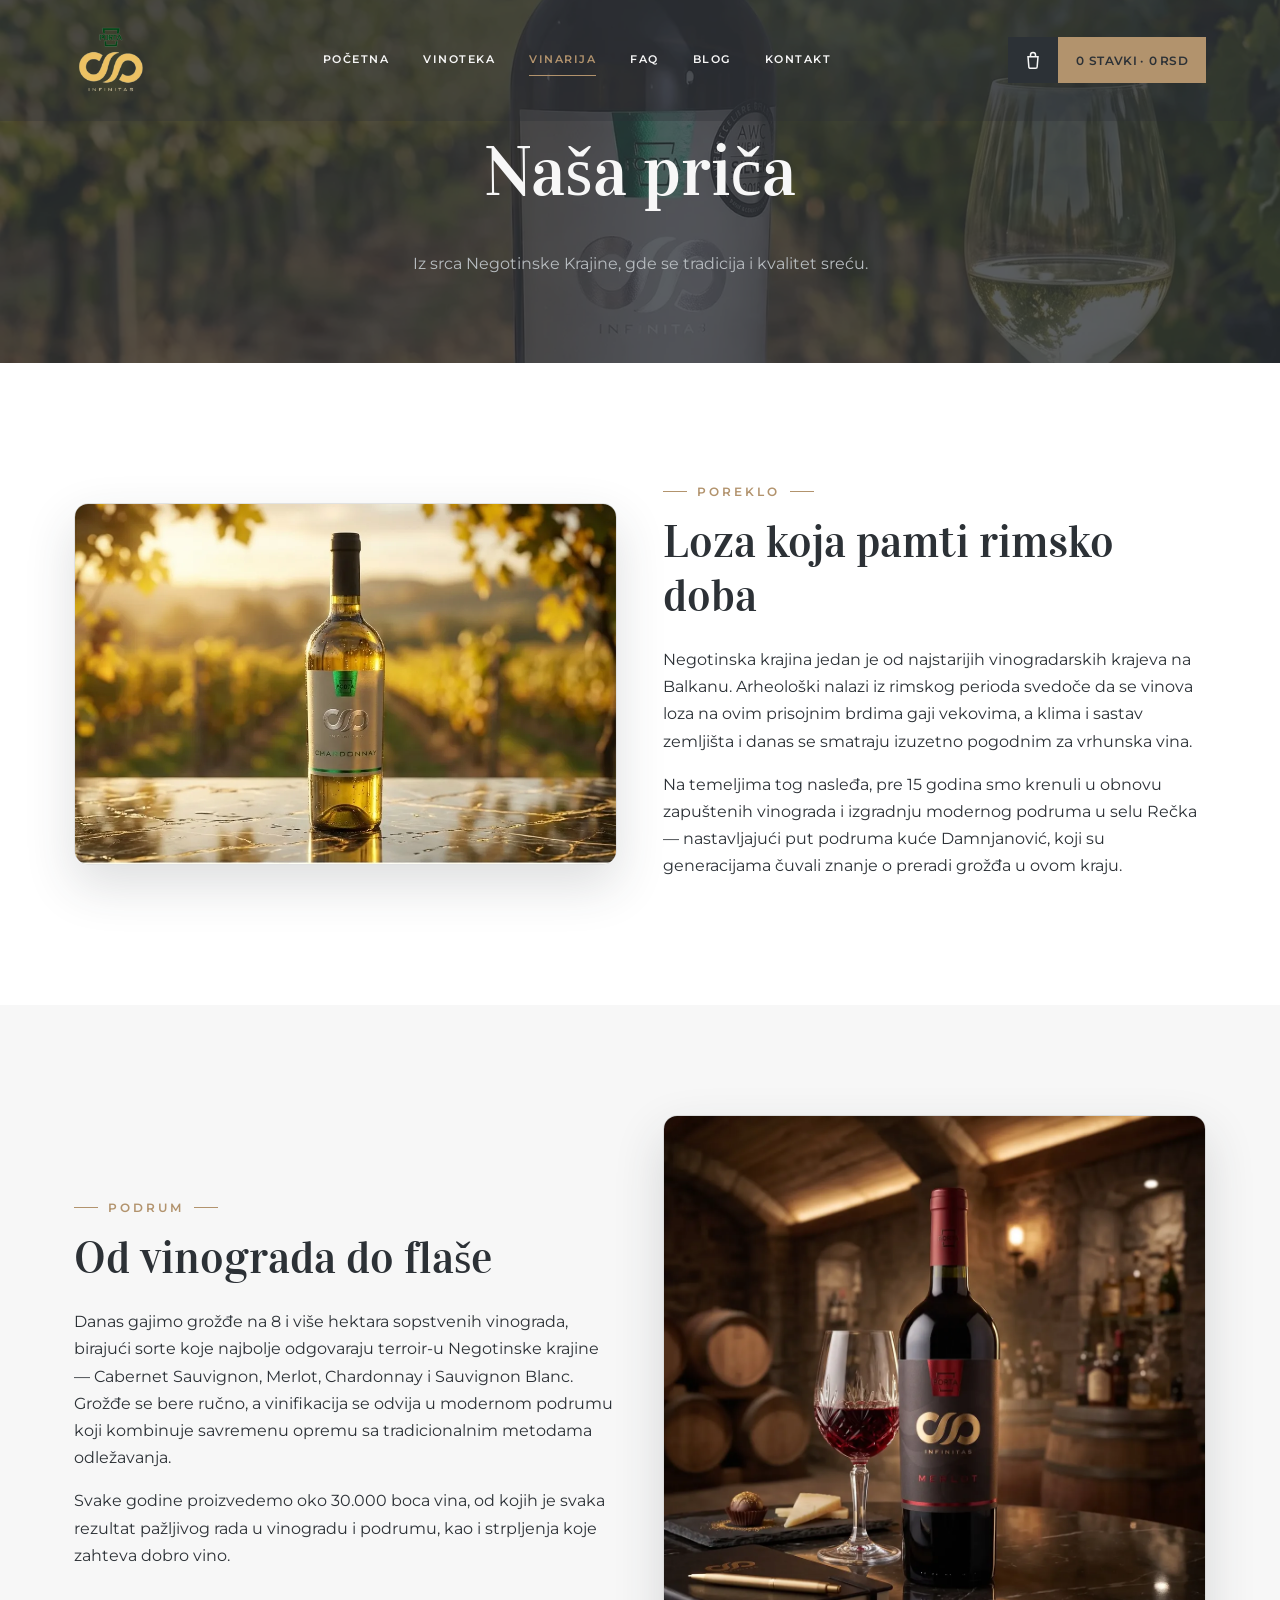
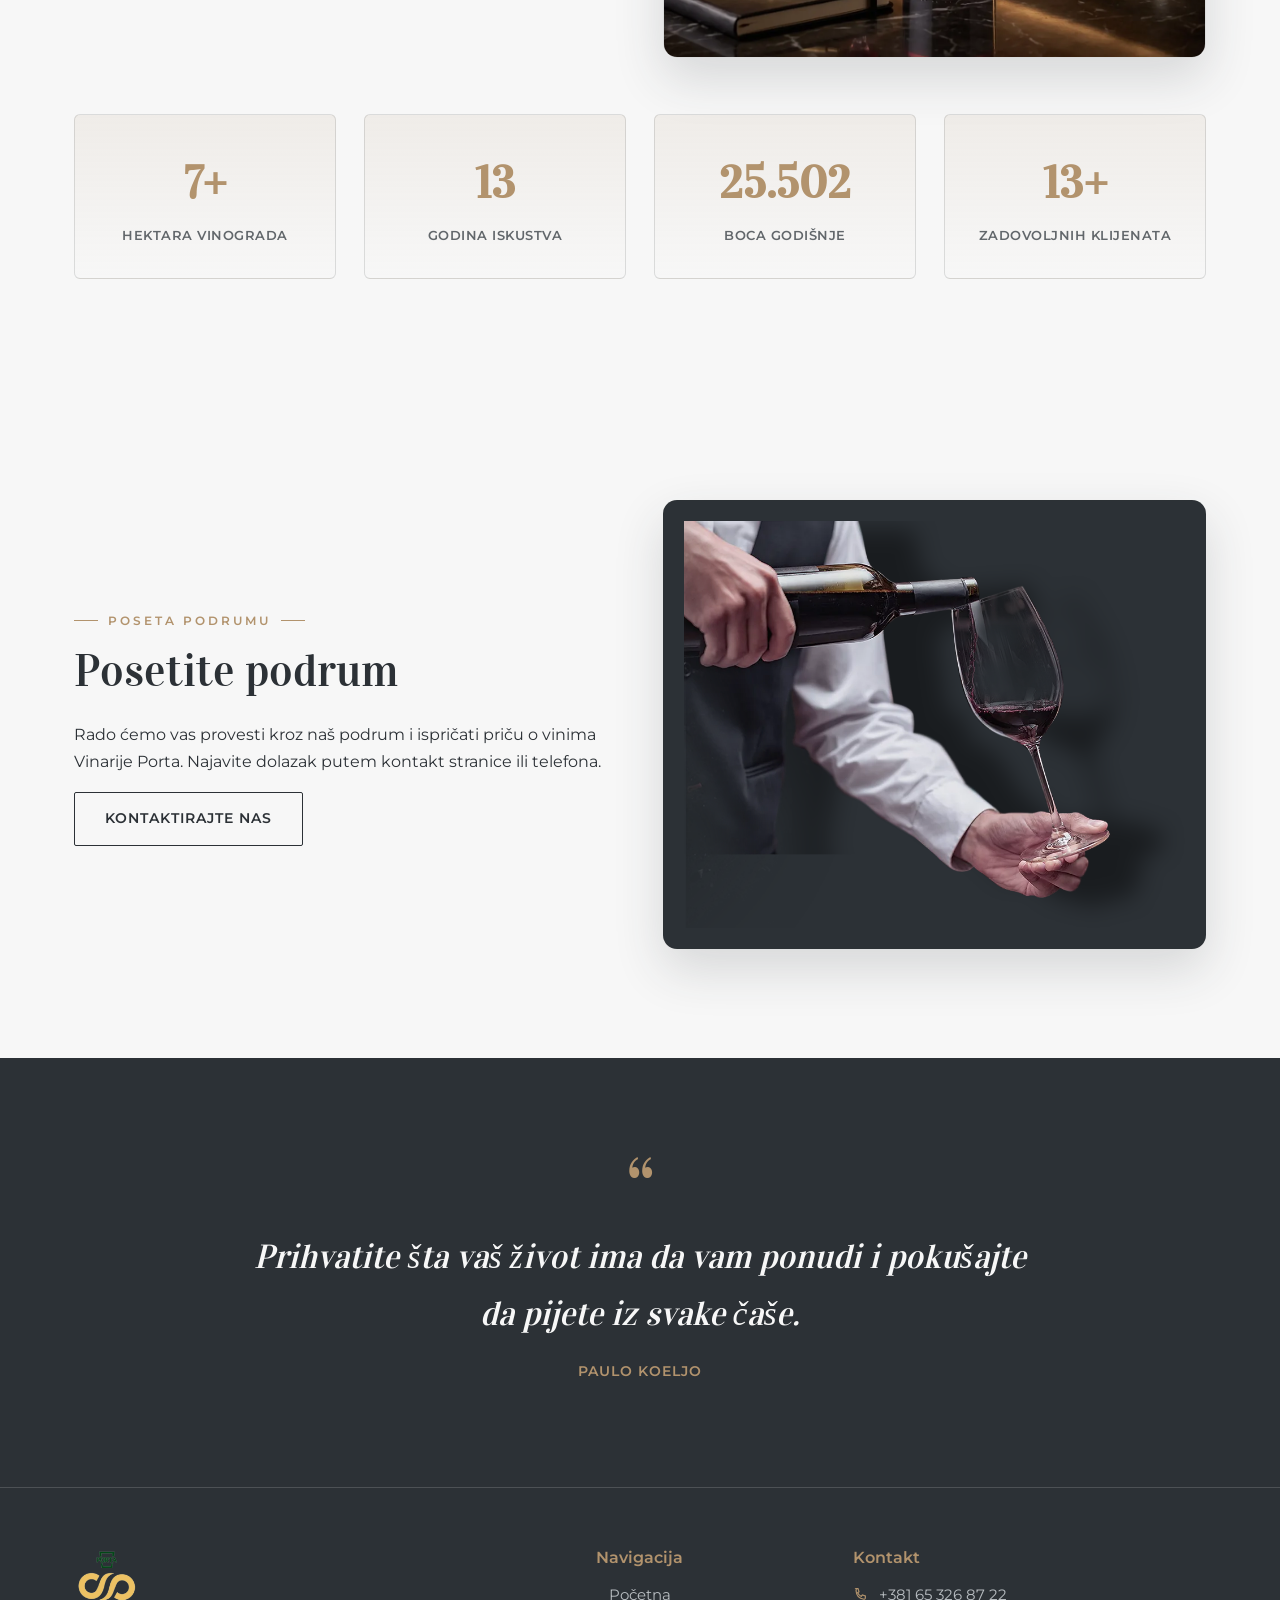
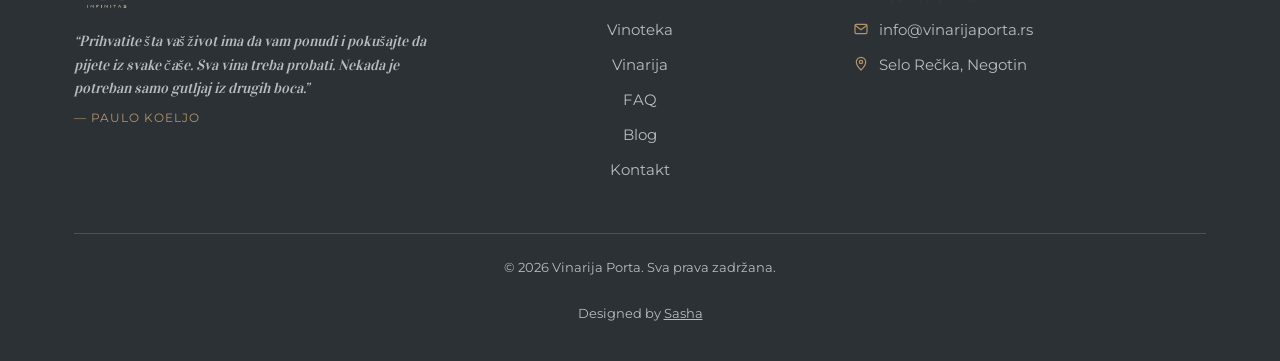
<file: vinarija.html>
<!doctype html>
<html lang="sr">
<head>
<meta charset="UTF-8">
<meta name="viewport" content="width=device-width, initial-scale=1">
<title>Vinarija Porta | Istorija, vinogradi i podrum u selu Rečka</title>
<meta name="description" content="Upoznajte Vinariju Porta iz sela Rečka kod Negotina — tradicija gajenja vinove loze još iz rimskog doba, podrumi porodice Damnjanović i 15 godina posvećenosti vinu.">
<link rel="canonical" href="https://vinarijaporta.rs/vinarija">
<meta property="og:type" content="website">
<meta property="og:title" content="Vinarija Porta — istorija i podrum">
<meta property="og:description" content="Tradicija gajenja vinove loze u Negotinskoj krajini od rimskog doba, obnovljena pre 15 godina u selu Rečka.">
<meta property="og:image" content="https://vinarijaporta.rs/images/og-image.jpg">
<meta property="og:url" content="https://vinarijaporta.rs/vinarija">
<link rel="icon" href="images/favicon.svg" type="image/svg+xml">
<link rel="preconnect" href="https://fonts.googleapis.com">
<link rel="preconnect" href="https://fonts.gstatic.com" crossorigin>
<link href="https://fonts.googleapis.com/css2?family=Vidaloka&family=Montserrat:wght@300;400;500;600;700&display=swap" rel="stylesheet">
<link rel="stylesheet" href="css/style.css?v=20261125">
</head>
<body>

<header class="site-header">
  <div class="container nav">
    <a href="/" class="logo"><img src="images/logo-porta-infinitas.webp" alt="Vinarija Porta Infinitas" class="site-logo"></a>
    <nav class="nav-links" id="navLinks">
      <a href="/">Početna</a>
      <a href="/vinoteka">Vinoteka</a>
      <a href="/vinarija" class="active">Vinarija</a>
      <a href="/faq">FAQ</a>
      <a href="/blog">Blog</a>
      <a href="/kontakt">Kontakt</a>
    </nav>
    <div class="nav-actions">
      <button class="cart-btn" data-cart-open type="button" aria-label="Otvori korpu upita">
        <span class="cart-icon-box">
          <svg viewBox="0 0 24 24" fill="none" stroke="currentColor" stroke-width="1.8"><path d="M6 8h12l-1 12a2 2 0 0 1-2 2H9a2 2 0 0 1-2-2L6 8Z"/><path d="M9 8V6a3 3 0 0 1 6 0v2"/></svg>
          <span class="cart-icon-badge" data-cart-badge>0</span>
        </span>
        <span class="cart-info-box"><span data-cart-count>0</span> stavki &middot; <span data-cart-total-label>0 RSD</span></span>
      </button>
      <button class="nav-toggle" aria-label="Meni" type="button"><span></span><span></span><span></span></button>
    </div>
  </div>
</header>

<section class="page-hero" style="background-image:url('images/sauvignon-vinograd.webp')">
  <div class="container">
    <h1>Naša priča</h1>
    <p>Iz srca Negotinske Krajine, gde se tradicija i kvalitet sreću.</p>
  </div>
</section>

<section class="section">
  <div class="container about-grid">
    <div class="about-media reveal">
      <img src="images/chardonnay-vinograd.webp" alt="Vinogradi Vinarije Porta u selu Rečka kod Negotina" width="1024" height="682" loading="lazy">
    </div>
    <div class="about-text reveal">
      <p class="eyebrow">Poreklo</p>
      <h2>Loza koja pamti rimsko doba</h2>
      <p>Negotinska krajina jedan je od najstarijih vinogradarskih krajeva na Balkanu. Arheološki nalazi iz rimskog perioda svedoče da se vinova loza na ovim prisojnim brdima gaji vekovima, a klima i sastav zemljišta i danas se smatraju izuzetno pogodnim za vrhunska vina.</p>
      <p>Na temeljima tog nasleđa, pre 15 godina smo krenuli u obnovu zapuštenih vinograda i izgradnju modernog podruma u selu Rečka — nastavljajući put podruma kuće Damnjanović, koji su generacijama čuvali znanje o preradi grožđa u ovom kraju.</p>
    </div>
  </div>
</section>

<section class="section section-alt">
  <div class="container about-grid">
    <div class="about-text reveal">
      <p class="eyebrow">Podrum</p>
      <h2>Od vinograda do flaše</h2>
      <p>Danas gajimo grožđe na 8 i više hektara sopstvenih vinograda, birajući sorte koje najbolje odgovaraju terroir-u Negotinske krajine — Cabernet Sauvignon, Merlot, Chardonnay i Sauvignon Blanc. Grožđe se bere ručno, a vinifikacija se odvija u modernom podrumu koji kombinuje savremenu opremu sa tradicionalnim metodama odležavanja.</p>
      <p>Svake godine proizvedemo oko 30.000 boca vina, od kojih je svaka rezultat pažljivog rada u vinogradu i podrumu, kao i strpljenja koje zahteva dobro vino.</p>
    </div>
    <div class="about-media reveal">
      <img src="images/merlot-lifestyle.webp" alt="Vino Vinarije Porta uz sireve u podrumu" width="1200" height="1200" loading="lazy">
    </div>
  </div>

  <div class="container">
    <div class="stats reveal-group">
      <div class="stat reveal"><strong class="counter" data-target="8" data-suffix="+">0</strong><span>Hektara vinograda</span></div>
      <div class="stat reveal"><strong class="counter" data-target="15" data-suffix="">0</strong><span>Godina iskustva</span></div>
      <div class="stat reveal"><strong class="counter" data-target="30000" data-suffix="">0</strong><span>Boca godišnje</span></div>
      <div class="stat reveal"><strong class="counter" data-target="15" data-suffix="+">0</strong><span>Zadovoljnih klijenata</span></div>
    </div>
  </div>
</section>

<section class="section section-alt">
  <div class="container about-grid">
    <div class="about-text reveal">
      <p class="eyebrow">Poseta podrumu</p>
      <h2>Posetite podrum</h2>
      <p>Rado ćemo vas provesti kroz naš podrum i ispričati priču o vinima Vinarije Porta. Najavite dolazak putem kontakt stranice ili telefona.</p>
      <a href="/kontakt" class="btn btn-outline">Kontaktirajte nas</a>
    </div>
    <div class="about-media reveal" style="background:var(--dark); display:flex; align-items:center; justify-content:center; padding:20px;">
      <img src="images/wine-hands.webp" alt="Sipanje vina u čašu u podrumu Vinarije Porta" loading="lazy" style="max-height:420px; width:auto; object-fit:contain;">
    </div>
  </div>
</section>

<section class="quote-section">
  <div class="container reveal-group">
    <div class="quote-mark reveal">&ldquo;</div>
    <blockquote class="reveal">Prihvatite šta vaš život ima da vam ponudi i pokušajte da pijete iz svake čaše.</blockquote>
    <p class="quote-author reveal">Paulo Koeljo</p>
  </div>
</section>

<footer class="site-footer">
  <div class="container">
    <div class="footer-grid">
      <div>
        <img src="images/logo-porta-infinitas.webp" alt="Vinarija Porta Infinitas" class="footer-logo" width="120" height="120" loading="lazy">
        <p class="footer-quote">&ldquo;Prihvatite šta vaš život ima da vam ponudi i pokušajte da pijete iz svake čaše. Sva vina treba probati. Nekada je potreban samo gutljaj iz drugih boca.&rdquo;<cite>— Paulo Koeljo</cite></p>
      </div>
      <div>
        <h4>Navigacija</h4>
        <ul>
          <li><a href="/">Početna</a></li>
          <li><a href="/vinoteka">Vinoteka</a></li>
          <li><a href="/vinarija">Vinarija</a></li>
          <li><a href="/faq">FAQ</a></li>
          <li><a href="/blog">Blog</a></li>
          <li><a href="/kontakt">Kontakt</a></li>
        </ul>
      </div>
      <div>
        <h4>Kontakt</h4>
        <ul class="footer-contact">
          <li><svg viewBox="0 0 24 24" width="16" height="16" fill="none" stroke="currentColor" stroke-width="1.8"><path d="M4.5 4h3l1.5 4.5-2 1.5a11 11 0 0 0 5.5 5.5l1.5-2 4.5 1.5v3c0 1-1 2-2.2 1.9C9.8 19 5 14.2 4.6 7.2 4.5 6 5.5 5 4.5 4Z"/></svg><a href="tel:+381653268722">+381 65 326 87 22</a></li>
          <li><svg viewBox="0 0 24 24" width="16" height="16" fill="none" stroke="currentColor" stroke-width="1.8"><rect x="3" y="5" width="18" height="14" rx="2"/><path d="M3 6.5 12 13l9-6.5"/></svg><a href="mailto:info@vinarijaporta.rs">info@vinarijaporta.rs</a></li>
          <li><svg viewBox="0 0 24 24" width="16" height="16" fill="none" stroke="currentColor" stroke-width="1.8"><path d="M12 21s7-6.5 7-12a7 7 0 1 0-14 0c0 5.5 7 12 7 12Z"/><circle cx="12" cy="9" r="2.5"/></svg><span>Selo Rečka, Negotin</span></li>
        </ul>
      </div>
    </div>
    <div class="footer-bottom">
      <p>&copy; <span id="year"></span> Vinarija Porta. Sva prava zadržana.</p>
      <p>Designed by <a href="tel:+381646758050">Sasha</a></p>
    </div>
  </div>
</footer>

<div class="cart-overlay" id="cartOverlay"></div>
<aside class="cart-drawer" id="cartDrawer">
  <div class="cart-drawer-head">
    <h3>Vaš upit</h3>
    <button class="cart-close" data-cart-close type="button" aria-label="Zatvori">&times;</button>
  </div>
  <div class="cart-items" id="cartItems"></div>
  <div class="cart-drawer-foot" id="cartDrawerFoot">
    <div class="cart-total-row"><span>Ukupno (orijentaciono)</span><strong id="cartTotal">0 RSD</strong></div>
    <a href="/kontakt#narudzbina" class="btn btn-primary btn-block">Pošalji upit za narudžbinu</a>
  </div>
</aside>

<button id="backToTop" class="back-to-top" type="button" aria-label="Nazad na vrh strane">
  <svg viewBox="0 0 24 24" fill="none" stroke="currentColor" stroke-width="2"><path d="M12 19V5M5 12l7-7 7 7"/></svg>
</button>

<script src="js/cart.js?v=20261125"></script>
<script src="js/main.js?v=20261125"></script>
</body>
</html>
</file>
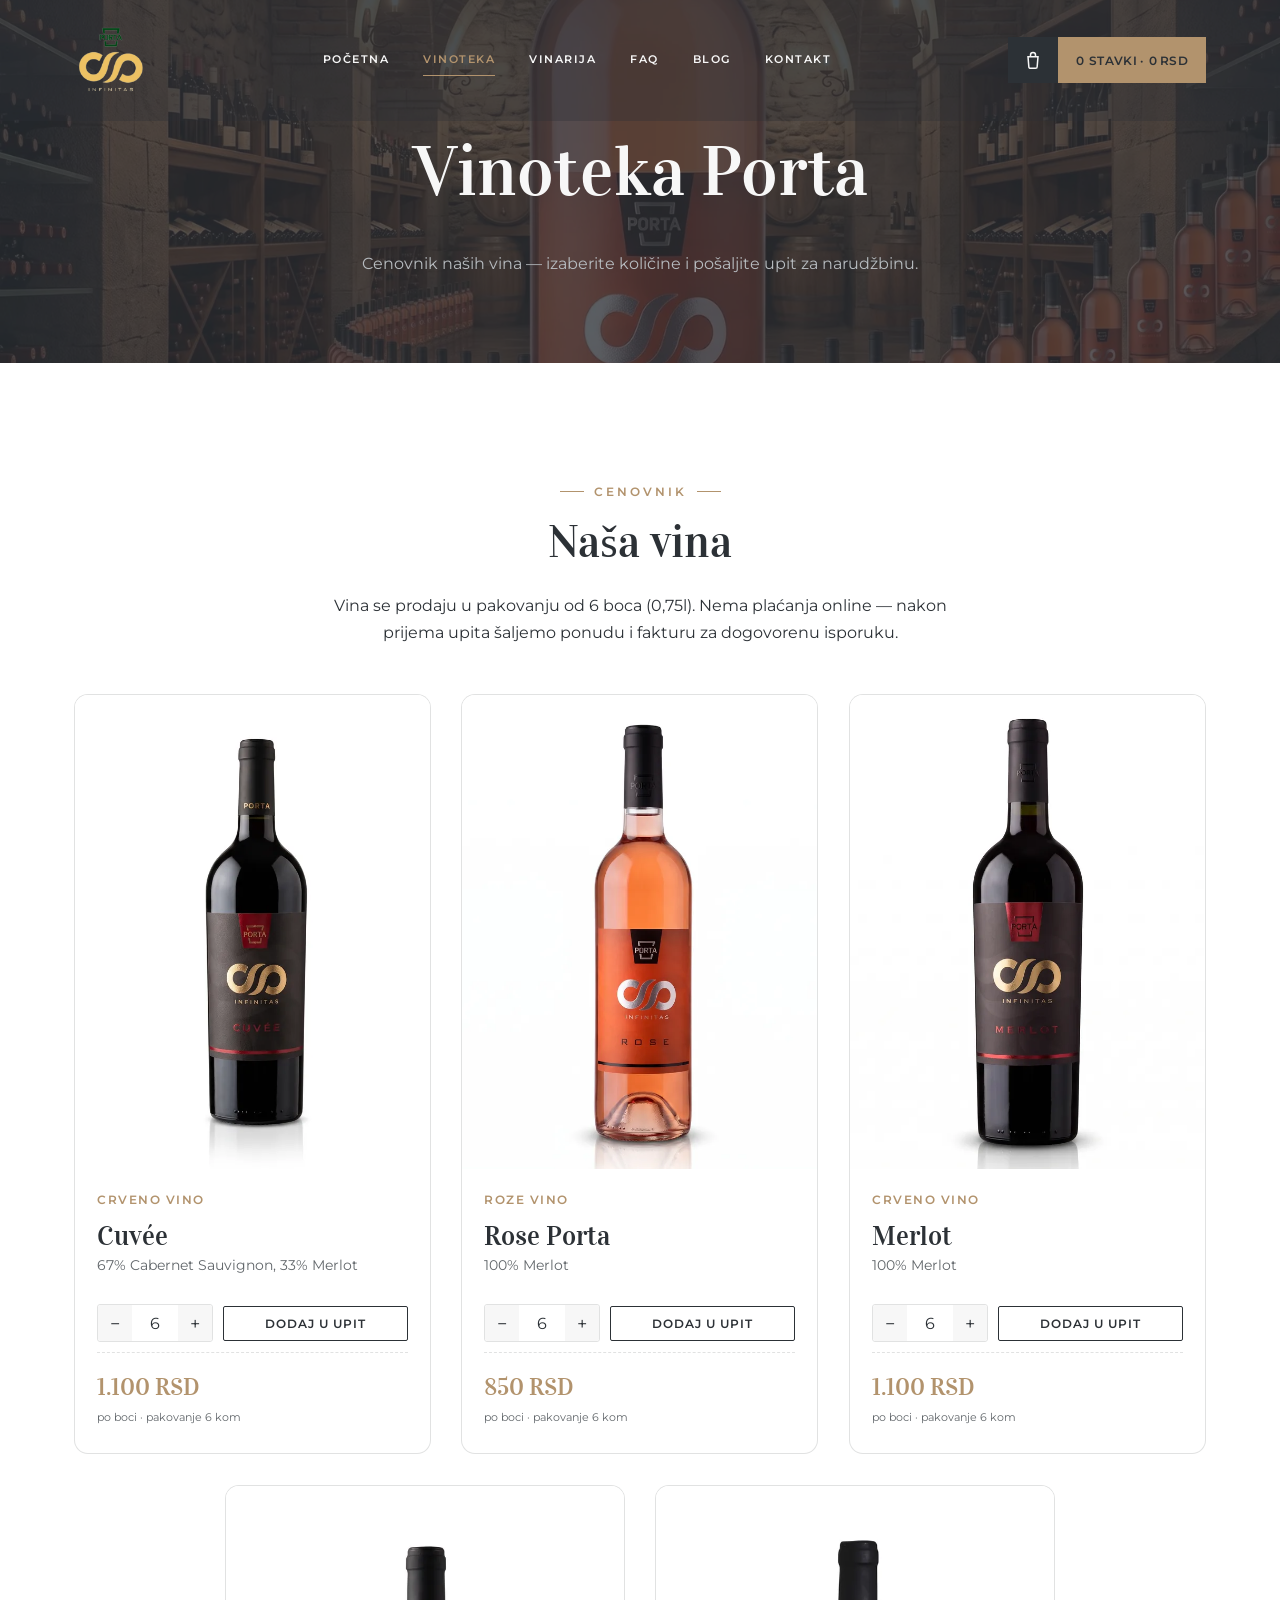
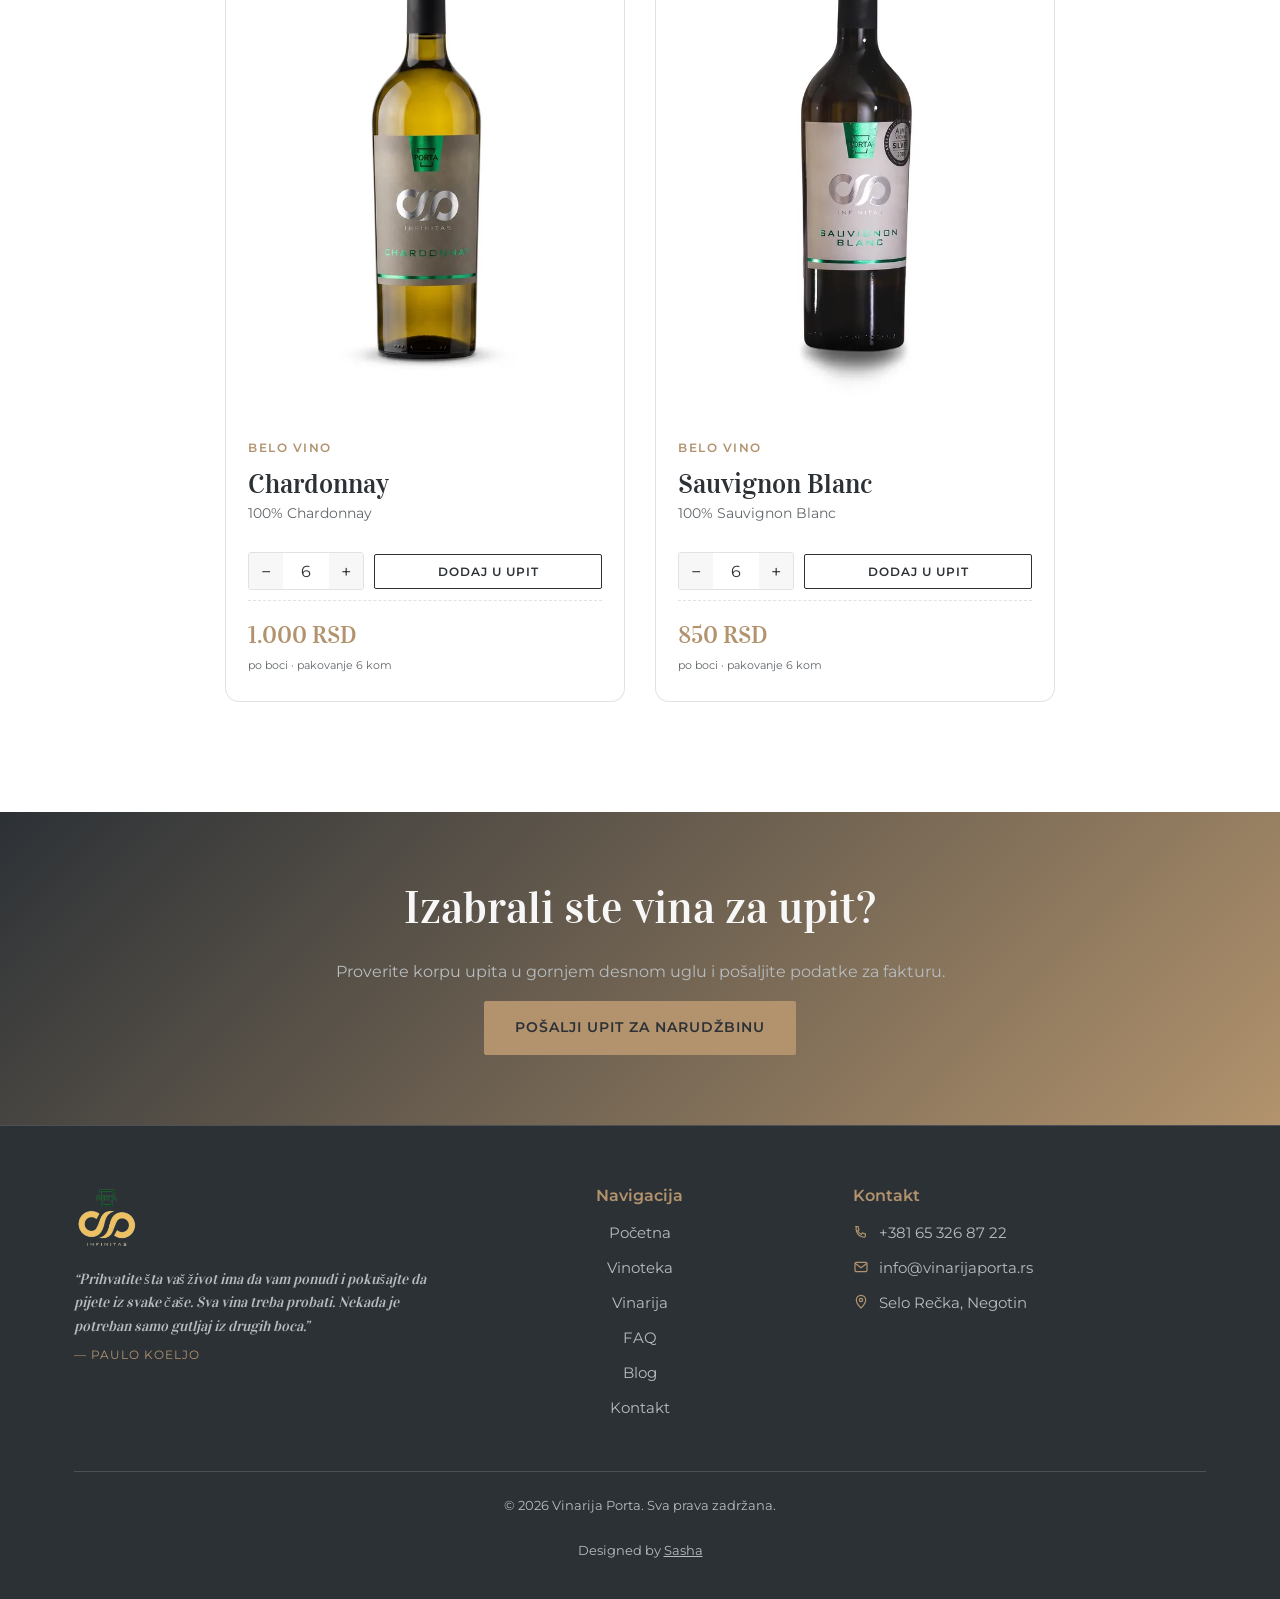
<file: vinoteka.html>
<!doctype html>
<html lang="sr">
<head>
<meta charset="UTF-8">
<meta name="viewport" content="width=device-width, initial-scale=1">
<title>Vinoteka | Vinarija Porta — cenovnik vina</title>
<meta name="description" content="Katalog vina Vinarije Porta: Cuvée, Chardonnay, Rose Porta, Sauvignon Blanc i Merlot. Prodaja u pakovanju od 6 boca, dodajte vina u upit i pošaljite narudžbinu za fakturu.">
<link rel="canonical" href="https://vinarijaporta.rs/vinoteka">
<meta property="og:type" content="website">
<meta property="og:title" content="Vinoteka — Vinarija Porta">
<meta property="og:description" content="Cuvée, Chardonnay, Rose Porta, Sauvignon Blanc, Merlot — pakovanje od 6 boca, upit bez plaćanja online.">
<meta property="og:image" content="https://vinarijaporta.rs/images/og-image.jpg">
<meta property="og:url" content="https://vinarijaporta.rs/vinoteka">
<link rel="icon" href="images/favicon.svg" type="image/svg+xml">
<link rel="preconnect" href="https://fonts.googleapis.com">
<link rel="preconnect" href="https://fonts.gstatic.com" crossorigin>
<link href="https://fonts.googleapis.com/css2?family=Vidaloka&family=Montserrat:wght@300;400;500;600;700&display=swap" rel="stylesheet">
<link rel="stylesheet" href="css/style.css?v=20261125">
</head>
<body>

<header class="site-header">
  <div class="container nav">
    <a href="/" class="logo"><img src="images/logo-porta-infinitas.webp" alt="Vinarija Porta Infinitas" class="site-logo"></a>
    <nav class="nav-links" id="navLinks">
      <a href="/">Početna</a>
      <a href="/vinoteka" class="active">Vinoteka</a>
      <a href="/vinarija">Vinarija</a>
      <a href="/faq">FAQ</a>
      <a href="/blog">Blog</a>
      <a href="/kontakt">Kontakt</a>
    </nav>
    <div class="nav-actions">
      <button class="cart-btn" data-cart-open type="button" aria-label="Otvori korpu upita">
        <span class="cart-icon-box">
          <svg viewBox="0 0 24 24" fill="none" stroke="currentColor" stroke-width="1.8"><path d="M6 8h12l-1 12a2 2 0 0 1-2 2H9a2 2 0 0 1-2-2L6 8Z"/><path d="M9 8V6a3 3 0 0 1 6 0v2"/></svg>
          <span class="cart-icon-badge" data-cart-badge>0</span>
        </span>
        <span class="cart-info-box"><span data-cart-count>0</span> stavki &middot; <span data-cart-total-label>0 RSD</span></span>
      </button>
      <button class="nav-toggle" aria-label="Meni" type="button"><span></span><span></span><span></span></button>
    </div>
  </div>
</header>

<section class="page-hero" style="background-image:url('images/rose-podrum.webp')">
  <div class="container">
    <h1>Vinoteka Porta</h1>
    <p>Cenovnik naših vina — izaberite količine i pošaljite upit za narudžbinu.</p>
  </div>
</section>

<section class="section">
  <div class="container">
    <div class="section-head reveal">
      <p class="eyebrow">Cenovnik</p>
      <h2>Naša vina</h2>
      <p>Vina se prodaju u pakovanju od 6 boca (0,75l). Nema plaćanja online — nakon prijema upita šaljemo ponudu i fakturu za dogovorenu isporuku.</p>
    </div>
    <div class="wine-grid reveal-group" data-products></div>
  </div>
</section>

<section class="cta-banner">
  <div class="container reveal-group">
    <h2 class="reveal">Izabrali ste vina za upit?</h2>
    <p class="reveal">Proverite korpu upita u gornjem desnom uglu i pošaljite podatke za fakturu.</p>
    <a href="/kontakt#narudzbina" class="btn btn-primary reveal">Pošalji upit za narudžbinu</a>
  </div>
</section>

<footer class="site-footer">
  <div class="container">
    <div class="footer-grid">
      <div>
        <img src="images/logo-porta-infinitas.webp" alt="Vinarija Porta Infinitas" class="footer-logo" width="120" height="120" loading="lazy">
        <p class="footer-quote">&ldquo;Prihvatite šta vaš život ima da vam ponudi i pokušajte da pijete iz svake čaše. Sva vina treba probati. Nekada je potreban samo gutljaj iz drugih boca.&rdquo;<cite>— Paulo Koeljo</cite></p>
      </div>
      <div>
        <h4>Navigacija</h4>
        <ul>
          <li><a href="/">Početna</a></li>
          <li><a href="/vinoteka">Vinoteka</a></li>
          <li><a href="/vinarija">Vinarija</a></li>
          <li><a href="/faq">FAQ</a></li>
          <li><a href="/blog">Blog</a></li>
          <li><a href="/kontakt">Kontakt</a></li>
        </ul>
      </div>
      <div>
        <h4>Kontakt</h4>
        <ul class="footer-contact">
          <li><svg viewBox="0 0 24 24" width="16" height="16" fill="none" stroke="currentColor" stroke-width="1.8"><path d="M4.5 4h3l1.5 4.5-2 1.5a11 11 0 0 0 5.5 5.5l1.5-2 4.5 1.5v3c0 1-1 2-2.2 1.9C9.8 19 5 14.2 4.6 7.2 4.5 6 5.5 5 4.5 4Z"/></svg><a href="tel:+381653268722">+381 65 326 87 22</a></li>
          <li><svg viewBox="0 0 24 24" width="16" height="16" fill="none" stroke="currentColor" stroke-width="1.8"><rect x="3" y="5" width="18" height="14" rx="2"/><path d="M3 6.5 12 13l9-6.5"/></svg><a href="mailto:info@vinarijaporta.rs">info@vinarijaporta.rs</a></li>
          <li><svg viewBox="0 0 24 24" width="16" height="16" fill="none" stroke="currentColor" stroke-width="1.8"><path d="M12 21s7-6.5 7-12a7 7 0 1 0-14 0c0 5.5 7 12 7 12Z"/><circle cx="12" cy="9" r="2.5"/></svg><span>Selo Rečka, Negotin</span></li>
        </ul>
      </div>
    </div>
    <div class="footer-bottom">
      <p>&copy; <span id="year"></span> Vinarija Porta. Sva prava zadržana.</p>
      <p>Designed by <a href="tel:+381646758050">Sasha</a></p>
    </div>
  </div>
</footer>

<div class="cart-overlay" id="cartOverlay"></div>
<aside class="cart-drawer" id="cartDrawer">
  <div class="cart-drawer-head">
    <h3>Vaš upit</h3>
    <button class="cart-close" data-cart-close type="button" aria-label="Zatvori">&times;</button>
  </div>
  <div class="cart-items" id="cartItems"></div>
  <div class="cart-drawer-foot" id="cartDrawerFoot">
    <div class="cart-total-row"><span>Ukupno (orijentaciono)</span><strong id="cartTotal">0 RSD</strong></div>
    <a href="/kontakt#narudzbina" class="btn btn-primary btn-block">Pošalji upit za narudžbinu</a>
  </div>
</aside>

<button id="backToTop" class="back-to-top" type="button" aria-label="Nazad na vrh strane">
  <svg viewBox="0 0 24 24" fill="none" stroke="currentColor" stroke-width="2"><path d="M12 19V5M5 12l7-7 7 7"/></svg>
</button>

<script src="js/cart.js?v=20261125"></script>
<script src="js/main.js?v=20261125"></script>
</body>
</html>
</file>
<file: css/style.css>
/* ==========================================================================
   Vinarija Porta — glavni stylesheet
   Paleta: samo #B2936D (bež) i #2C3136 (tamna), belа za pozadinu sekcija
   ========================================================================== */

:root{
  --beige: #b2936d;
  --dark: #2c3136;
  --dark-alt: #2c3136;
  --light: #f7f7f7;
  --white: #ffffff;

  /* stara imena i dalje postoje radi manje izmena u ostatku fajla,
     ali sve pokazuju na istu bež/tamnu paletu — bez zlatne/zelene/crvene */
  --green: var(--beige);
  --wine: var(--beige);
  --gold: var(--beige);

  --text-dark: #2c3136;
  --text-light: #f7f7f7;
  --muted-on-light: #62676b;
  --muted-on-dark: #b7bcc0;

  --line-on-light: rgba(44,49,54,0.14);
  --line-on-dark: rgba(247,247,247,0.16);
  --line-gold: rgba(178,147,109,0.45);

  --radius: 6px;
  --radius-lg: 14px;
  --shadow: 0 20px 50px rgba(44,49,54,0.16);
  --shadow-dark: 0 20px 50px rgba(0,0,0,0.45);
  --ff-serif: "Vidaloka", Georgia, serif;
  --ff-sans: "Montserrat", "Segoe UI", sans-serif;
  --container: 1180px;
}

*,*::before,*::after{ box-sizing: border-box; }
html{ scroll-behavior: smooth; }
body{
  margin:0;
  background: var(--white);
  color: var(--text-dark);
  font-family: var(--ff-sans);
  font-size: 16px;
  line-height: 1.7;
  -webkit-font-smoothing: antialiased;
}
img{ max-width:100%; display:block; }
a{ color: inherit; text-decoration: none; }
ul{ list-style: none; margin:0; padding:0; }
button{ font-family: inherit; cursor:pointer; }
input,select,textarea{ font-family: inherit; font-size: 1rem; }

h1,h2,h3,h4{
  font-family: var(--ff-serif);
  color: var(--text-dark);
  line-height: 1.2;
  margin: 0 0 0.5em;
  font-weight: 400;
}
h1{ font-size: clamp(2.4rem, 6vw, 4.4rem); }
h2{ font-size: clamp(1.8rem, 4vw, 2.8rem); }
h3{ font-size: clamp(1.3rem, 2.6vw, 1.7rem); }
p{ margin: 0 0 1em; }

.container{
  width: 100%;
  max-width: var(--container);
  margin: 0 auto;
  padding: 0 24px;
}

.section{ padding: clamp(60px, 9vw, 110px) 0; background: var(--white); }
.section-alt{ background: var(--light); }

.eyebrow{
  display:inline-flex;
  align-items:center;
  gap:10px;
  font-family: var(--ff-sans);
  text-transform: uppercase;
  letter-spacing: 3px;
  font-size: 0.78rem;
  font-weight: 600;
  color: var(--gold);
  margin-bottom: 14px;
}
.eyebrow::before,.eyebrow::after{
  content:"";
  width: 24px;
  height:1px;
  background: var(--gold);
}
.section-head{
  text-align:center;
  max-width: 640px;
  margin: 0 auto 48px;
}
.section-head.left{ text-align:left; margin: 0 0 32px; }

/* Buttons */
.btn{
  display:inline-flex;
  align-items:center;
  justify-content:center;
  gap:8px;
  padding: 14px 30px;
  border-radius: 2px;
  font-size: 0.88rem;
  font-weight: 600;
  letter-spacing: 1px;
  text-transform: uppercase;
  border: 1px solid transparent;
  transition: all .25s ease;
  white-space: nowrap;
}
.btn-primary{
  background: var(--gold);
  color: var(--dark);
  border-color: var(--gold);
}
.btn-primary:hover{ background: var(--beige); border-color: var(--beige); color: var(--white); transform: translateY(-2px); }
.btn-outline{
  background: transparent;
  color: inherit;
  border-color: currentColor;
}
.btn-outline:hover{ background: var(--gold); color: var(--dark); border-color: var(--gold); }
.btn-sm{ padding: 9px 18px; font-size: 0.76rem; }
.btn-block{ width:100%; }
.btn:disabled{ opacity:.5; cursor:not-allowed; }

/* ==========================================================================
   Header / navigacija
   ========================================================================== */
.site-header{
  position: fixed;
  top:0; left:0; right:0;
  z-index: 500;
  background: rgba(44,49,54,0.32);
  border-bottom: 1px solid transparent;
  transition: background .35s ease, border-color .35s ease, box-shadow .35s ease;
}
.site-header.is-scrolled{
  background: rgba(44,49,54,0.97);
  border-bottom-color: var(--line-on-dark);
  box-shadow: 0 8px 24px rgba(0,0,0,0.22);
}
.nav{
  display:flex;
  align-items:center;
  justify-content:space-between;
  padding: 24px 24px;
  gap: 20px;
  transition: padding .35s ease;
}
.site-header.is-scrolled .nav{ padding: 8px 24px; }
.logo{ display:flex; align-items:center; }
.site-logo{
  height: 72px;
  width: auto;
  transition: height .35s ease;
}
.site-header.is-scrolled .site-logo{ height: 50px; }

.nav-links{
  display:flex;
  align-items:center;
  gap: 34px;
}
.nav-links a{
  font-size: 0.7rem;
  font-weight: 600;
  letter-spacing: 1.5px;
  text-transform: uppercase;
  color: var(--text-light);
  position: relative;
  padding: 4px 0;
}
.nav-links a::after{
  content:"";
  position:absolute;
  left:0; bottom:-2px;
  width:0; height:1px;
  background: var(--gold);
  transition: width .25s ease;
}
.nav-links a:hover, .nav-links a.active{ color: var(--gold); }
.nav-links a:hover::after, .nav-links a.active::after{ width:100%; }

.nav-actions{ display:flex; align-items:center; gap: 14px; }

.cart-btn{
  display:flex;
  align-items:stretch;
  height: 46px;
  border:none;
  padding:0;
  overflow:hidden;
}
.cart-icon-box{
  position: relative;
  width: 50px;
  flex-shrink:0;
  display:flex;
  align-items:center;
  justify-content:center;
  background: var(--dark);
  color: var(--text-light);
}
.cart-icon-box svg{ width:20px; height:20px; }
.cart-icon-badge{
  display:none;
  position:absolute;
  top:4px; right:4px;
  min-width:16px;
  height:16px;
  padding:0 3px;
  border-radius:8px;
  background: var(--beige);
  color: var(--dark);
  font-size:0.62rem;
  font-weight:700;
  align-items:center;
  justify-content:center;
  line-height:1;
}
.cart-info-box{
  display:flex;
  align-items:center;
  gap:5px;
  background: var(--beige);
  color: var(--dark);
  padding: 0 18px;
  font-size: 0.78rem;
  font-weight: 600;
  letter-spacing: 0.3px;
  text-transform: uppercase;
  white-space: nowrap;
  transition: background .3s ease, color .3s ease;
}
.cart-btn:hover .cart-info-box{ background: var(--dark); color: var(--text-light); }

.nav-toggle{
  display:none;
  flex-direction: column;
  gap:5px;
  background:none;
  border:none;
  padding: 6px;
}
.nav-toggle span{ width: 26px; height:2px; background: var(--gold); display:block; }

/* ==========================================================================
   Hero
   ========================================================================== */
.hero{
  position: relative;
  min-height: 130vh;
  display:flex;
  align-items:center;
  color: var(--text-light);
  background: var(--dark);
  overflow:hidden;
}
.hero::before{
  content:"";
  position:absolute; inset:0;
  z-index:1;
  background: linear-gradient(180deg, rgba(44,49,54,0.6) 0%, rgba(44,49,54,0.4) 40%, rgba(44,49,54,0.92) 100%);
}
.hero-slideshow{
  position:absolute; inset:0;
  z-index:0;
  overflow:hidden;
}
.hero-slide{
  position:absolute; inset:0;
  background-size: cover;
  background-position: center;
  opacity: 0;
  transform: scale(1);
  transition: opacity 1.4s ease;
}
.hero-slide.is-active{
  opacity: 1;
  animation: heroKenBurns 8s ease-out forwards;
}
@keyframes heroKenBurns{
  from{ transform: scale(1); }
  to{ transform: scale(1.12); }
}
@media (prefers-reduced-motion: reduce){
  .hero-slide.is-active{ animation: none; }
}
.hero-content{ position:relative; z-index:2; max-width: 780px; margin: 0; color: var(--text-light); }
.hero-content .eyebrow{ color: var(--gold); }
.hero-content h1{
  color: var(--text-light);
  text-shadow: 0 4px 30px rgba(0,0,0,0.5);
  transition: opacity .5s ease;
}
.hero-content .lead{
  font-size: clamp(1.05rem, 2vw, 1.3rem);
  color: var(--muted-on-dark);
  max-width: 560px;
  transition: opacity .5s ease;
  margin-bottom: 34px;
}
.hero-actions{ display:flex; gap:18px; flex-wrap:wrap; }
.hero-float-cta{
  position: fixed;
  right: 28px;
  top: 50%;
  z-index: 480;
  opacity: 0;
  transform: translateY(calc(-50% + 14px));
  pointer-events: none;
  transition: opacity .4s ease, transform .4s ease;
}
.hero-float-cta.is-visible{
  opacity: 1;
  transform: translateY(-50%);
  pointer-events: auto;
}
@media (max-width: 600px){
  .hero-float-cta{
    width: 52px; height: 52px;
    padding: 0;
    border-radius: 50%;
    gap: 0;
  }
  .hero-float-cta .label{ display:none; }
}
.back-to-top{
  position: fixed;
  right: 28px;
  bottom: 28px;
  z-index: 480;
  width: 52px;
  height: 52px;
  border-radius: 50%;
  background: var(--beige);
  color: var(--dark);
  display:flex;
  align-items:center;
  justify-content:center;
  opacity: 0;
  transform: translateY(14px);
  pointer-events: none;
  transition: opacity .4s ease, transform .4s ease, background .25s ease;
  border: none;
  cursor: pointer;
}
.back-to-top.is-visible{
  opacity: 1;
  transform: translateY(0);
  pointer-events: auto;
}
.back-to-top:hover{ background: var(--dark); color: var(--text-light); }
.back-to-top svg{ width: 20px; height: 20px; }
.hero-scroll{
  position:absolute; bottom: 28px; left:50%; transform: translateX(-50%);
  z-index:2; color: var(--gold); font-size: 0.75rem; letter-spacing:2px;
  display:flex; flex-direction:column; align-items:center; gap:8px;
  text-transform: uppercase;
}
.hero-scroll::after{
  content:""; width:1px; height: 40px; background: linear-gradient(var(--gold), transparent);
}

/* Page hero (interior pages) */
.page-hero{
  position: relative;
  padding: 130px 0 70px;
  text-align:center;
  background: var(--dark) url("../images/hero-vinograd.svg") center/cover no-repeat;
  color: var(--text-light);
}
.page-hero::before{ content:""; position:absolute; inset:0; background: rgba(44,49,54,0.78); }
.page-hero .container{ position:relative; z-index:2; }
.page-hero h1{ color: var(--text-light); }
.page-hero p{ color: var(--muted-on-dark); }
.breadcrumb{ color: var(--gold); font-size: 0.85rem; letter-spacing:1px; }
.breadcrumb a{ color: var(--muted-on-dark); }
.breadcrumb a:hover{ color: var(--gold); }

/* ==========================================================================
   Filozofija vinarstva (split sekcija: tamni tekst / slika)
   ========================================================================== */
.philosophy-grid{
  display:grid;
  grid-template-columns: 1fr;
}
.philosophy-text{
  background: var(--dark-alt);
  color: var(--text-light);
  display:flex;
  align-items:center;
  justify-content:center;
  padding: 70px 36px;
  text-align:center;
}
.philosophy-text-inner{ max-width: 460px; }
.philosophy-text .eyebrow{ justify-content:center; }
.philosophy-text h2{ color: var(--text-light); }
.philosophy-divider{ width:60px; height:1px; background: var(--gold); margin: 26px auto; border:none; }
.philosophy-text p{ color: var(--muted-on-dark); }
.philosophy-signature{
  font-family: var(--ff-serif);
  font-style: italic;
  color: var(--beige);
  font-size: 1.5rem;
  margin-top: 28px;
}
.philosophy-signature small{
  display:block;
  font-family: var(--ff-sans);
  font-style: normal;
  letter-spacing: 2px;
  text-transform: uppercase;
  font-size: 0.68rem;
  font-weight: 600;
  color: var(--muted-on-dark);
  margin-top: 6px;
}

.philosophy-media{
  position:relative;
  min-height: 360px;
  overflow:hidden;
}
.philosophy-media img{
  position:absolute; inset:0;
  width:100%; height:100%;
  object-fit:cover;
}
.philosophy-cta{
  position:absolute;
  top:50%; right:0;
  transform: translateY(-50%);
  z-index:2;
  display:flex;
  align-items:stretch;
  text-transform: uppercase;
}
.philosophy-cta-label{
  position:relative;
  background: var(--beige);
  color: var(--dark);
  padding: 26px 36px;
  font-size: 0.8rem;
  letter-spacing: 2px;
  font-weight: 600;
  display:flex;
  align-items:center;
  white-space: nowrap;
  overflow:hidden;
  isolation:isolate;
  transition: color .6s ease;
}
.philosophy-cta-label::before{
  content:"";
  position:absolute;
  inset:0;
  background: var(--dark-alt);
  transform: scaleX(0);
  transform-origin: right;
  transition: transform 1s ease;
  z-index:-1;
}
.philosophy-cta:hover .philosophy-cta-label::before{ transform: scaleX(1); }
.philosophy-cta:hover .philosophy-cta-label{ color: var(--text-light); }
.philosophy-cta-arrow{
  background: var(--dark-alt);
  color: var(--text-light);
  width: 86px;
  display:flex;
  align-items:center;
  justify-content:center;
  font-size: 2rem;
}

@media (min-width: 900px){
  .philosophy-grid{ grid-template-columns: 1fr 1fr; }
  .philosophy-media{ min-height: 640px; }
}

/* ==========================================================================
   Features (Posetite nas / Vinograd / Kupite vino)
   — deo iste sekcije kao "Filozofija vinarstva", bez razmaka/linije između njih
   ========================================================================== */
.features{
  padding-top: clamp(50px, 7vw, 80px);
}
.features-grid{
  display:grid;
  grid-template-columns: 1fr;
  gap: 48px;
  text-align:center;
}
.feature-icon{
  width: 64px;
  height: 64px;
  margin: 0 auto 22px;
  color: var(--beige);
}
.feature-icon svg{ width:100%; height:100%; }
.feature-icon img{ width:100%; height:100%; object-fit:contain; }
.feature-title{
  font-family: var(--ff-sans);
  font-size: 0.95rem;
  font-weight: 600;
  letter-spacing: 3px;
  text-transform: uppercase;
  color: var(--beige);
  margin: 0 0 16px;
}
.feature-divider{
  width: 46px;
  height: 1px;
  background: var(--beige);
  border: none;
  margin: 0 auto 22px;
}
.feature-text{
  color: var(--muted-on-light);
  font-size: 0.92rem;
  max-width: 280px;
  margin: 0 auto 26px;
}
.feature-more{
  display:inline-block;
  background: var(--beige);
  color: var(--white);
  font-size: 0.75rem;
  font-weight: 600;
  letter-spacing: 2px;
  text-transform: uppercase;
  padding: 12px 30px;
  transition: background .25s ease;
}
.feature-more:hover{ background: var(--dark); }

@media (min-width: 700px){
  .features-grid{ grid-template-columns: repeat(3, 1fr); }
}

/* ==========================================================================
   O nama / about
   ========================================================================== */
.about-grid{
  display:grid;
  grid-template-columns: 1fr;
  gap: 46px;
  align-items:center;
}
.about-media{
  border-radius: var(--radius-lg);
  overflow:hidden;
  border: 1px solid var(--line-on-light);
  box-shadow: var(--shadow);
}
.about-media img{ width:100%; height:100%; object-fit:cover; }
.about-text .signature{
  font-family: var(--ff-serif);
  font-style: italic;
  color: var(--wine);
  font-size: 1.3rem;
  margin-top: 20px;
}

/* Statistike */
.stats{
  display:grid;
  grid-template-columns: repeat(2,1fr);
  gap: 28px;
  margin-top: 56px;
}
.stat{
  text-align:center;
  padding: 30px 16px;
  border: 1px solid var(--line-on-light);
  border-radius: var(--radius);
  background: linear-gradient(180deg, rgba(178,147,109,0.1), transparent);
}
.stat strong{
  display:block;
  font-family: var(--ff-serif);
  font-size: clamp(2rem, 4vw, 2.8rem);
  color: var(--wine);
}
.stat span{ font-size: 0.82rem; font-weight: 600; letter-spacing:0.5px; color: var(--muted-on-light); text-transform: uppercase; }

/* ==========================================================================
   Vina / kartice proizvoda
   ========================================================================== */
.wine-grid{
  display:flex;
  flex-wrap:wrap;
  justify-content:center;
  gap: 30px;
}
.wine-card{
  flex: 1 1 100%;
  max-width: 400px;
  background: var(--white);
  border: 1px solid var(--line-on-light);
  border-radius: var(--radius-lg);
  overflow:hidden;
  display:flex;
  flex-direction:column;
  transition: transform .3s ease, box-shadow .3s ease, border-color .3s ease;
}
.wine-card:hover{
  transform: translateY(-6px);
  box-shadow: var(--shadow);
  border-color: var(--gold);
}
.wine-media{
  position: relative;
  background: var(--white);
  aspect-ratio: 3/4;
  overflow:hidden;
}
.wine-media img{
  position:absolute; inset:0;
  width:100%; height:100%;
  object-fit: cover;
  object-position: center;
  transition: transform .4s ease;
}
.wine-card:hover .wine-media img{ transform: scale(1.06); }
.wine-desc-overlay{
  position:absolute; inset:0;
  background: rgba(44,49,54,0.93);
  color: var(--text-light);
  display:flex;
  align-items:center;
  justify-content:center;
  padding: 30px;
  opacity: 0;
  transition: opacity .35s ease;
  text-align:center;
}
.wine-desc-overlay p{ margin:0; font-size:0.92rem; line-height:1.65; }
.wine-media:hover .wine-desc-overlay{ opacity:1; }
.wine-body{ padding: 22px 22px 26px; display:flex; flex-direction:column; gap:10px; flex:1; }
.wine-type{
  font-size: 0.72rem;
  font-weight: 600;
  letter-spacing: 1.5px;
  text-transform: uppercase;
  color: var(--green);
}
.wine-body h3{ margin:0; }
.wine-sorta{ font-size: 0.85rem; color: var(--muted-on-light); margin: -6px 0 0; min-height: 2.3em; line-height: 1.3; }
.wine-price-row{
  display:flex;
  align-items:baseline;
  justify-content:space-between;
  border-top: 1px dashed var(--line-on-light);
  padding-top: 14px;
  margin-top: auto;
}
.wine-price{ font-family: var(--ff-serif); font-size: 1.5rem; color: var(--wine); }
.wine-price small{ font-family: var(--ff-sans); font-size: 0.7rem; color: var(--muted-on-light); display:block; text-transform: none; letter-spacing:0; }
.wine-unit{ font-size: 0.75rem; color: var(--muted-on-light); }

.qty-row{ display:flex; align-items:center; flex-wrap:wrap; gap:10px; margin-top: 6px; }
.qty-stepper{
  display:flex;
  align-items:center;
  flex-shrink:0;
  border: 1px solid var(--line-on-light);
  border-radius: 3px;
  overflow:hidden;
}
.qty-stepper button{
  background: var(--light);
  color: var(--text-dark);
  border:none;
  flex-shrink:0;
  width: 34px;
  height: 36px;
  font-size: 1.1rem;
}
.qty-row [data-add-inquiry]{ flex:1; min-width: 130px; }
.qty-stepper button:hover{ background: var(--gold); color: var(--dark); }
.qty-stepper input{
  width: 46px;
  text-align:center;
  border:none;
  background: transparent;
  color: var(--text-dark);
  height: 36px;
  -moz-appearance: textfield;
}
.qty-stepper input::-webkit-outer-spin-button,
.qty-stepper input::-webkit-inner-spin-button{ -webkit-appearance:none; margin:0; }


/* ==========================================================================
   Blog članak
   ========================================================================== */
.article-body{
  max-width: 760px;
  margin: 0 auto;
}
.article-meta{
  text-align:center;
  text-transform: uppercase;
  letter-spacing: 2px;
  font-size: 0.78rem;
  font-weight: 600;
  color: var(--gold);
  margin-bottom: 10px;
}
.article-body h2{ margin-top: 1.6em; }
.article-body p{ color: var(--muted-on-light); line-height: 1.85; }
.article-cover{
  width:100%;
  aspect-ratio: 16/9;
  overflow:hidden;
  border-radius: var(--radius);
  margin: 0 0 40px;
}
.article-cover img{ width:100%; height:100%; object-fit:cover; }
.article-pull-quote{
  font-family: var(--ff-serif);
  font-style: italic;
  font-size: clamp(1.2rem, 2.4vw, 1.5rem);
  color: var(--text-dark);
  border-left: 3px solid var(--gold);
  padding-left: 24px;
  margin: 40px 0;
}
.article-back{ display:inline-block; margin-top: 20px; }

/* ==========================================================================
   Citat
   ========================================================================== */
.quote-section{
  position:relative;
  text-align:center;
  padding: 90px 0;
  background: var(--dark);
  color: var(--text-light);
}
.quote-mark{ font-family: var(--ff-serif); font-size: 5rem; color: var(--gold); line-height:1; opacity:.7; }
blockquote{
  font-family: var(--ff-serif);
  font-size: clamp(1.4rem, 3vw, 2.1rem);
  color: var(--text-light);
  max-width: 780px;
  margin: 0 auto 18px;
  font-style: italic;
}
.quote-author{ color: var(--gold); letter-spacing:1px; text-transform: uppercase; font-size: 0.85rem; font-weight:600; }

/* ==========================================================================
   CTA banner
   ========================================================================== */
.cta-banner{
  text-align:center;
  padding: 70px 0;
  background: linear-gradient(135deg, var(--dark), var(--wine));
  color: var(--text-light);
}
.cta-banner h2{ color: var(--text-light); }
.cta-banner p{ color: var(--muted-on-dark); }

/* ==========================================================================
   Footer
   ========================================================================== */
.site-footer{
  background: var(--dark);
  color: var(--text-light);
  border-top: 1px solid var(--line-on-dark);
  padding: 60px 0 24px;
}
@media (max-width: 600px){
  .site-footer{ padding-bottom: 90px; }
}
.footer-grid{
  display:grid;
  grid-template-columns: 1fr;
  gap: 36px;
  margin-bottom: 40px;
}
@media (min-width: 700px){
  .footer-grid{ grid-template-columns: repeat(3, 1fr); }
  .footer-grid > div:nth-child(2){ text-align:center; }
}
.footer-logo{ height: 64px; width: auto; margin-bottom: 18px; }
.footer-quote{
  font-family: var(--ff-serif);
  font-style: italic;
  color: var(--muted-on-dark);
  font-size: 0.92rem;
  line-height: 1.6;
  margin: 0 0 20px;
}
.footer-quote cite{
  display:block;
  margin-top: 8px;
  font-family: var(--ff-sans);
  font-style: normal;
  text-transform: uppercase;
  letter-spacing: 1px;
  font-size: 0.72rem;
  color: var(--gold);
}
.footer-grid h4{ color: var(--gold); font-size: 1rem; margin-bottom: 16px; font-family: var(--ff-sans); font-weight:600; }
.footer-grid p{ color: var(--muted-on-dark); }
.footer-contact li{
  display:flex;
  align-items:flex-start;
  gap: 10px;
  margin-bottom: 14px;
  color: var(--muted-on-dark);
}
.footer-contact li svg{ flex-shrink:0; margin-top: 3px; color: var(--gold); }
.footer-contact li a:hover{ color: var(--gold); }
.footer-grid ul li{ margin-bottom: 10px; font-size: 0.92rem; color: var(--muted-on-dark); }
.footer-grid ul a:hover{ color: var(--gold); }
.footer-bottom{
  border-top: 1px solid var(--line-on-dark);
  padding-top: 22px;
  display:flex;
  flex-direction:column;
  gap: 10px;
  align-items:center;
  text-align:center;
  font-size: 0.82rem;
  color: var(--muted-on-dark);
}
.footer-bottom a{ color: inherit; text-decoration: underline; }
.footer-bottom a:hover{ color: var(--gold-light, var(--beige)); }
.social-row{ display:flex; gap:14px; }
.social-row a{
  width:36px; height:36px;
  border:1px solid var(--line-on-dark);
  border-radius:50%;
  display:flex; align-items:center; justify-content:center;
  color: var(--text-light);
}
.social-row a:hover{ border-color: var(--gold); color: var(--gold); }

/* ==========================================================================
   Cart drawer (mini korpa upita)
   ========================================================================== */
.cart-overlay{
  position: fixed; inset:0;
  background: rgba(44,49,54,0.6);
  z-index: 900;
  opacity:0; pointer-events:none;
  transition: opacity .3s ease;
}
.cart-overlay.open{ opacity:1; pointer-events:auto; }

.cart-drawer{
  position: fixed;
  top:0; right:0;
  height: 100vh;
  width: min(400px, 100vw);
  background: var(--white);
  color: var(--text-dark);
  border-left: 1px solid var(--line-on-light);
  z-index: 950;
  display:flex;
  flex-direction:column;
  transform: translateX(100%);
  transition: transform .35s ease;
}
.cart-drawer.open{ transform: translateX(0); }
.cart-drawer-head{
  display:flex; align-items:center; justify-content:space-between;
  padding: 22px 24px;
  border-bottom: 1px solid var(--line-on-light);
}
.cart-drawer-head h3{ margin:0; }
.cart-close{ background:none; border:none; color: var(--wine); font-size: 1.4rem; }
.cart-items{ flex:1; overflow-y:auto; padding: 10px 24px; }
.cart-item{
  display:grid;
  grid-template-columns: 56px 1fr auto;
  gap: 12px;
  align-items:center;
  padding: 14px 0;
  border-bottom: 1px solid var(--line-on-light);
}
.cart-item img{ width:56px; height:auto; }
.cart-item-name{ font-family: var(--ff-serif); color: var(--text-dark); font-size: 1rem; }
.cart-item-meta{ font-size: 0.78rem; color: var(--muted-on-light); }
.cart-item-remove{ background:none; border:none; color: var(--wine); font-size:0.75rem; text-decoration: underline; padding:0; margin-top:4px; }
.cart-item-remove:hover{ color: var(--dark); }
.cart-empty{ text-align:center; color: var(--muted-on-light); padding: 40px 10px; }
.cart-drawer-foot{ padding: 20px 24px 26px; border-top: 1px solid var(--line-on-light); }
.cart-total-row{ display:flex; justify-content:space-between; align-items:baseline; margin-bottom: 16px; }
.cart-total-row strong{ font-family: var(--ff-serif); color: var(--wine); font-size: 1.4rem; }

/* ==========================================================================
   FAQ
   ========================================================================== */
.faq-list{ max-width: 820px; margin: 0 auto; }
.faq-item{
  border-bottom: 1px solid var(--line-on-light);
}
.faq-question{
  width:100%;
  display:flex;
  align-items:center;
  justify-content:space-between;
  gap: 20px;
  background:none;
  border:none;
  text-align:left;
  padding: 22px 4px;
  font-family: var(--ff-serif);
  font-size: 1.1rem;
  color: var(--text-dark);
}
.faq-question .icon{ color: var(--gold); font-size: 1.4rem; transition: transform .25s ease; flex-shrink:0; }
.faq-item.open .faq-question .icon{ transform: rotate(45deg); }
.faq-answer{
  max-height:0;
  overflow:hidden;
  transition: max-height .3s ease;
  font-size: 0.95rem;
  color: var(--muted-on-light);
}
.faq-answer p{ padding-bottom: 22px; margin:0; }

/* ==========================================================================
   Blog
   ========================================================================== */
.blog-grid{
  display:grid;
  grid-template-columns: 1fr;
  gap: 32px;
}
.blog-card{
  background: var(--white);
  border: 1px solid var(--line-on-light);
  border-radius: var(--radius-lg);
  overflow:hidden;
}
.blog-media{ aspect-ratio: 16/10; background: linear-gradient(135deg, var(--light), rgba(178,147,109,0.22)); display:flex; align-items:center; justify-content:center; overflow:hidden; }
.blog-body{ padding: 24px; }
.blog-meta{ font-size: 0.75rem; font-weight:600; color: var(--green); text-transform: uppercase; letter-spacing:1px; margin-bottom: 10px; }
.blog-body h3{ margin-bottom: 10px; }
.blog-more{ font-size: 0.85rem; font-weight:600; color: var(--wine); border-bottom: 1px solid var(--wine); padding-bottom:2px; }

/* ==========================================================================
   Kontakt / forma
   ========================================================================== */
.contact-grid{
  display:grid;
  grid-template-columns: minmax(0, 1fr);
  gap: 50px;
}
.contact-info-list{ display:flex; flex-direction:column; gap: 22px; margin-top: 26px; }
.contact-info-item{ display:flex; gap:16px; align-items:flex-start; }
.contact-info-item .ico{
  width: 44px; height:44px; flex-shrink:0;
  border: 1px solid var(--gold);
  border-radius:50%;
  display:flex; align-items:center; justify-content:center;
  color: var(--gold);
}
.contact-info-item h4{ margin:0 0 4px; color: var(--text-dark); font-family: var(--ff-sans); text-transform: uppercase; letter-spacing: 1px; font-size:0.78rem; font-weight:700; }
.contact-info-item p{ margin:0; color: var(--muted-on-light); }
.contact-info-item a:hover{ color: var(--wine); }

.map-embed{ border-radius: var(--radius); overflow:hidden; border: 1px solid var(--line-on-light); margin-top: 26px; }
.map-embed iframe{ width:100%; height: 260px; border:0; }

.form-card{
  background: var(--white);
  border: 1px solid var(--line-on-light);
  box-shadow: var(--shadow);
  border-radius: var(--radius-lg);
  padding: clamp(24px, 4vw, 40px);
}
.form-row{ display:grid; grid-template-columns: 1fr; gap: 18px; margin-bottom: 18px; }
@media(min-width: 640px){ .form-row.two{ grid-template-columns: 1fr 1fr; } }
.field label{
  display:block;
  font-size: 0.76rem;
  font-weight: 600;
  text-transform: uppercase;
  letter-spacing: 1px;
  color: var(--text-dark);
  margin-bottom: 8px;
}
.field input, .field select, .field textarea{
  width:100%;
  background: var(--light);
  border: 1px solid var(--line-on-light);
  color: var(--text-dark);
  padding: 12px 14px;
  border-radius: 3px;
  transition: border-color .2s ease;
}
.field input:focus, .field select:focus, .field textarea:focus{
  outline:none;
  border-color: var(--gold);
}
.field textarea{ resize: vertical; min-height: 100px; }
.field-required::after{ content:" *"; color: var(--wine); }

.order-summary{
  background: var(--light);
  border: 1px dashed var(--beige);
  border-radius: var(--radius);
  padding: 18px 20px;
  margin-bottom: 26px;
}
.order-summary h4{ margin: 0 0 12px; color: var(--text-dark); font-family: var(--ff-sans); text-transform: uppercase; letter-spacing:1px; font-size: 0.82rem; font-weight:700; }
.order-summary-row{ display:flex; justify-content:space-between; font-size: 0.9rem; padding: 6px 0; border-bottom: 1px solid var(--line-on-light); }
.order-summary-row:last-child{ border-bottom:none; }
.order-summary-total{ display:flex; justify-content:space-between; margin-top: 10px; font-family: var(--ff-serif); color: var(--wine); font-size: 1.2rem; }
.order-summary-empty{ font-size: 0.85rem; color: var(--muted-on-light); }

.form-note{ font-size: 0.8rem; color: var(--muted-on-light); margin-top: 14px; }
.form-success{
  display:none;
  background: rgba(178,147,109,0.12);
  border: 1px solid var(--beige);
  color: var(--dark);
  padding: 16px 20px;
  border-radius: var(--radius);
  margin-bottom: 20px;
  font-weight: 500;
}
.form-success.show{ display:block; }
.form-error{
  display:none;
  background: rgba(160,40,40,0.08);
  border: 1px solid #a02828;
  color: var(--dark);
  padding: 16px 20px;
  border-radius: var(--radius);
  margin-bottom: 20px;
  font-weight: 500;
}
.form-error.show{ display:block; }
.form-error a, .form-note a{ color: inherit; text-decoration: underline; }
.form-success:focus, .form-error:focus{ outline: 2px solid var(--beige); outline-offset: 2px; }
.form-alt-channels{ display:flex; gap: 14px; margin-top: 18px; }
.form-alt-channels .btn{ flex: 1 1 0; min-width: 0; text-align:center; white-space:nowrap; }
@media (max-width: 480px){
  .form-alt-channels{ flex-wrap:wrap; }
  .form-alt-channels .btn{ flex-basis:100%; white-space:normal; }
}

.honeypot{ position:absolute; left:-9999px; opacity:0; }

/* ==========================================================================
   Scroll-reveal animacije (Intersection Observer, bez biblioteka)
   ========================================================================== */
.reveal{
  opacity: 0;
  transform: translateY(28px);
  transition: opacity .7s ease, transform .7s ease;
  will-change: opacity, transform;
}
.reveal.is-visible{
  opacity: 1;
  transform: translateY(0);
}
.reveal-group .reveal:nth-child(2){ transition-delay: .08s; }
.reveal-group .reveal:nth-child(3){ transition-delay: .16s; }
.reveal-group .reveal:nth-child(4){ transition-delay: .24s; }
.reveal-group .reveal:nth-child(5){ transition-delay: .32s; }

@media (prefers-reduced-motion: reduce){
  .reveal{ opacity:1; transform:none; transition:none; }
}

/* ==========================================================================
   Utility / responsive
   ========================================================================== */
.text-center{ text-align:center; }
.mt-0{ margin-top:0; }
.hidden{ display:none !important; }

@media (min-width: 780px){
  .about-grid{ grid-template-columns: 1fr 1fr; }
  .stats{ grid-template-columns: repeat(4,1fr); }
  .contact-grid{ grid-template-columns: minmax(0,0.9fr) minmax(0,1.1fr); }
  .blog-grid{ grid-template-columns: repeat(3,1fr); }
}

@media (min-width: 620px){
  .wine-card{ flex-basis: calc(50% - 15px); }
}
@media (min-width: 1000px){
  .wine-card{ flex-basis: calc(33.333% - 20px); }
}

@media (max-width: 900px){
  .nav-links{
    position: absolute;
    top: 100%; left:0; right:0;
    background: var(--dark-alt);
    border-bottom: 1px solid var(--line-on-dark);
    flex-direction: column;
    align-items:flex-start;
    padding: 20px 24px 30px;
    gap: 18px;
    transform: translateY(-16px);
    opacity: 0;
    visibility: hidden;
    transition: transform .3s ease, opacity .3s ease, visibility 0s linear .3s;
    z-index: 400;
  }
  .nav-links.open{
    transform: translateY(0);
    opacity: 1;
    visibility: visible;
    transition: transform .3s ease, opacity .3s ease;
  }
  .nav-toggle{ display:flex; }
  .cart-info-box{ display:none; }
  .cart-btn{ height:40px; }
  .cart-icon-box{ width:40px; }
  .cart-icon-badge.has-items{ display:flex; }
}

@media (min-width: 901px){
  .nav-toggle{ display:none; }
}
</file>
